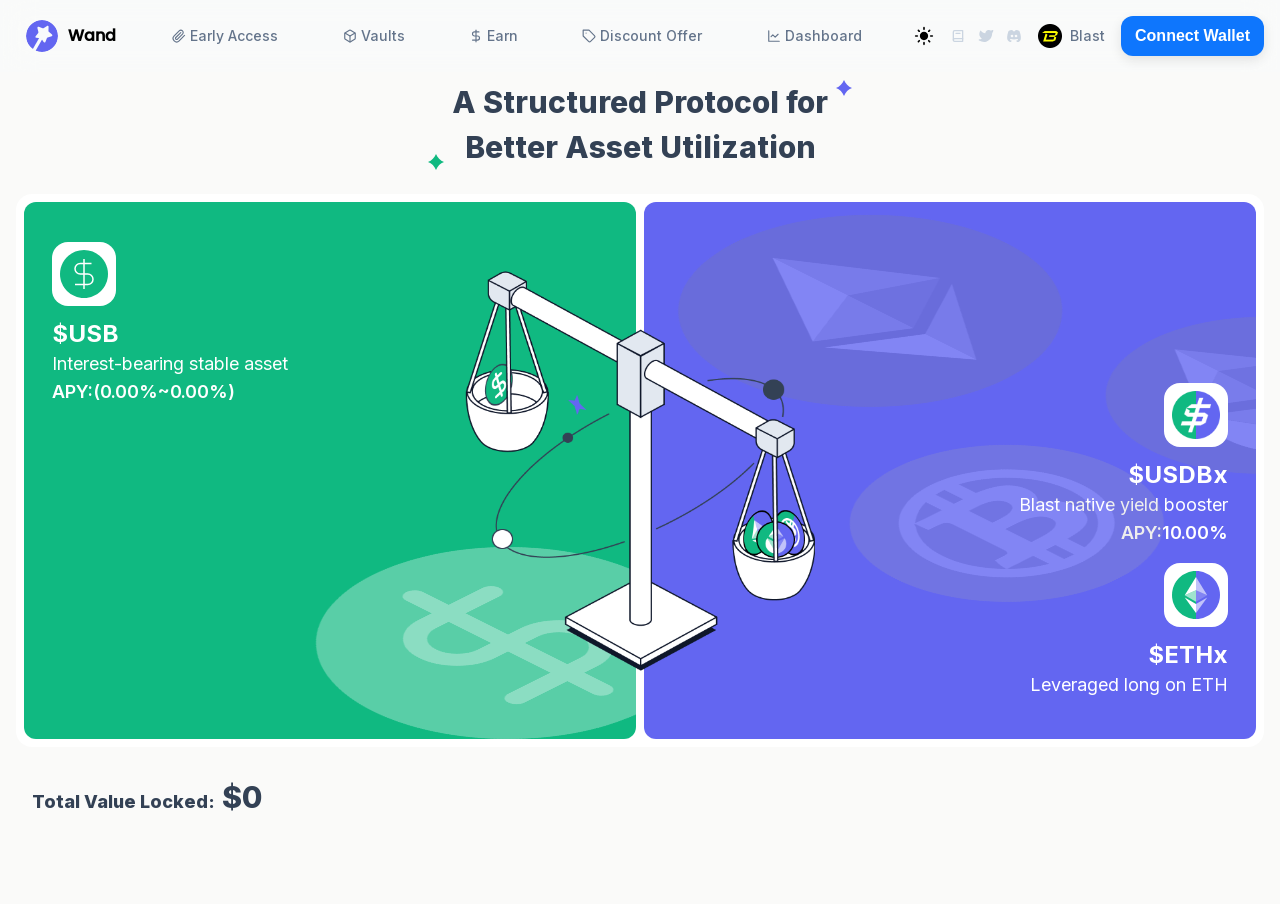
<file: index.html>
<!DOCTYPE html><html lang="en" class=""><head><meta charSet="utf-8"/><meta name="viewport" content="width=device-width, initial-scale=1"/><link rel="preload" href="/_next/static/media/a34f9d1faa5f3315-s.p.woff2" as="font" crossorigin="" type="font/woff2"/><link rel="stylesheet" href="/_next/static/css/dcca206657de4145.css" crossorigin="" data-precedence="next"/><link rel="stylesheet" href="/_next/static/css/d9ebfb099fe50fed.css" crossorigin="" data-precedence="next"/><link rel="preload" as="script" fetchPriority="low" href="/_next/static/chunks/webpack-a6c4b67c2eee96c6.js" crossorigin=""/><script src="/_next/static/chunks/fd9d1056-bbbce4fc274b6f67.js" async="" crossorigin=""></script><script src="/_next/static/chunks/2472-f74fed56b708222f.js" async="" crossorigin=""></script><script src="/_next/static/chunks/main-app-3ff343a12f30b49c.js" async="" crossorigin=""></script><script src="/_next/static/chunks/e37a0b60-b436cec589ebdecd.js" async=""></script><script src="/_next/static/chunks/bc9c3264-adae20e22cc8a1fc.js" async=""></script><script src="/_next/static/chunks/12038df7-e0c75b9aa3630596.js" async=""></script><script src="/_next/static/chunks/4e88bc13-a644ba649ee0bb9a.js" async=""></script><script src="/_next/static/chunks/737dfa3e-17c03d528fd3e270.js" async=""></script><script src="/_next/static/chunks/48507feb-85d7291970c8357b.js" async=""></script><script src="/_next/static/chunks/498-64f31aa6fe310ced.js" async=""></script><script src="/_next/static/chunks/5258-2475d0302246f610.js" async=""></script><script src="/_next/static/chunks/911-0ef1a135912de6cf.js" async=""></script><script src="/_next/static/chunks/6691-496fcdb234e4f0d2.js" async=""></script><script src="/_next/static/chunks/9622-60ee8d2e8cc532de.js" async=""></script><script src="/_next/static/chunks/8712-6329c91a806dbb31.js" async=""></script><script src="/_next/static/chunks/4974-788b99e733d0dab1.js" async=""></script><script src="/_next/static/chunks/5077-1c1987e5837afc63.js" async=""></script><script src="/_next/static/chunks/8977-b1a2a09d73c7342c.js" async=""></script><script src="/_next/static/chunks/app/layout-d15f4f49b3d57a41.js" async=""></script><script src="/_next/static/chunks/8920-a85db59dfde88d8c.js" async=""></script><script src="/_next/static/chunks/app/page-42942d53c44d5bea.js" async=""></script><title>Wand Finance</title><meta name="description" content="Generated by create next app"/><link rel="icon" href="/icon.png?e059c53c24c855a8" type="image/png" sizes="32x32"/><meta name="next-size-adjust"/><script src="/_next/static/chunks/polyfills-c67a75d1b6f99dc8.js" crossorigin="" noModule=""></script></head><body class="__className_36bd41 bg-stone-50 dark:bg-slate-950 dark:text-slate-50"><div id="tooltip-root" class="fixed left-0 top-0 z-[60]"></div><script src="/_next/static/chunks/webpack-a6c4b67c2eee96c6.js" crossorigin="" async=""></script><script>(self.__next_f=self.__next_f||[]).push([0]);self.__next_f.push([2,null])</script><script>self.__next_f.push([1,"1:HL[\"/_next/static/media/a34f9d1faa5f3315-s.p.woff2\",\"font\",{\"crossOrigin\":\"\",\"type\":\"font/woff2\"}]\n2:HL[\"/_next/static/css/dcca206657de4145.css\",\"style\",{\"crossOrigin\":\"\"}]\n3:HL[\"/_next/static/css/d9ebfb099fe50fed.css\",\"style\",{\"crossOrigin\":\"\"}]\n0:\"$L4\"\n"])</script><script>self.__next_f.push([1,"5:I[33728,[],\"\"]\n7:I[29928,[],\"\"]\n"])</script><script>self.__next_f.push([1,"8:I[24635,[\"1866\",\"static/chunks/e37a0b60-b436cec589ebdecd.js\",\"1582\",\"static/chunks/bc9c3264-adae20e22cc8a1fc.js\",\"2400\",\"static/chunks/12038df7-e0c75b9aa3630596.js\",\"9472\",\"static/chunks/4e88bc13-a644ba649ee0bb9a.js\",\"3033\",\"static/chunks/737dfa3e-17c03d528fd3e270.js\",\"1465\",\"static/chunks/48507feb-85d7291970c8357b.js\",\"498\",\"static/chunks/498-64f31aa6fe310ced.js\",\"5258\",\"static/chunks/5258-2475d0302246f610.js\",\"911\",\"static/chunks/911-0ef1a135912de6cf.js\",\"6691\",\"static/chunks/6691-496fcdb234e4f0d2.js\",\"9622\",\"static/chunks/9622-60ee8d2e8cc532de.js\",\"8712\",\"static/chunks/8712-6329c91a806dbb31.js\",\"4974\",\"static/chunks/4974-788b99e733d0dab1.js\",\"5077\",\"static/chunks/5077-1c1987e5837afc63.js\",\"8977\",\"static/chunks/8977-b1a2a09d73c7342c.js\",\"3185\",\"static/chunks/app/layout-d15f4f49b3d57a41.js\"],\"\"]\n"])</script><script>self.__next_f.push([1,"9:I[56954,[],\"\"]\na:I[7264,[],\"\"]\nc:I[48297,[],\"\"]\nd:I[63356,[\"1866\",\"static/chunks/e37a0b60-b436cec589ebdecd.js\",\"498\",\"static/chunks/498-64f31aa6fe310ced.js\",\"5258\",\"static/chunks/5258-2475d0302246f610.js\",\"6691\",\"static/chunks/6691-496fcdb234e4f0d2.js\",\"8920\",\"static/chunks/8920-a85db59dfde88d8c.js\",\"5077\",\"static/chunks/5077-1c1987e5837afc63.js\",\"8977\",\"static/chunks/8977-b1a2a09d73c7342c.js\",\"1931\",\"static/chunks/app/page-42942d53c44d5bea.js\"],\"\"]\n"])</script><script>self.__next_f.push([1,"4:[[[\"$\",\"link\",\"0\",{\"rel\":\"stylesheet\",\"href\":\"/_next/static/css/dcca206657de4145.css\",\"precedence\":\"next\",\"crossOrigin\":\"\"}],[\"$\",\"link\",\"1\",{\"rel\":\"stylesheet\",\"href\":\"/_next/static/css/d9ebfb099fe50fed.css\",\"precedence\":\"next\",\"crossOrigin\":\"\"}]],[\"$\",\"$L5\",null,{\"buildId\":\"Wjw94h9n9KGLP-BhVQCjk\",\"assetPrefix\":\"\",\"initialCanonicalUrl\":\"/\",\"initialTree\":[\"\",{\"children\":[\"__PAGE__\",{}]},\"$undefined\",\"$undefined\",true],\"initialHead\":[false,\"$L6\"],\"globalErrorComponent\":\"$7\",\"children\":[null,[\"$\",\"html\",null,{\"lang\":\"en\",\"className\":\"\",\"suppressHydrationWarning\":true,\"children\":[\"$\",\"body\",null,{\"className\":\"__className_36bd41 bg-stone-50 dark:bg-slate-950 dark:text-slate-50\",\"children\":[[\"$\",\"$L8\",null,{\"children\":[\"$\",\"$L9\",null,{\"parallelRouterKey\":\"children\",\"segmentPath\":[\"children\"],\"loading\":\"$undefined\",\"loadingStyles\":\"$undefined\",\"hasLoading\":false,\"error\":\"$undefined\",\"errorStyles\":\"$undefined\",\"template\":[\"$\",\"$La\",null,{}],\"templateStyles\":\"$undefined\",\"notFound\":[[\"$\",\"title\",null,{\"children\":\"404: This page could not be found.\"}],[\"$\",\"div\",null,{\"style\":{\"fontFamily\":\"system-ui,\\\"Segoe UI\\\",Roboto,Helvetica,Arial,sans-serif,\\\"Apple Color Emoji\\\",\\\"Segoe UI Emoji\\\"\",\"height\":\"100vh\",\"textAlign\":\"center\",\"display\":\"flex\",\"flexDirection\":\"column\",\"alignItems\":\"center\",\"justifyContent\":\"center\"},\"children\":[\"$\",\"div\",null,{\"children\":[[\"$\",\"style\",null,{\"dangerouslySetInnerHTML\":{\"__html\":\"body{color:#000;background:#fff;margin:0}.next-error-h1{border-right:1px solid rgba(0,0,0,.3)}@media (prefers-color-scheme:dark){body{color:#fff;background:#000}.next-error-h1{border-right:1px solid rgba(255,255,255,.3)}}\"}}],[\"$\",\"h1\",null,{\"className\":\"next-error-h1\",\"style\":{\"display\":\"inline-block\",\"margin\":\"0 20px 0 0\",\"padding\":\"0 23px 0 0\",\"fontSize\":24,\"fontWeight\":500,\"verticalAlign\":\"top\",\"lineHeight\":\"49px\"},\"children\":\"404\"}],[\"$\",\"div\",null,{\"style\":{\"display\":\"inline-block\"},\"children\":[\"$\",\"h2\",null,{\"style\":{\"fontSize\":14,\"fontWeight\":400,\"lineHeight\":\"49px\",\"margin\":0},\"children\":\"This page could not be found.\"}]}]]}]}]],\"notFoundStyles\":[],\"childProp\":{\"current\":[\"$Lb\",[\"$\",\"$Lc\",null,{\"propsForComponent\":{\"params\":{}},\"Component\":\"$d\",\"isStaticGeneration\":true}],null],\"segment\":\"__PAGE__\"},\"styles\":[]}]}],[\"$\",\"div\",null,{\"id\":\"tooltip-root\",\"className\":\"fixed left-0 top-0 z-[60]\"}]]}]}],null]}]]\n"])</script><script>self.__next_f.push([1,"6:[[\"$\",\"meta\",\"0\",{\"charSet\":\"utf-8\"}],[\"$\",\"title\",\"1\",{\"children\":\"Wand Finance\"}],[\"$\",\"meta\",\"2\",{\"name\":\"description\",\"content\":\"Generated by create next app\"}],[\"$\",\"meta\",\"3\",{\"name\":\"viewport\",\"content\":\"width=device-width, initial-scale=1\"}],[\"$\",\"link\",\"4\",{\"rel\":\"icon\",\"href\":\"/icon.png?e059c53c24c855a8\",\"type\":\"image/png\",\"sizes\":\"32x32\"}],[\"$\",\"meta\",\"5\",{\"name\":\"next-size-adjust\"}]]\nb:null\n"])</script></body></html>
</file>
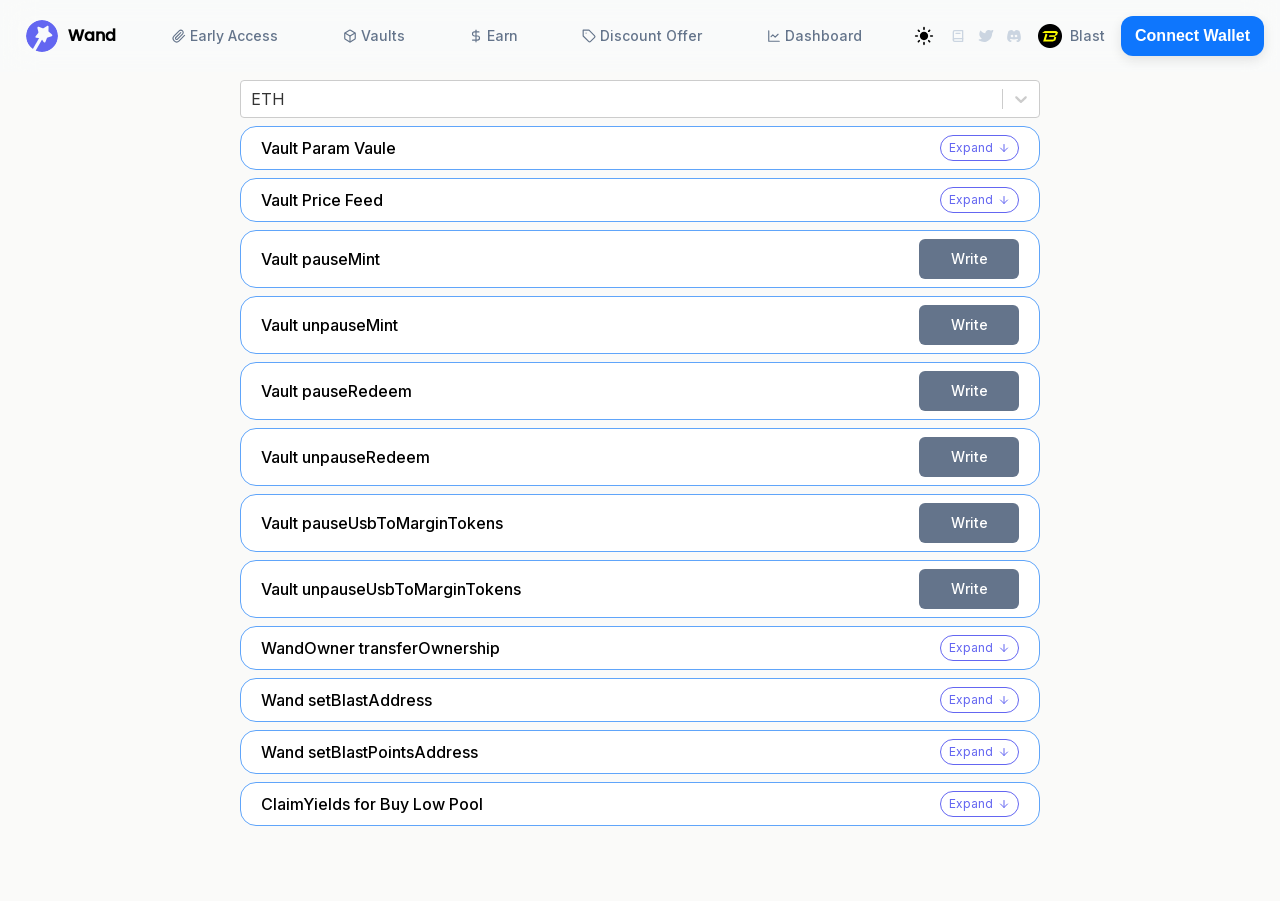
<file: admin.html>
<!DOCTYPE html><html lang="en" class=""><head><meta charSet="utf-8"/><meta name="viewport" content="width=device-width, initial-scale=1"/><link rel="preload" href="/_next/static/media/a34f9d1faa5f3315-s.p.woff2" as="font" crossorigin="" type="font/woff2"/><link rel="stylesheet" href="/_next/static/css/dcca206657de4145.css" crossorigin="" data-precedence="next"/><link rel="stylesheet" href="/_next/static/css/d9ebfb099fe50fed.css" crossorigin="" data-precedence="next"/><link rel="preload" as="script" fetchPriority="low" href="/_next/static/chunks/webpack-a6c4b67c2eee96c6.js" crossorigin=""/><script src="/_next/static/chunks/fd9d1056-bbbce4fc274b6f67.js" async="" crossorigin=""></script><script src="/_next/static/chunks/2472-f74fed56b708222f.js" async="" crossorigin=""></script><script src="/_next/static/chunks/main-app-3ff343a12f30b49c.js" async="" crossorigin=""></script><script src="/_next/static/chunks/e37a0b60-b436cec589ebdecd.js" async=""></script><script src="/_next/static/chunks/bc9c3264-adae20e22cc8a1fc.js" async=""></script><script src="/_next/static/chunks/12038df7-e0c75b9aa3630596.js" async=""></script><script src="/_next/static/chunks/4e88bc13-a644ba649ee0bb9a.js" async=""></script><script src="/_next/static/chunks/737dfa3e-17c03d528fd3e270.js" async=""></script><script src="/_next/static/chunks/48507feb-85d7291970c8357b.js" async=""></script><script src="/_next/static/chunks/498-64f31aa6fe310ced.js" async=""></script><script src="/_next/static/chunks/5258-2475d0302246f610.js" async=""></script><script src="/_next/static/chunks/911-0ef1a135912de6cf.js" async=""></script><script src="/_next/static/chunks/6691-496fcdb234e4f0d2.js" async=""></script><script src="/_next/static/chunks/9622-60ee8d2e8cc532de.js" async=""></script><script src="/_next/static/chunks/8712-6329c91a806dbb31.js" async=""></script><script src="/_next/static/chunks/4974-788b99e733d0dab1.js" async=""></script><script src="/_next/static/chunks/5077-1c1987e5837afc63.js" async=""></script><script src="/_next/static/chunks/8977-b1a2a09d73c7342c.js" async=""></script><script src="/_next/static/chunks/app/layout-d15f4f49b3d57a41.js" async=""></script><script src="/_next/static/chunks/5668-3fda05c5c941dcb9.js" async=""></script><script src="/_next/static/chunks/8920-a85db59dfde88d8c.js" async=""></script><script src="/_next/static/chunks/7418-bf582ebabfe457e3.js" async=""></script><script src="/_next/static/chunks/app/admin/page-285d85fb43964d12.js" async=""></script><title>Wand Finance</title><meta name="description" content="Generated by create next app"/><link rel="icon" href="/icon.png?e059c53c24c855a8" type="image/png" sizes="32x32"/><meta name="next-size-adjust"/><script src="/_next/static/chunks/polyfills-c67a75d1b6f99dc8.js" crossorigin="" noModule=""></script></head><body class="__className_36bd41 bg-stone-50 dark:bg-slate-950 dark:text-slate-50"><div id="tooltip-root" class="fixed left-0 top-0 z-[60]"></div><script src="/_next/static/chunks/webpack-a6c4b67c2eee96c6.js" crossorigin="" async=""></script><script>(self.__next_f=self.__next_f||[]).push([0]);self.__next_f.push([2,null])</script><script>self.__next_f.push([1,"1:HL[\"/_next/static/media/a34f9d1faa5f3315-s.p.woff2\",\"font\",{\"crossOrigin\":\"\",\"type\":\"font/woff2\"}]\n2:HL[\"/_next/static/css/dcca206657de4145.css\",\"style\",{\"crossOrigin\":\"\"}]\n3:HL[\"/_next/static/css/d9ebfb099fe50fed.css\",\"style\",{\"crossOrigin\":\"\"}]\n0:\"$L4\"\n"])</script><script>self.__next_f.push([1,"5:I[33728,[],\"\"]\n7:I[29928,[],\"\"]\n"])</script><script>self.__next_f.push([1,"8:I[24635,[\"1866\",\"static/chunks/e37a0b60-b436cec589ebdecd.js\",\"1582\",\"static/chunks/bc9c3264-adae20e22cc8a1fc.js\",\"2400\",\"static/chunks/12038df7-e0c75b9aa3630596.js\",\"9472\",\"static/chunks/4e88bc13-a644ba649ee0bb9a.js\",\"3033\",\"static/chunks/737dfa3e-17c03d528fd3e270.js\",\"1465\",\"static/chunks/48507feb-85d7291970c8357b.js\",\"498\",\"static/chunks/498-64f31aa6fe310ced.js\",\"5258\",\"static/chunks/5258-2475d0302246f610.js\",\"911\",\"static/chunks/911-0ef1a135912de6cf.js\",\"6691\",\"static/chunks/6691-496fcdb234e4f0d2.js\",\"9622\",\"static/chunks/9622-60ee8d2e8cc532de.js\",\"8712\",\"static/chunks/8712-6329c91a806dbb31.js\",\"4974\",\"static/chunks/4974-788b99e733d0dab1.js\",\"5077\",\"static/chunks/5077-1c1987e5837afc63.js\",\"8977\",\"static/chunks/8977-b1a2a09d73c7342c.js\",\"3185\",\"static/chunks/app/layout-d15f4f49b3d57a41.js\"],\"\"]\n"])</script><script>self.__next_f.push([1,"9:I[56954,[],\"\"]\na:I[7264,[],\"\"]\nc:I[48297,[],\"\"]\nd:I[5970,[\"1866\",\"static/chunks/e37a0b60-b436cec589ebdecd.js\",\"498\",\"static/chunks/498-64f31aa6fe310ced.js\",\"5668\",\"static/chunks/5668-3fda05c5c941dcb9.js\",\"8920\",\"static/chunks/8920-a85db59dfde88d8c.js\",\"7418\",\"static/chunks/7418-bf582ebabfe457e3.js\",\"5077\",\"static/chunks/5077-1c1987e5837afc63.js\",\"3\",\"static/chunks/app/admin/page-285d85fb43964d12.js\"],\"\"]\n"])</script><script>self.__next_f.push([1,"4:[[[\"$\",\"link\",\"0\",{\"rel\":\"stylesheet\",\"href\":\"/_next/static/css/dcca206657de4145.css\",\"precedence\":\"next\",\"crossOrigin\":\"\"}],[\"$\",\"link\",\"1\",{\"rel\":\"stylesheet\",\"href\":\"/_next/static/css/d9ebfb099fe50fed.css\",\"precedence\":\"next\",\"crossOrigin\":\"\"}]],[\"$\",\"$L5\",null,{\"buildId\":\"Wjw94h9n9KGLP-BhVQCjk\",\"assetPrefix\":\"\",\"initialCanonicalUrl\":\"/admin\",\"initialTree\":[\"\",{\"children\":[\"admin\",{\"children\":[\"__PAGE__\",{}]}]},\"$undefined\",\"$undefined\",true],\"initialHead\":[false,\"$L6\"],\"globalErrorComponent\":\"$7\",\"children\":[null,[\"$\",\"html\",null,{\"lang\":\"en\",\"className\":\"\",\"suppressHydrationWarning\":true,\"children\":[\"$\",\"body\",null,{\"className\":\"__className_36bd41 bg-stone-50 dark:bg-slate-950 dark:text-slate-50\",\"children\":[[\"$\",\"$L8\",null,{\"children\":[\"$\",\"$L9\",null,{\"parallelRouterKey\":\"children\",\"segmentPath\":[\"children\"],\"loading\":\"$undefined\",\"loadingStyles\":\"$undefined\",\"hasLoading\":false,\"error\":\"$undefined\",\"errorStyles\":\"$undefined\",\"template\":[\"$\",\"$La\",null,{}],\"templateStyles\":\"$undefined\",\"notFound\":[[\"$\",\"title\",null,{\"children\":\"404: This page could not be found.\"}],[\"$\",\"div\",null,{\"style\":{\"fontFamily\":\"system-ui,\\\"Segoe UI\\\",Roboto,Helvetica,Arial,sans-serif,\\\"Apple Color Emoji\\\",\\\"Segoe UI Emoji\\\"\",\"height\":\"100vh\",\"textAlign\":\"center\",\"display\":\"flex\",\"flexDirection\":\"column\",\"alignItems\":\"center\",\"justifyContent\":\"center\"},\"children\":[\"$\",\"div\",null,{\"children\":[[\"$\",\"style\",null,{\"dangerouslySetInnerHTML\":{\"__html\":\"body{color:#000;background:#fff;margin:0}.next-error-h1{border-right:1px solid rgba(0,0,0,.3)}@media (prefers-color-scheme:dark){body{color:#fff;background:#000}.next-error-h1{border-right:1px solid rgba(255,255,255,.3)}}\"}}],[\"$\",\"h1\",null,{\"className\":\"next-error-h1\",\"style\":{\"display\":\"inline-block\",\"margin\":\"0 20px 0 0\",\"padding\":\"0 23px 0 0\",\"fontSize\":24,\"fontWeight\":500,\"verticalAlign\":\"top\",\"lineHeight\":\"49px\"},\"children\":\"404\"}],[\"$\",\"div\",null,{\"style\":{\"display\":\"inline-block\"},\"children\":[\"$\",\"h2\",null,{\"style\":{\"fontSize\":14,\"fontWeight\":400,\"lineHeight\":\"49px\",\"margin\":0},\"children\":\"This page could not be found.\"}]}]]}]}]],\"notFoundStyles\":[],\"childProp\":{\"current\":[\"$\",\"$L9\",null,{\"parallelRouterKey\":\"children\",\"segmentPath\":[\"children\",\"admin\",\"children\"],\"loading\":\"$undefined\",\"loadingStyles\":\"$undefined\",\"hasLoading\":false,\"error\":\"$undefined\",\"errorStyles\":\"$undefined\",\"template\":[\"$\",\"$La\",null,{}],\"templateStyles\":\"$undefined\",\"notFound\":\"$undefined\",\"notFoundStyles\":\"$undefined\",\"childProp\":{\"current\":[\"$Lb\",[\"$\",\"$Lc\",null,{\"propsForComponent\":{\"params\":{}},\"Component\":\"$d\",\"isStaticGeneration\":true}],null],\"segment\":\"__PAGE__\"},\"styles\":[]}],\"segment\":\"admin\"},\"styles\":[]}]}],[\"$\",\"div\",null,{\"id\":\"tooltip-root\",\"className\":\"fixed left-0 top-0 z-[60]\"}]]}]}],null]}]]\n"])</script><script>self.__next_f.push([1,"6:[[\"$\",\"meta\",\"0\",{\"charSet\":\"utf-8\"}],[\"$\",\"title\",\"1\",{\"children\":\"Wand Finance\"}],[\"$\",\"meta\",\"2\",{\"name\":\"description\",\"content\":\"Generated by create next app\"}],[\"$\",\"meta\",\"3\",{\"name\":\"viewport\",\"content\":\"width=device-width, initial-scale=1\"}],[\"$\",\"link\",\"4\",{\"rel\":\"icon\",\"href\":\"/icon.png?e059c53c24c855a8\",\"type\":\"image/png\",\"sizes\":\"32x32\"}],[\"$\",\"meta\",\"5\",{\"name\":\"next-size-adjust\"}]]\nb:null\n"])</script></body></html>
</file>
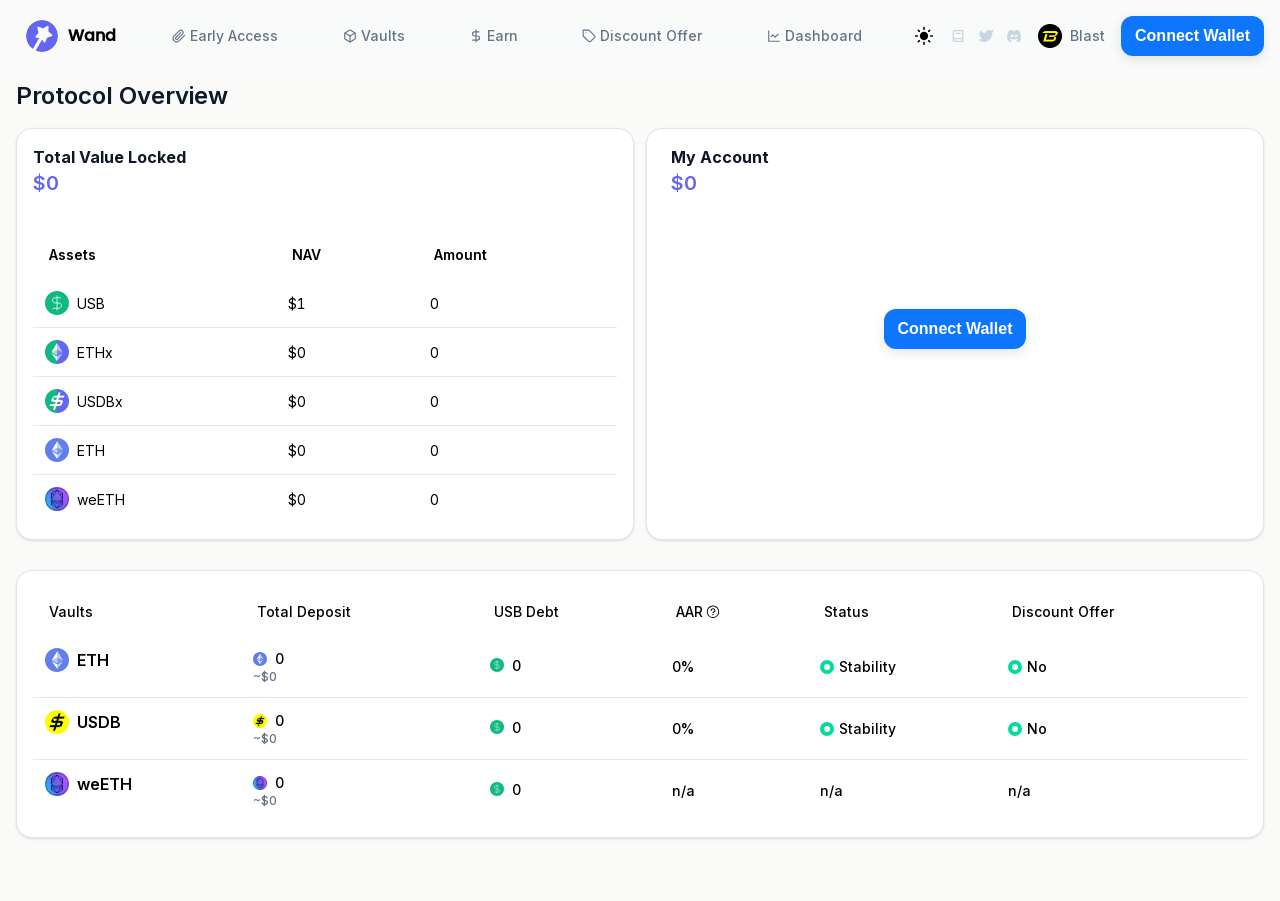
<file: dashboard.html>
<!DOCTYPE html><html lang="en" class=""><head><meta charSet="utf-8"/><meta name="viewport" content="width=device-width, initial-scale=1"/><link rel="preload" href="/_next/static/media/a34f9d1faa5f3315-s.p.woff2" as="font" crossorigin="" type="font/woff2"/><link rel="stylesheet" href="/_next/static/css/dcca206657de4145.css" crossorigin="" data-precedence="next"/><link rel="stylesheet" href="/_next/static/css/d9ebfb099fe50fed.css" crossorigin="" data-precedence="next"/><link rel="preload" as="script" fetchPriority="low" href="/_next/static/chunks/webpack-a6c4b67c2eee96c6.js" crossorigin=""/><script src="/_next/static/chunks/fd9d1056-bbbce4fc274b6f67.js" async="" crossorigin=""></script><script src="/_next/static/chunks/2472-f74fed56b708222f.js" async="" crossorigin=""></script><script src="/_next/static/chunks/main-app-3ff343a12f30b49c.js" async="" crossorigin=""></script><script src="/_next/static/chunks/e37a0b60-b436cec589ebdecd.js" async=""></script><script src="/_next/static/chunks/bc9c3264-adae20e22cc8a1fc.js" async=""></script><script src="/_next/static/chunks/12038df7-e0c75b9aa3630596.js" async=""></script><script src="/_next/static/chunks/4e88bc13-a644ba649ee0bb9a.js" async=""></script><script src="/_next/static/chunks/737dfa3e-17c03d528fd3e270.js" async=""></script><script src="/_next/static/chunks/48507feb-85d7291970c8357b.js" async=""></script><script src="/_next/static/chunks/498-64f31aa6fe310ced.js" async=""></script><script src="/_next/static/chunks/5258-2475d0302246f610.js" async=""></script><script src="/_next/static/chunks/911-0ef1a135912de6cf.js" async=""></script><script src="/_next/static/chunks/6691-496fcdb234e4f0d2.js" async=""></script><script src="/_next/static/chunks/9622-60ee8d2e8cc532de.js" async=""></script><script src="/_next/static/chunks/8712-6329c91a806dbb31.js" async=""></script><script src="/_next/static/chunks/4974-788b99e733d0dab1.js" async=""></script><script src="/_next/static/chunks/5077-1c1987e5837afc63.js" async=""></script><script src="/_next/static/chunks/8977-b1a2a09d73c7342c.js" async=""></script><script src="/_next/static/chunks/app/layout-d15f4f49b3d57a41.js" async=""></script><script src="/_next/static/chunks/b5c10047-d713777c5a6650f1.js" async=""></script><script src="/_next/static/chunks/5224-ad5fadd720f29949.js" async=""></script><script src="/_next/static/chunks/app/dashboard/page-85a283adcae192d8.js" async=""></script><title>Wand Finance</title><meta name="description" content="Generated by create next app"/><link rel="icon" href="/icon.png?e059c53c24c855a8" type="image/png" sizes="32x32"/><meta name="next-size-adjust"/><script src="/_next/static/chunks/polyfills-c67a75d1b6f99dc8.js" crossorigin="" noModule=""></script></head><body class="__className_36bd41 bg-stone-50 dark:bg-slate-950 dark:text-slate-50"><div id="tooltip-root" class="fixed left-0 top-0 z-[60]"></div><script src="/_next/static/chunks/webpack-a6c4b67c2eee96c6.js" crossorigin="" async=""></script><script>(self.__next_f=self.__next_f||[]).push([0]);self.__next_f.push([2,null])</script><script>self.__next_f.push([1,"1:HL[\"/_next/static/media/a34f9d1faa5f3315-s.p.woff2\",\"font\",{\"crossOrigin\":\"\",\"type\":\"font/woff2\"}]\n2:HL[\"/_next/static/css/dcca206657de4145.css\",\"style\",{\"crossOrigin\":\"\"}]\n3:HL[\"/_next/static/css/d9ebfb099fe50fed.css\",\"style\",{\"crossOrigin\":\"\"}]\n0:\"$L4\"\n"])</script><script>self.__next_f.push([1,"5:I[33728,[],\"\"]\n7:I[29928,[],\"\"]\n"])</script><script>self.__next_f.push([1,"8:I[24635,[\"1866\",\"static/chunks/e37a0b60-b436cec589ebdecd.js\",\"1582\",\"static/chunks/bc9c3264-adae20e22cc8a1fc.js\",\"2400\",\"static/chunks/12038df7-e0c75b9aa3630596.js\",\"9472\",\"static/chunks/4e88bc13-a644ba649ee0bb9a.js\",\"3033\",\"static/chunks/737dfa3e-17c03d528fd3e270.js\",\"1465\",\"static/chunks/48507feb-85d7291970c8357b.js\",\"498\",\"static/chunks/498-64f31aa6fe310ced.js\",\"5258\",\"static/chunks/5258-2475d0302246f610.js\",\"911\",\"static/chunks/911-0ef1a135912de6cf.js\",\"6691\",\"static/chunks/6691-496fcdb234e4f0d2.js\",\"9622\",\"static/chunks/9622-60ee8d2e8cc532de.js\",\"8712\",\"static/chunks/8712-6329c91a806dbb31.js\",\"4974\",\"static/chunks/4974-788b99e733d0dab1.js\",\"5077\",\"static/chunks/5077-1c1987e5837afc63.js\",\"8977\",\"static/chunks/8977-b1a2a09d73c7342c.js\",\"3185\",\"static/chunks/app/layout-d15f4f49b3d57a41.js\"],\"\"]\n"])</script><script>self.__next_f.push([1,"9:I[56954,[],\"\"]\na:I[7264,[],\"\"]\nc:I[48297,[],\"\"]\n"])</script><script>self.__next_f.push([1,"d:I[52616,[\"1866\",\"static/chunks/e37a0b60-b436cec589ebdecd.js\",\"9472\",\"static/chunks/4e88bc13-a644ba649ee0bb9a.js\",\"1787\",\"static/chunks/b5c10047-d713777c5a6650f1.js\",\"498\",\"static/chunks/498-64f31aa6fe310ced.js\",\"5258\",\"static/chunks/5258-2475d0302246f610.js\",\"911\",\"static/chunks/911-0ef1a135912de6cf.js\",\"6691\",\"static/chunks/6691-496fcdb234e4f0d2.js\",\"9622\",\"static/chunks/9622-60ee8d2e8cc532de.js\",\"5224\",\"static/chunks/5224-ad5fadd720f29949.js\",\"5077\",\"static/chunks/5077-1c1987e5837afc63.js\",\"8977\",\"static/chunks/8977-b1a2a09d73c7342c.js\",\"7702\",\"static/chunks/app/dashboard/page-85a283adcae192d8.js\"],\"\"]\n"])</script><script>self.__next_f.push([1,"4:[[[\"$\",\"link\",\"0\",{\"rel\":\"stylesheet\",\"href\":\"/_next/static/css/dcca206657de4145.css\",\"precedence\":\"next\",\"crossOrigin\":\"\"}],[\"$\",\"link\",\"1\",{\"rel\":\"stylesheet\",\"href\":\"/_next/static/css/d9ebfb099fe50fed.css\",\"precedence\":\"next\",\"crossOrigin\":\"\"}]],[\"$\",\"$L5\",null,{\"buildId\":\"Wjw94h9n9KGLP-BhVQCjk\",\"assetPrefix\":\"\",\"initialCanonicalUrl\":\"/dashboard\",\"initialTree\":[\"\",{\"children\":[\"dashboard\",{\"children\":[\"__PAGE__\",{}]}]},\"$undefined\",\"$undefined\",true],\"initialHead\":[false,\"$L6\"],\"globalErrorComponent\":\"$7\",\"children\":[null,[\"$\",\"html\",null,{\"lang\":\"en\",\"className\":\"\",\"suppressHydrationWarning\":true,\"children\":[\"$\",\"body\",null,{\"className\":\"__className_36bd41 bg-stone-50 dark:bg-slate-950 dark:text-slate-50\",\"children\":[[\"$\",\"$L8\",null,{\"children\":[\"$\",\"$L9\",null,{\"parallelRouterKey\":\"children\",\"segmentPath\":[\"children\"],\"loading\":\"$undefined\",\"loadingStyles\":\"$undefined\",\"hasLoading\":false,\"error\":\"$undefined\",\"errorStyles\":\"$undefined\",\"template\":[\"$\",\"$La\",null,{}],\"templateStyles\":\"$undefined\",\"notFound\":[[\"$\",\"title\",null,{\"children\":\"404: This page could not be found.\"}],[\"$\",\"div\",null,{\"style\":{\"fontFamily\":\"system-ui,\\\"Segoe UI\\\",Roboto,Helvetica,Arial,sans-serif,\\\"Apple Color Emoji\\\",\\\"Segoe UI Emoji\\\"\",\"height\":\"100vh\",\"textAlign\":\"center\",\"display\":\"flex\",\"flexDirection\":\"column\",\"alignItems\":\"center\",\"justifyContent\":\"center\"},\"children\":[\"$\",\"div\",null,{\"children\":[[\"$\",\"style\",null,{\"dangerouslySetInnerHTML\":{\"__html\":\"body{color:#000;background:#fff;margin:0}.next-error-h1{border-right:1px solid rgba(0,0,0,.3)}@media (prefers-color-scheme:dark){body{color:#fff;background:#000}.next-error-h1{border-right:1px solid rgba(255,255,255,.3)}}\"}}],[\"$\",\"h1\",null,{\"className\":\"next-error-h1\",\"style\":{\"display\":\"inline-block\",\"margin\":\"0 20px 0 0\",\"padding\":\"0 23px 0 0\",\"fontSize\":24,\"fontWeight\":500,\"verticalAlign\":\"top\",\"lineHeight\":\"49px\"},\"children\":\"404\"}],[\"$\",\"div\",null,{\"style\":{\"display\":\"inline-block\"},\"children\":[\"$\",\"h2\",null,{\"style\":{\"fontSize\":14,\"fontWeight\":400,\"lineHeight\":\"49px\",\"margin\":0},\"children\":\"This page could not be found.\"}]}]]}]}]],\"notFoundStyles\":[],\"childProp\":{\"current\":[\"$\",\"$L9\",null,{\"parallelRouterKey\":\"children\",\"segmentPath\":[\"children\",\"dashboard\",\"children\"],\"loading\":\"$undefined\",\"loadingStyles\":\"$undefined\",\"hasLoading\":false,\"error\":\"$undefined\",\"errorStyles\":\"$undefined\",\"template\":[\"$\",\"$La\",null,{}],\"templateStyles\":\"$undefined\",\"notFound\":\"$undefined\",\"notFoundStyles\":\"$undefined\",\"childProp\":{\"current\":[\"$Lb\",[\"$\",\"$Lc\",null,{\"propsForComponent\":{\"params\":{}},\"Component\":\"$d\",\"isStaticGeneration\":true}],null],\"segment\":\"__PAGE__\"},\"styles\":[]}],\"segment\":\"dashboard\"},\"styles\":[]}]}],[\"$\",\"div\",null,{\"id\":\"tooltip-root\",\"className\":\"fixed left-0 top-0 z-[60]\"}]]}]}],null]}]]\n"])</script><script>self.__next_f.push([1,"6:[[\"$\",\"meta\",\"0\",{\"charSet\":\"utf-8\"}],[\"$\",\"title\",\"1\",{\"children\":\"Wand Finance\"}],[\"$\",\"meta\",\"2\",{\"name\":\"description\",\"content\":\"Generated by create next app\"}],[\"$\",\"meta\",\"3\",{\"name\":\"viewport\",\"content\":\"width=device-width, initial-scale=1\"}],[\"$\",\"link\",\"4\",{\"rel\":\"icon\",\"href\":\"/icon.png?e059c53c24c855a8\",\"type\":\"image/png\",\"sizes\":\"32x32\"}],[\"$\",\"meta\",\"5\",{\"name\":\"next-size-adjust\"}]]\nb:null\n"])</script></body></html>
</file>
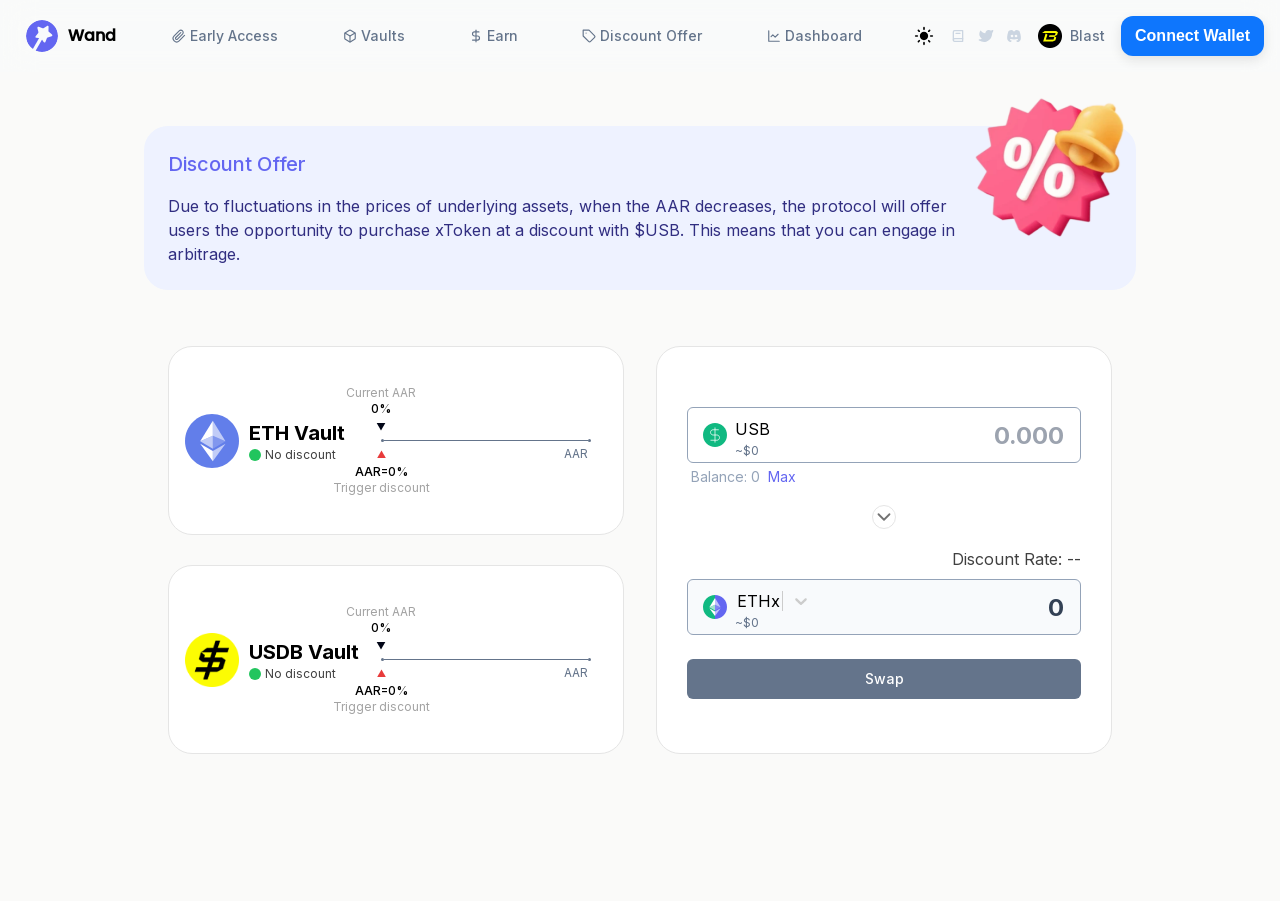
<file: discount.html>
<!DOCTYPE html><html lang="en" class=""><head><meta charSet="utf-8"/><meta name="viewport" content="width=device-width, initial-scale=1"/><link rel="preload" href="/_next/static/media/a34f9d1faa5f3315-s.p.woff2" as="font" crossorigin="" type="font/woff2"/><link rel="stylesheet" href="/_next/static/css/dcca206657de4145.css" crossorigin="" data-precedence="next"/><link rel="stylesheet" href="/_next/static/css/d9ebfb099fe50fed.css" crossorigin="" data-precedence="next"/><link rel="preload" as="script" fetchPriority="low" href="/_next/static/chunks/webpack-a6c4b67c2eee96c6.js" crossorigin=""/><script src="/_next/static/chunks/fd9d1056-bbbce4fc274b6f67.js" async="" crossorigin=""></script><script src="/_next/static/chunks/2472-f74fed56b708222f.js" async="" crossorigin=""></script><script src="/_next/static/chunks/main-app-3ff343a12f30b49c.js" async="" crossorigin=""></script><script src="/_next/static/chunks/e37a0b60-b436cec589ebdecd.js" async=""></script><script src="/_next/static/chunks/bc9c3264-adae20e22cc8a1fc.js" async=""></script><script src="/_next/static/chunks/12038df7-e0c75b9aa3630596.js" async=""></script><script src="/_next/static/chunks/4e88bc13-a644ba649ee0bb9a.js" async=""></script><script src="/_next/static/chunks/737dfa3e-17c03d528fd3e270.js" async=""></script><script src="/_next/static/chunks/48507feb-85d7291970c8357b.js" async=""></script><script src="/_next/static/chunks/498-64f31aa6fe310ced.js" async=""></script><script src="/_next/static/chunks/5258-2475d0302246f610.js" async=""></script><script src="/_next/static/chunks/911-0ef1a135912de6cf.js" async=""></script><script src="/_next/static/chunks/6691-496fcdb234e4f0d2.js" async=""></script><script src="/_next/static/chunks/9622-60ee8d2e8cc532de.js" async=""></script><script src="/_next/static/chunks/8712-6329c91a806dbb31.js" async=""></script><script src="/_next/static/chunks/4974-788b99e733d0dab1.js" async=""></script><script src="/_next/static/chunks/5077-1c1987e5837afc63.js" async=""></script><script src="/_next/static/chunks/8977-b1a2a09d73c7342c.js" async=""></script><script src="/_next/static/chunks/app/layout-d15f4f49b3d57a41.js" async=""></script><script src="/_next/static/chunks/5668-3fda05c5c941dcb9.js" async=""></script><script src="/_next/static/chunks/app/discount/page-3f4512191c94b0be.js" async=""></script><title>Wand Finance</title><meta name="description" content="Generated by create next app"/><link rel="icon" href="/icon.png?e059c53c24c855a8" type="image/png" sizes="32x32"/><meta name="next-size-adjust"/><script src="/_next/static/chunks/polyfills-c67a75d1b6f99dc8.js" crossorigin="" noModule=""></script></head><body class="__className_36bd41 bg-stone-50 dark:bg-slate-950 dark:text-slate-50"><div id="tooltip-root" class="fixed left-0 top-0 z-[60]"></div><script src="/_next/static/chunks/webpack-a6c4b67c2eee96c6.js" crossorigin="" async=""></script><script>(self.__next_f=self.__next_f||[]).push([0]);self.__next_f.push([2,null])</script><script>self.__next_f.push([1,"1:HL[\"/_next/static/media/a34f9d1faa5f3315-s.p.woff2\",\"font\",{\"crossOrigin\":\"\",\"type\":\"font/woff2\"}]\n2:HL[\"/_next/static/css/dcca206657de4145.css\",\"style\",{\"crossOrigin\":\"\"}]\n3:HL[\"/_next/static/css/d9ebfb099fe50fed.css\",\"style\",{\"crossOrigin\":\"\"}]\n0:\"$L4\"\n"])</script><script>self.__next_f.push([1,"5:I[33728,[],\"\"]\n7:I[29928,[],\"\"]\n"])</script><script>self.__next_f.push([1,"8:I[24635,[\"1866\",\"static/chunks/e37a0b60-b436cec589ebdecd.js\",\"1582\",\"static/chunks/bc9c3264-adae20e22cc8a1fc.js\",\"2400\",\"static/chunks/12038df7-e0c75b9aa3630596.js\",\"9472\",\"static/chunks/4e88bc13-a644ba649ee0bb9a.js\",\"3033\",\"static/chunks/737dfa3e-17c03d528fd3e270.js\",\"1465\",\"static/chunks/48507feb-85d7291970c8357b.js\",\"498\",\"static/chunks/498-64f31aa6fe310ced.js\",\"5258\",\"static/chunks/5258-2475d0302246f610.js\",\"911\",\"static/chunks/911-0ef1a135912de6cf.js\",\"6691\",\"static/chunks/6691-496fcdb234e4f0d2.js\",\"9622\",\"static/chunks/9622-60ee8d2e8cc532de.js\",\"8712\",\"static/chunks/8712-6329c91a806dbb31.js\",\"4974\",\"static/chunks/4974-788b99e733d0dab1.js\",\"5077\",\"static/chunks/5077-1c1987e5837afc63.js\",\"8977\",\"static/chunks/8977-b1a2a09d73c7342c.js\",\"3185\",\"static/chunks/app/layout-d15f4f49b3d57a41.js\"],\"\"]\n"])</script><script>self.__next_f.push([1,"9:I[56954,[],\"\"]\na:I[7264,[],\"\"]\nc:I[48297,[],\"\"]\n"])</script><script>self.__next_f.push([1,"d:I[23159,[\"1866\",\"static/chunks/e37a0b60-b436cec589ebdecd.js\",\"1582\",\"static/chunks/bc9c3264-adae20e22cc8a1fc.js\",\"2400\",\"static/chunks/12038df7-e0c75b9aa3630596.js\",\"3033\",\"static/chunks/737dfa3e-17c03d528fd3e270.js\",\"498\",\"static/chunks/498-64f31aa6fe310ced.js\",\"5258\",\"static/chunks/5258-2475d0302246f610.js\",\"911\",\"static/chunks/911-0ef1a135912de6cf.js\",\"6691\",\"static/chunks/6691-496fcdb234e4f0d2.js\",\"5668\",\"static/chunks/5668-3fda05c5c941dcb9.js\",\"8712\",\"static/chunks/8712-6329c91a806dbb31.js\",\"5077\",\"static/chunks/5077-1c1987e5837afc63.js\",\"8977\",\"static/chunks/8977-b1a2a09d73c7342c.js\",\"2143\",\"static/chunks/app/discount/page-3f4512191c94b0be.js\"],\"\"]\n"])</script><script>self.__next_f.push([1,"4:[[[\"$\",\"link\",\"0\",{\"rel\":\"stylesheet\",\"href\":\"/_next/static/css/dcca206657de4145.css\",\"precedence\":\"next\",\"crossOrigin\":\"\"}],[\"$\",\"link\",\"1\",{\"rel\":\"stylesheet\",\"href\":\"/_next/static/css/d9ebfb099fe50fed.css\",\"precedence\":\"next\",\"crossOrigin\":\"\"}]],[\"$\",\"$L5\",null,{\"buildId\":\"Wjw94h9n9KGLP-BhVQCjk\",\"assetPrefix\":\"\",\"initialCanonicalUrl\":\"/discount\",\"initialTree\":[\"\",{\"children\":[\"discount\",{\"children\":[\"__PAGE__\",{}]}]},\"$undefined\",\"$undefined\",true],\"initialHead\":[false,\"$L6\"],\"globalErrorComponent\":\"$7\",\"children\":[null,[\"$\",\"html\",null,{\"lang\":\"en\",\"className\":\"\",\"suppressHydrationWarning\":true,\"children\":[\"$\",\"body\",null,{\"className\":\"__className_36bd41 bg-stone-50 dark:bg-slate-950 dark:text-slate-50\",\"children\":[[\"$\",\"$L8\",null,{\"children\":[\"$\",\"$L9\",null,{\"parallelRouterKey\":\"children\",\"segmentPath\":[\"children\"],\"loading\":\"$undefined\",\"loadingStyles\":\"$undefined\",\"hasLoading\":false,\"error\":\"$undefined\",\"errorStyles\":\"$undefined\",\"template\":[\"$\",\"$La\",null,{}],\"templateStyles\":\"$undefined\",\"notFound\":[[\"$\",\"title\",null,{\"children\":\"404: This page could not be found.\"}],[\"$\",\"div\",null,{\"style\":{\"fontFamily\":\"system-ui,\\\"Segoe UI\\\",Roboto,Helvetica,Arial,sans-serif,\\\"Apple Color Emoji\\\",\\\"Segoe UI Emoji\\\"\",\"height\":\"100vh\",\"textAlign\":\"center\",\"display\":\"flex\",\"flexDirection\":\"column\",\"alignItems\":\"center\",\"justifyContent\":\"center\"},\"children\":[\"$\",\"div\",null,{\"children\":[[\"$\",\"style\",null,{\"dangerouslySetInnerHTML\":{\"__html\":\"body{color:#000;background:#fff;margin:0}.next-error-h1{border-right:1px solid rgba(0,0,0,.3)}@media (prefers-color-scheme:dark){body{color:#fff;background:#000}.next-error-h1{border-right:1px solid rgba(255,255,255,.3)}}\"}}],[\"$\",\"h1\",null,{\"className\":\"next-error-h1\",\"style\":{\"display\":\"inline-block\",\"margin\":\"0 20px 0 0\",\"padding\":\"0 23px 0 0\",\"fontSize\":24,\"fontWeight\":500,\"verticalAlign\":\"top\",\"lineHeight\":\"49px\"},\"children\":\"404\"}],[\"$\",\"div\",null,{\"style\":{\"display\":\"inline-block\"},\"children\":[\"$\",\"h2\",null,{\"style\":{\"fontSize\":14,\"fontWeight\":400,\"lineHeight\":\"49px\",\"margin\":0},\"children\":\"This page could not be found.\"}]}]]}]}]],\"notFoundStyles\":[],\"childProp\":{\"current\":[\"$\",\"$L9\",null,{\"parallelRouterKey\":\"children\",\"segmentPath\":[\"children\",\"discount\",\"children\"],\"loading\":\"$undefined\",\"loadingStyles\":\"$undefined\",\"hasLoading\":false,\"error\":\"$undefined\",\"errorStyles\":\"$undefined\",\"template\":[\"$\",\"$La\",null,{}],\"templateStyles\":\"$undefined\",\"notFound\":\"$undefined\",\"notFoundStyles\":\"$undefined\",\"childProp\":{\"current\":[\"$Lb\",[\"$\",\"$Lc\",null,{\"propsForComponent\":{\"params\":{}},\"Component\":\"$d\",\"isStaticGeneration\":true}],null],\"segment\":\"__PAGE__\"},\"styles\":[]}],\"segment\":\"discount\"},\"styles\":[]}]}],[\"$\",\"div\",null,{\"id\":\"tooltip-root\",\"className\":\"fixed left-0 top-0 z-[60]\"}]]}]}],null]}]]\n"])</script><script>self.__next_f.push([1,"6:[[\"$\",\"meta\",\"0\",{\"charSet\":\"utf-8\"}],[\"$\",\"title\",\"1\",{\"children\":\"Wand Finance\"}],[\"$\",\"meta\",\"2\",{\"name\":\"description\",\"content\":\"Generated by create next app\"}],[\"$\",\"meta\",\"3\",{\"name\":\"viewport\",\"content\":\"width=device-width, initial-scale=1\"}],[\"$\",\"link\",\"4\",{\"rel\":\"icon\",\"href\":\"/icon.png?e059c53c24c855a8\",\"type\":\"image/png\",\"sizes\":\"32x32\"}],[\"$\",\"meta\",\"5\",{\"name\":\"next-size-adjust\"}]]\nb:null\n"])</script></body></html>
</file>
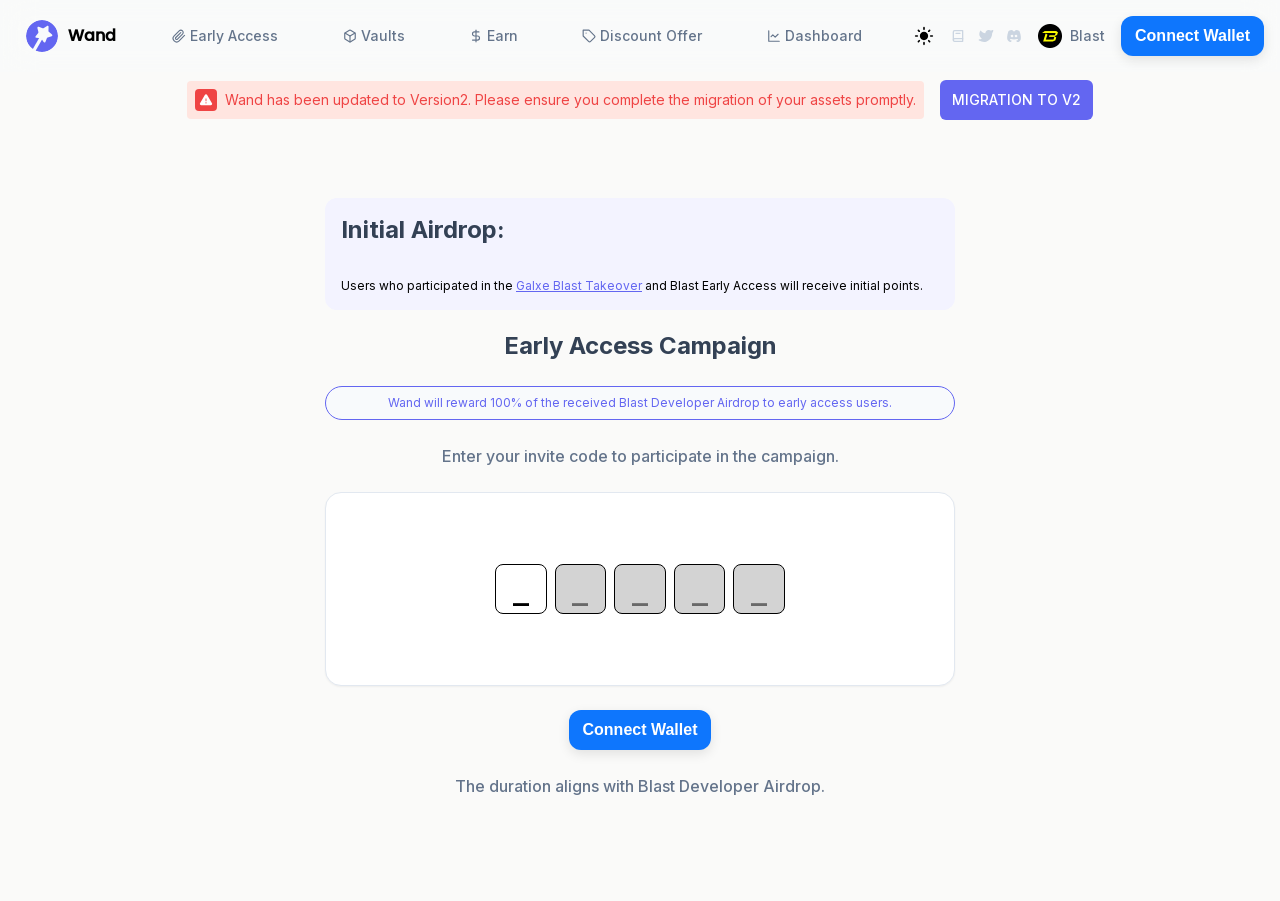
<file: early.html>
<!DOCTYPE html><html lang="en" class=""><head><meta charSet="utf-8"/><meta name="viewport" content="width=device-width, initial-scale=1"/><link rel="preload" href="/_next/static/media/a34f9d1faa5f3315-s.p.woff2" as="font" crossorigin="" type="font/woff2"/><link rel="stylesheet" href="/_next/static/css/dcca206657de4145.css" crossorigin="" data-precedence="next"/><link rel="stylesheet" href="/_next/static/css/d9ebfb099fe50fed.css" crossorigin="" data-precedence="next"/><link rel="preload" as="script" fetchPriority="low" href="/_next/static/chunks/webpack-a6c4b67c2eee96c6.js" crossorigin=""/><script src="/_next/static/chunks/fd9d1056-bbbce4fc274b6f67.js" async="" crossorigin=""></script><script src="/_next/static/chunks/2472-f74fed56b708222f.js" async="" crossorigin=""></script><script src="/_next/static/chunks/main-app-3ff343a12f30b49c.js" async="" crossorigin=""></script><script src="/_next/static/chunks/e37a0b60-b436cec589ebdecd.js" async=""></script><script src="/_next/static/chunks/bc9c3264-adae20e22cc8a1fc.js" async=""></script><script src="/_next/static/chunks/12038df7-e0c75b9aa3630596.js" async=""></script><script src="/_next/static/chunks/4e88bc13-a644ba649ee0bb9a.js" async=""></script><script src="/_next/static/chunks/737dfa3e-17c03d528fd3e270.js" async=""></script><script src="/_next/static/chunks/48507feb-85d7291970c8357b.js" async=""></script><script src="/_next/static/chunks/498-64f31aa6fe310ced.js" async=""></script><script src="/_next/static/chunks/5258-2475d0302246f610.js" async=""></script><script src="/_next/static/chunks/911-0ef1a135912de6cf.js" async=""></script><script src="/_next/static/chunks/6691-496fcdb234e4f0d2.js" async=""></script><script src="/_next/static/chunks/9622-60ee8d2e8cc532de.js" async=""></script><script src="/_next/static/chunks/8712-6329c91a806dbb31.js" async=""></script><script src="/_next/static/chunks/4974-788b99e733d0dab1.js" async=""></script><script src="/_next/static/chunks/5077-1c1987e5837afc63.js" async=""></script><script src="/_next/static/chunks/8977-b1a2a09d73c7342c.js" async=""></script><script src="/_next/static/chunks/app/layout-d15f4f49b3d57a41.js" async=""></script><script src="/_next/static/chunks/b5c10047-d713777c5a6650f1.js" async=""></script><script src="/_next/static/chunks/d622d42c-ccbab6c27dff5ee7.js" async=""></script><script src="/_next/static/chunks/5224-ad5fadd720f29949.js" async=""></script><script src="/_next/static/chunks/2321-2d4316a8fcd8aa84.js" async=""></script><script src="/_next/static/chunks/5548-42286310e873ad14.js" async=""></script><script src="/_next/static/chunks/app/early/page-5e3324a58e1f02ce.js" async=""></script><title>Wand Finance</title><meta name="description" content="Generated by create next app"/><link rel="icon" href="/icon.png?e059c53c24c855a8" type="image/png" sizes="32x32"/><meta name="next-size-adjust"/><script src="/_next/static/chunks/polyfills-c67a75d1b6f99dc8.js" crossorigin="" noModule=""></script></head><body class="__className_36bd41 bg-stone-50 dark:bg-slate-950 dark:text-slate-50"><div id="tooltip-root" class="fixed left-0 top-0 z-[60]"></div><script src="/_next/static/chunks/webpack-a6c4b67c2eee96c6.js" crossorigin="" async=""></script><script>(self.__next_f=self.__next_f||[]).push([0]);self.__next_f.push([2,null])</script><script>self.__next_f.push([1,"1:HL[\"/_next/static/media/a34f9d1faa5f3315-s.p.woff2\",\"font\",{\"crossOrigin\":\"\",\"type\":\"font/woff2\"}]\n2:HL[\"/_next/static/css/dcca206657de4145.css\",\"style\",{\"crossOrigin\":\"\"}]\n3:HL[\"/_next/static/css/d9ebfb099fe50fed.css\",\"style\",{\"crossOrigin\":\"\"}]\n0:\"$L4\"\n"])</script><script>self.__next_f.push([1,"5:I[33728,[],\"\"]\n7:I[29928,[],\"\"]\n"])</script><script>self.__next_f.push([1,"8:I[24635,[\"1866\",\"static/chunks/e37a0b60-b436cec589ebdecd.js\",\"1582\",\"static/chunks/bc9c3264-adae20e22cc8a1fc.js\",\"2400\",\"static/chunks/12038df7-e0c75b9aa3630596.js\",\"9472\",\"static/chunks/4e88bc13-a644ba649ee0bb9a.js\",\"3033\",\"static/chunks/737dfa3e-17c03d528fd3e270.js\",\"1465\",\"static/chunks/48507feb-85d7291970c8357b.js\",\"498\",\"static/chunks/498-64f31aa6fe310ced.js\",\"5258\",\"static/chunks/5258-2475d0302246f610.js\",\"911\",\"static/chunks/911-0ef1a135912de6cf.js\",\"6691\",\"static/chunks/6691-496fcdb234e4f0d2.js\",\"9622\",\"static/chunks/9622-60ee8d2e8cc532de.js\",\"8712\",\"static/chunks/8712-6329c91a806dbb31.js\",\"4974\",\"static/chunks/4974-788b99e733d0dab1.js\",\"5077\",\"static/chunks/5077-1c1987e5837afc63.js\",\"8977\",\"static/chunks/8977-b1a2a09d73c7342c.js\",\"3185\",\"static/chunks/app/layout-d15f4f49b3d57a41.js\"],\"\"]\n"])</script><script>self.__next_f.push([1,"9:I[56954,[],\"\"]\na:I[7264,[],\"\"]\nc:I[48297,[],\"\"]\n"])</script><script>self.__next_f.push([1,"d:I[31864,[\"1866\",\"static/chunks/e37a0b60-b436cec589ebdecd.js\",\"1582\",\"static/chunks/bc9c3264-adae20e22cc8a1fc.js\",\"2400\",\"static/chunks/12038df7-e0c75b9aa3630596.js\",\"9472\",\"static/chunks/4e88bc13-a644ba649ee0bb9a.js\",\"1787\",\"static/chunks/b5c10047-d713777c5a6650f1.js\",\"6169\",\"static/chunks/d622d42c-ccbab6c27dff5ee7.js\",\"498\",\"static/chunks/498-64f31aa6fe310ced.js\",\"5258\",\"static/chunks/5258-2475d0302246f610.js\",\"911\",\"static/chunks/911-0ef1a135912de6cf.js\",\"6691\",\"static/chunks/6691-496fcdb234e4f0d2.js\",\"9622\",\"static/chunks/9622-60ee8d2e8cc532de.js\",\"8712\",\"static/chunks/8712-6329c91a806dbb31.js\",\"5224\",\"static/chunks/5224-ad5fadd720f29949.js\",\"2321\",\"static/chunks/2321-2d4316a8fcd8aa84.js\",\"5077\",\"static/chunks/5077-1c1987e5837afc63.js\",\"8977\",\"static/chunks/8977-b1a2a09d73c7342c.js\",\"5548\",\"static/chunks/5548-42286310e873ad14.js\",\"77\",\"static/chunks/app/early/page-5e3324a58e1f02ce.js\"],\"\"]\n"])</script><script>self.__next_f.push([1,"4:[[[\"$\",\"link\",\"0\",{\"rel\":\"stylesheet\",\"href\":\"/_next/static/css/dcca206657de4145.css\",\"precedence\":\"next\",\"crossOrigin\":\"\"}],[\"$\",\"link\",\"1\",{\"rel\":\"stylesheet\",\"href\":\"/_next/static/css/d9ebfb099fe50fed.css\",\"precedence\":\"next\",\"crossOrigin\":\"\"}]],[\"$\",\"$L5\",null,{\"buildId\":\"Wjw94h9n9KGLP-BhVQCjk\",\"assetPrefix\":\"\",\"initialCanonicalUrl\":\"/early\",\"initialTree\":[\"\",{\"children\":[\"early\",{\"children\":[\"__PAGE__\",{}]}]},\"$undefined\",\"$undefined\",true],\"initialHead\":[false,\"$L6\"],\"globalErrorComponent\":\"$7\",\"children\":[null,[\"$\",\"html\",null,{\"lang\":\"en\",\"className\":\"\",\"suppressHydrationWarning\":true,\"children\":[\"$\",\"body\",null,{\"className\":\"__className_36bd41 bg-stone-50 dark:bg-slate-950 dark:text-slate-50\",\"children\":[[\"$\",\"$L8\",null,{\"children\":[\"$\",\"$L9\",null,{\"parallelRouterKey\":\"children\",\"segmentPath\":[\"children\"],\"loading\":\"$undefined\",\"loadingStyles\":\"$undefined\",\"hasLoading\":false,\"error\":\"$undefined\",\"errorStyles\":\"$undefined\",\"template\":[\"$\",\"$La\",null,{}],\"templateStyles\":\"$undefined\",\"notFound\":[[\"$\",\"title\",null,{\"children\":\"404: This page could not be found.\"}],[\"$\",\"div\",null,{\"style\":{\"fontFamily\":\"system-ui,\\\"Segoe UI\\\",Roboto,Helvetica,Arial,sans-serif,\\\"Apple Color Emoji\\\",\\\"Segoe UI Emoji\\\"\",\"height\":\"100vh\",\"textAlign\":\"center\",\"display\":\"flex\",\"flexDirection\":\"column\",\"alignItems\":\"center\",\"justifyContent\":\"center\"},\"children\":[\"$\",\"div\",null,{\"children\":[[\"$\",\"style\",null,{\"dangerouslySetInnerHTML\":{\"__html\":\"body{color:#000;background:#fff;margin:0}.next-error-h1{border-right:1px solid rgba(0,0,0,.3)}@media (prefers-color-scheme:dark){body{color:#fff;background:#000}.next-error-h1{border-right:1px solid rgba(255,255,255,.3)}}\"}}],[\"$\",\"h1\",null,{\"className\":\"next-error-h1\",\"style\":{\"display\":\"inline-block\",\"margin\":\"0 20px 0 0\",\"padding\":\"0 23px 0 0\",\"fontSize\":24,\"fontWeight\":500,\"verticalAlign\":\"top\",\"lineHeight\":\"49px\"},\"children\":\"404\"}],[\"$\",\"div\",null,{\"style\":{\"display\":\"inline-block\"},\"children\":[\"$\",\"h2\",null,{\"style\":{\"fontSize\":14,\"fontWeight\":400,\"lineHeight\":\"49px\",\"margin\":0},\"children\":\"This page could not be found.\"}]}]]}]}]],\"notFoundStyles\":[],\"childProp\":{\"current\":[\"$\",\"$L9\",null,{\"parallelRouterKey\":\"children\",\"segmentPath\":[\"children\",\"early\",\"children\"],\"loading\":\"$undefined\",\"loadingStyles\":\"$undefined\",\"hasLoading\":false,\"error\":\"$undefined\",\"errorStyles\":\"$undefined\",\"template\":[\"$\",\"$La\",null,{}],\"templateStyles\":\"$undefined\",\"notFound\":\"$undefined\",\"notFoundStyles\":\"$undefined\",\"childProp\":{\"current\":[\"$Lb\",[\"$\",\"$Lc\",null,{\"propsForComponent\":{\"params\":{}},\"Component\":\"$d\",\"isStaticGeneration\":true}],null],\"segment\":\"__PAGE__\"},\"styles\":[]}],\"segment\":\"early\"},\"styles\":[]}]}],[\"$\",\"div\",null,{\"id\":\"tooltip-root\",\"className\":\"fixed left-0 top-0 z-[60]\"}]]}]}],null]}]]\n"])</script><script>self.__next_f.push([1,"6:[[\"$\",\"meta\",\"0\",{\"charSet\":\"utf-8\"}],[\"$\",\"title\",\"1\",{\"children\":\"Wand Finance\"}],[\"$\",\"meta\",\"2\",{\"name\":\"description\",\"content\":\"Generated by create next app\"}],[\"$\",\"meta\",\"3\",{\"name\":\"viewport\",\"content\":\"width=device-width, initial-scale=1\"}],[\"$\",\"link\",\"4\",{\"rel\":\"icon\",\"href\":\"/icon.png?e059c53c24c855a8\",\"type\":\"image/png\",\"sizes\":\"32x32\"}],[\"$\",\"meta\",\"5\",{\"name\":\"next-size-adjust\"}]]\nb:null\n"])</script></body></html>
</file>
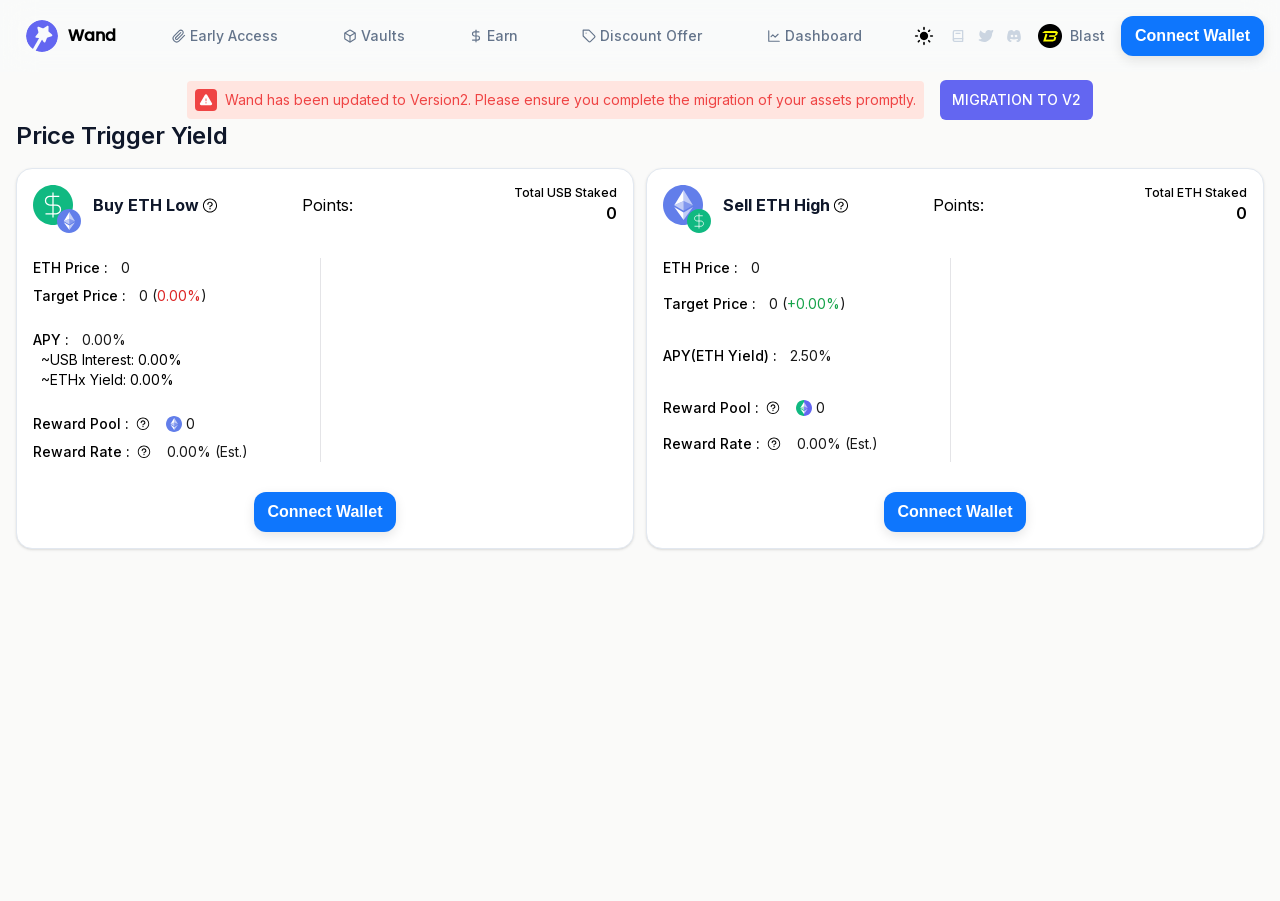
<file: earn.html>
<!DOCTYPE html><html lang="en" class=""><head><meta charSet="utf-8"/><meta name="viewport" content="width=device-width, initial-scale=1"/><link rel="preload" href="/_next/static/media/a34f9d1faa5f3315-s.p.woff2" as="font" crossorigin="" type="font/woff2"/><link rel="stylesheet" href="/_next/static/css/dcca206657de4145.css" crossorigin="" data-precedence="next"/><link rel="stylesheet" href="/_next/static/css/d9ebfb099fe50fed.css" crossorigin="" data-precedence="next"/><link rel="preload" as="script" fetchPriority="low" href="/_next/static/chunks/webpack-a6c4b67c2eee96c6.js" crossorigin=""/><script src="/_next/static/chunks/fd9d1056-bbbce4fc274b6f67.js" async="" crossorigin=""></script><script src="/_next/static/chunks/2472-f74fed56b708222f.js" async="" crossorigin=""></script><script src="/_next/static/chunks/main-app-3ff343a12f30b49c.js" async="" crossorigin=""></script><script src="/_next/static/chunks/e37a0b60-b436cec589ebdecd.js" async=""></script><script src="/_next/static/chunks/bc9c3264-adae20e22cc8a1fc.js" async=""></script><script src="/_next/static/chunks/12038df7-e0c75b9aa3630596.js" async=""></script><script src="/_next/static/chunks/4e88bc13-a644ba649ee0bb9a.js" async=""></script><script src="/_next/static/chunks/737dfa3e-17c03d528fd3e270.js" async=""></script><script src="/_next/static/chunks/48507feb-85d7291970c8357b.js" async=""></script><script src="/_next/static/chunks/498-64f31aa6fe310ced.js" async=""></script><script src="/_next/static/chunks/5258-2475d0302246f610.js" async=""></script><script src="/_next/static/chunks/911-0ef1a135912de6cf.js" async=""></script><script src="/_next/static/chunks/6691-496fcdb234e4f0d2.js" async=""></script><script src="/_next/static/chunks/9622-60ee8d2e8cc532de.js" async=""></script><script src="/_next/static/chunks/8712-6329c91a806dbb31.js" async=""></script><script src="/_next/static/chunks/4974-788b99e733d0dab1.js" async=""></script><script src="/_next/static/chunks/5077-1c1987e5837afc63.js" async=""></script><script src="/_next/static/chunks/8977-b1a2a09d73c7342c.js" async=""></script><script src="/_next/static/chunks/app/layout-d15f4f49b3d57a41.js" async=""></script><script src="/_next/static/chunks/b5c10047-d713777c5a6650f1.js" async=""></script><script src="/_next/static/chunks/d622d42c-ccbab6c27dff5ee7.js" async=""></script><script src="/_next/static/chunks/07115393-ce9afe79ff8b8e79.js" async=""></script><script src="/_next/static/chunks/5668-3fda05c5c941dcb9.js" async=""></script><script src="/_next/static/chunks/5224-ad5fadd720f29949.js" async=""></script><script src="/_next/static/chunks/9234-4c50d0eb8ef74398.js" async=""></script><script src="/_next/static/chunks/5548-42286310e873ad14.js" async=""></script><script src="/_next/static/chunks/7049-06a8725df0ac43fd.js" async=""></script><script src="/_next/static/chunks/app/earn/page-a4b076ee69467245.js" async=""></script><title>Wand Finance</title><meta name="description" content="Generated by create next app"/><link rel="icon" href="/icon.png?e059c53c24c855a8" type="image/png" sizes="32x32"/><meta name="next-size-adjust"/><script src="/_next/static/chunks/polyfills-c67a75d1b6f99dc8.js" crossorigin="" noModule=""></script></head><body class="__className_36bd41 bg-stone-50 dark:bg-slate-950 dark:text-slate-50"><div id="tooltip-root" class="fixed left-0 top-0 z-[60]"></div><script src="/_next/static/chunks/webpack-a6c4b67c2eee96c6.js" crossorigin="" async=""></script><script>(self.__next_f=self.__next_f||[]).push([0]);self.__next_f.push([2,null])</script><script>self.__next_f.push([1,"1:HL[\"/_next/static/media/a34f9d1faa5f3315-s.p.woff2\",\"font\",{\"crossOrigin\":\"\",\"type\":\"font/woff2\"}]\n2:HL[\"/_next/static/css/dcca206657de4145.css\",\"style\",{\"crossOrigin\":\"\"}]\n3:HL[\"/_next/static/css/d9ebfb099fe50fed.css\",\"style\",{\"crossOrigin\":\"\"}]\n0:\"$L4\"\n"])</script><script>self.__next_f.push([1,"5:I[33728,[],\"\"]\n7:I[29928,[],\"\"]\n"])</script><script>self.__next_f.push([1,"8:I[24635,[\"1866\",\"static/chunks/e37a0b60-b436cec589ebdecd.js\",\"1582\",\"static/chunks/bc9c3264-adae20e22cc8a1fc.js\",\"2400\",\"static/chunks/12038df7-e0c75b9aa3630596.js\",\"9472\",\"static/chunks/4e88bc13-a644ba649ee0bb9a.js\",\"3033\",\"static/chunks/737dfa3e-17c03d528fd3e270.js\",\"1465\",\"static/chunks/48507feb-85d7291970c8357b.js\",\"498\",\"static/chunks/498-64f31aa6fe310ced.js\",\"5258\",\"static/chunks/5258-2475d0302246f610.js\",\"911\",\"static/chunks/911-0ef1a135912de6cf.js\",\"6691\",\"static/chunks/6691-496fcdb234e4f0d2.js\",\"9622\",\"static/chunks/9622-60ee8d2e8cc532de.js\",\"8712\",\"static/chunks/8712-6329c91a806dbb31.js\",\"4974\",\"static/chunks/4974-788b99e733d0dab1.js\",\"5077\",\"static/chunks/5077-1c1987e5837afc63.js\",\"8977\",\"static/chunks/8977-b1a2a09d73c7342c.js\",\"3185\",\"static/chunks/app/layout-d15f4f49b3d57a41.js\"],\"\"]\n"])</script><script>self.__next_f.push([1,"9:I[56954,[],\"\"]\na:I[7264,[],\"\"]\nc:I[48297,[],\"\"]\n"])</script><script>self.__next_f.push([1,"d:I[68523,[\"1866\",\"static/chunks/e37a0b60-b436cec589ebdecd.js\",\"1582\",\"static/chunks/bc9c3264-adae20e22cc8a1fc.js\",\"2400\",\"static/chunks/12038df7-e0c75b9aa3630596.js\",\"9472\",\"static/chunks/4e88bc13-a644ba649ee0bb9a.js\",\"1787\",\"static/chunks/b5c10047-d713777c5a6650f1.js\",\"6169\",\"static/chunks/d622d42c-ccbab6c27dff5ee7.js\",\"6682\",\"static/chunks/07115393-ce9afe79ff8b8e79.js\",\"498\",\"static/chunks/498-64f31aa6fe310ced.js\",\"5258\",\"static/chunks/5258-2475d0302246f610.js\",\"911\",\"static/chunks/911-0ef1a135912de6cf.js\",\"6691\",\"static/chunks/6691-496fcdb234e4f0d2.js\",\"9622\",\"static/chunks/9622-60ee8d2e8cc532de.js\",\"5668\",\"static/chunks/5668-3fda05c5c941dcb9.js\",\"8712\",\"static/chunks/8712-6329c91a806dbb31.js\",\"5224\",\"static/chunks/5224-ad5fadd720f29949.js\",\"9234\",\"static/chunks/9234-4c50d0eb8ef74398.js\",\"5077\",\"static/chunks/5077-1c1987e5837afc63.js\",\"8977\",\"static/chunks/8977-b1a2a09d73c7342c.js\",\"5548\",\"static/chunks/5548-42286310e873ad14.js\",\"7049\",\"static/chunks/7049-06a8725df0ac43fd.js\",\"50\",\"static/chunks/app/earn/page-a4b076ee69467245.js\"],\"\"]\n"])</script><script>self.__next_f.push([1,"4:[[[\"$\",\"link\",\"0\",{\"rel\":\"stylesheet\",\"href\":\"/_next/static/css/dcca206657de4145.css\",\"precedence\":\"next\",\"crossOrigin\":\"\"}],[\"$\",\"link\",\"1\",{\"rel\":\"stylesheet\",\"href\":\"/_next/static/css/d9ebfb099fe50fed.css\",\"precedence\":\"next\",\"crossOrigin\":\"\"}]],[\"$\",\"$L5\",null,{\"buildId\":\"Wjw94h9n9KGLP-BhVQCjk\",\"assetPrefix\":\"\",\"initialCanonicalUrl\":\"/earn\",\"initialTree\":[\"\",{\"children\":[\"earn\",{\"children\":[\"__PAGE__\",{}]}]},\"$undefined\",\"$undefined\",true],\"initialHead\":[false,\"$L6\"],\"globalErrorComponent\":\"$7\",\"children\":[null,[\"$\",\"html\",null,{\"lang\":\"en\",\"className\":\"\",\"suppressHydrationWarning\":true,\"children\":[\"$\",\"body\",null,{\"className\":\"__className_36bd41 bg-stone-50 dark:bg-slate-950 dark:text-slate-50\",\"children\":[[\"$\",\"$L8\",null,{\"children\":[\"$\",\"$L9\",null,{\"parallelRouterKey\":\"children\",\"segmentPath\":[\"children\"],\"loading\":\"$undefined\",\"loadingStyles\":\"$undefined\",\"hasLoading\":false,\"error\":\"$undefined\",\"errorStyles\":\"$undefined\",\"template\":[\"$\",\"$La\",null,{}],\"templateStyles\":\"$undefined\",\"notFound\":[[\"$\",\"title\",null,{\"children\":\"404: This page could not be found.\"}],[\"$\",\"div\",null,{\"style\":{\"fontFamily\":\"system-ui,\\\"Segoe UI\\\",Roboto,Helvetica,Arial,sans-serif,\\\"Apple Color Emoji\\\",\\\"Segoe UI Emoji\\\"\",\"height\":\"100vh\",\"textAlign\":\"center\",\"display\":\"flex\",\"flexDirection\":\"column\",\"alignItems\":\"center\",\"justifyContent\":\"center\"},\"children\":[\"$\",\"div\",null,{\"children\":[[\"$\",\"style\",null,{\"dangerouslySetInnerHTML\":{\"__html\":\"body{color:#000;background:#fff;margin:0}.next-error-h1{border-right:1px solid rgba(0,0,0,.3)}@media (prefers-color-scheme:dark){body{color:#fff;background:#000}.next-error-h1{border-right:1px solid rgba(255,255,255,.3)}}\"}}],[\"$\",\"h1\",null,{\"className\":\"next-error-h1\",\"style\":{\"display\":\"inline-block\",\"margin\":\"0 20px 0 0\",\"padding\":\"0 23px 0 0\",\"fontSize\":24,\"fontWeight\":500,\"verticalAlign\":\"top\",\"lineHeight\":\"49px\"},\"children\":\"404\"}],[\"$\",\"div\",null,{\"style\":{\"display\":\"inline-block\"},\"children\":[\"$\",\"h2\",null,{\"style\":{\"fontSize\":14,\"fontWeight\":400,\"lineHeight\":\"49px\",\"margin\":0},\"children\":\"This page could not be found.\"}]}]]}]}]],\"notFoundStyles\":[],\"childProp\":{\"current\":[\"$\",\"$L9\",null,{\"parallelRouterKey\":\"children\",\"segmentPath\":[\"children\",\"earn\",\"children\"],\"loading\":\"$undefined\",\"loadingStyles\":\"$undefined\",\"hasLoading\":false,\"error\":\"$undefined\",\"errorStyles\":\"$undefined\",\"template\":[\"$\",\"$La\",null,{}],\"templateStyles\":\"$undefined\",\"notFound\":\"$undefined\",\"notFoundStyles\":\"$undefined\",\"childProp\":{\"current\":[\"$Lb\",[\"$\",\"$Lc\",null,{\"propsForComponent\":{\"params\":{}},\"Component\":\"$d\",\"isStaticGeneration\":true}],null],\"segment\":\"__PAGE__\"},\"styles\":[]}],\"segment\":\"earn\"},\"styles\":[]}]}],[\"$\",\"div\",null,{\"id\":\"tooltip-root\",\"className\":\"fixed left-0 top-0 z-[60]\"}]]}]}],null]}]]\n"])</script><script>self.__next_f.push([1,"6:[[\"$\",\"meta\",\"0\",{\"charSet\":\"utf-8\"}],[\"$\",\"title\",\"1\",{\"children\":\"Wand Finance\"}],[\"$\",\"meta\",\"2\",{\"name\":\"description\",\"content\":\"Generated by create next app\"}],[\"$\",\"meta\",\"3\",{\"name\":\"viewport\",\"content\":\"width=device-width, initial-scale=1\"}],[\"$\",\"link\",\"4\",{\"rel\":\"icon\",\"href\":\"/icon.png?e059c53c24c855a8\",\"type\":\"image/png\",\"sizes\":\"32x32\"}],[\"$\",\"meta\",\"5\",{\"name\":\"next-size-adjust\"}]]\nb:null\n"])</script></body></html>
</file>
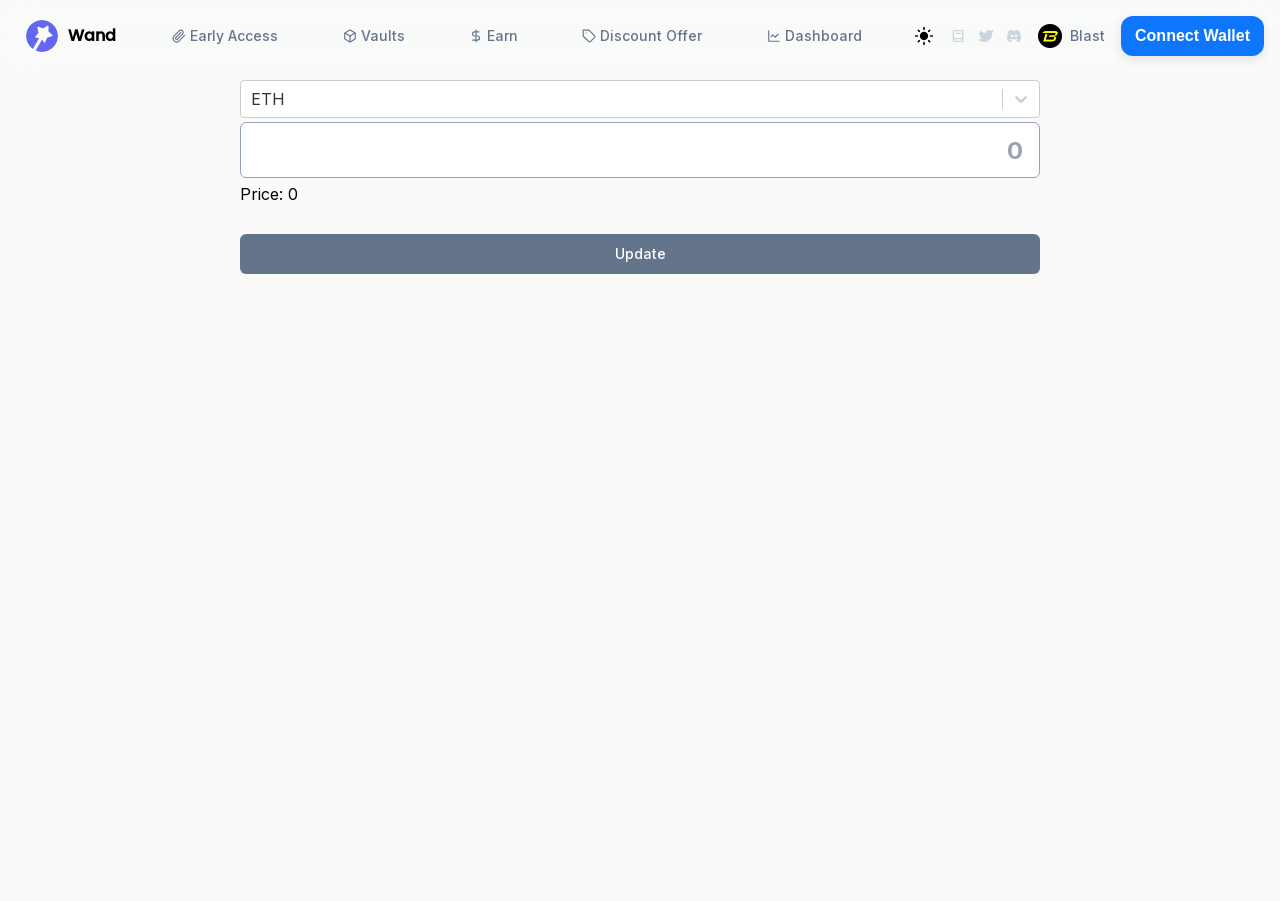
<file: tester.html>
<!DOCTYPE html><html lang="en" class=""><head><meta charSet="utf-8"/><meta name="viewport" content="width=device-width, initial-scale=1"/><link rel="preload" href="/_next/static/media/a34f9d1faa5f3315-s.p.woff2" as="font" crossorigin="" type="font/woff2"/><link rel="stylesheet" href="/_next/static/css/dcca206657de4145.css" crossorigin="" data-precedence="next"/><link rel="stylesheet" href="/_next/static/css/d9ebfb099fe50fed.css" crossorigin="" data-precedence="next"/><link rel="preload" as="script" fetchPriority="low" href="/_next/static/chunks/webpack-a6c4b67c2eee96c6.js" crossorigin=""/><script src="/_next/static/chunks/fd9d1056-bbbce4fc274b6f67.js" async="" crossorigin=""></script><script src="/_next/static/chunks/2472-f74fed56b708222f.js" async="" crossorigin=""></script><script src="/_next/static/chunks/main-app-3ff343a12f30b49c.js" async="" crossorigin=""></script><script src="/_next/static/chunks/e37a0b60-b436cec589ebdecd.js" async=""></script><script src="/_next/static/chunks/bc9c3264-adae20e22cc8a1fc.js" async=""></script><script src="/_next/static/chunks/12038df7-e0c75b9aa3630596.js" async=""></script><script src="/_next/static/chunks/4e88bc13-a644ba649ee0bb9a.js" async=""></script><script src="/_next/static/chunks/737dfa3e-17c03d528fd3e270.js" async=""></script><script src="/_next/static/chunks/48507feb-85d7291970c8357b.js" async=""></script><script src="/_next/static/chunks/498-64f31aa6fe310ced.js" async=""></script><script src="/_next/static/chunks/5258-2475d0302246f610.js" async=""></script><script src="/_next/static/chunks/911-0ef1a135912de6cf.js" async=""></script><script src="/_next/static/chunks/6691-496fcdb234e4f0d2.js" async=""></script><script src="/_next/static/chunks/9622-60ee8d2e8cc532de.js" async=""></script><script src="/_next/static/chunks/8712-6329c91a806dbb31.js" async=""></script><script src="/_next/static/chunks/4974-788b99e733d0dab1.js" async=""></script><script src="/_next/static/chunks/5077-1c1987e5837afc63.js" async=""></script><script src="/_next/static/chunks/8977-b1a2a09d73c7342c.js" async=""></script><script src="/_next/static/chunks/app/layout-d15f4f49b3d57a41.js" async=""></script><script src="/_next/static/chunks/5668-3fda05c5c941dcb9.js" async=""></script><script src="/_next/static/chunks/app/tester/page-6a6b12cde93dbd59.js" async=""></script><title>Wand Finance</title><meta name="description" content="Generated by create next app"/><link rel="icon" href="/icon.png?e059c53c24c855a8" type="image/png" sizes="32x32"/><meta name="next-size-adjust"/><script src="/_next/static/chunks/polyfills-c67a75d1b6f99dc8.js" crossorigin="" noModule=""></script></head><body class="__className_36bd41 bg-stone-50 dark:bg-slate-950 dark:text-slate-50"><div id="tooltip-root" class="fixed left-0 top-0 z-[60]"></div><script src="/_next/static/chunks/webpack-a6c4b67c2eee96c6.js" crossorigin="" async=""></script><script>(self.__next_f=self.__next_f||[]).push([0]);self.__next_f.push([2,null])</script><script>self.__next_f.push([1,"1:HL[\"/_next/static/media/a34f9d1faa5f3315-s.p.woff2\",\"font\",{\"crossOrigin\":\"\",\"type\":\"font/woff2\"}]\n2:HL[\"/_next/static/css/dcca206657de4145.css\",\"style\",{\"crossOrigin\":\"\"}]\n3:HL[\"/_next/static/css/d9ebfb099fe50fed.css\",\"style\",{\"crossOrigin\":\"\"}]\n0:\"$L4\"\n"])</script><script>self.__next_f.push([1,"5:I[33728,[],\"\"]\n7:I[29928,[],\"\"]\n"])</script><script>self.__next_f.push([1,"8:I[24635,[\"1866\",\"static/chunks/e37a0b60-b436cec589ebdecd.js\",\"1582\",\"static/chunks/bc9c3264-adae20e22cc8a1fc.js\",\"2400\",\"static/chunks/12038df7-e0c75b9aa3630596.js\",\"9472\",\"static/chunks/4e88bc13-a644ba649ee0bb9a.js\",\"3033\",\"static/chunks/737dfa3e-17c03d528fd3e270.js\",\"1465\",\"static/chunks/48507feb-85d7291970c8357b.js\",\"498\",\"static/chunks/498-64f31aa6fe310ced.js\",\"5258\",\"static/chunks/5258-2475d0302246f610.js\",\"911\",\"static/chunks/911-0ef1a135912de6cf.js\",\"6691\",\"static/chunks/6691-496fcdb234e4f0d2.js\",\"9622\",\"static/chunks/9622-60ee8d2e8cc532de.js\",\"8712\",\"static/chunks/8712-6329c91a806dbb31.js\",\"4974\",\"static/chunks/4974-788b99e733d0dab1.js\",\"5077\",\"static/chunks/5077-1c1987e5837afc63.js\",\"8977\",\"static/chunks/8977-b1a2a09d73c7342c.js\",\"3185\",\"static/chunks/app/layout-d15f4f49b3d57a41.js\"],\"\"]\n"])</script><script>self.__next_f.push([1,"9:I[56954,[],\"\"]\na:I[7264,[],\"\"]\nc:I[48297,[],\"\"]\nd:I[4494,[\"1866\",\"static/chunks/e37a0b60-b436cec589ebdecd.js\",\"498\",\"static/chunks/498-64f31aa6fe310ced.js\",\"5668\",\"static/chunks/5668-3fda05c5c941dcb9.js\",\"5077\",\"static/chunks/5077-1c1987e5837afc63.js\",\"6161\",\"static/chunks/app/tester/page-6a6b12cde93dbd59.js\"],\"\"]\n"])</script><script>self.__next_f.push([1,"4:[[[\"$\",\"link\",\"0\",{\"rel\":\"stylesheet\",\"href\":\"/_next/static/css/dcca206657de4145.css\",\"precedence\":\"next\",\"crossOrigin\":\"\"}],[\"$\",\"link\",\"1\",{\"rel\":\"stylesheet\",\"href\":\"/_next/static/css/d9ebfb099fe50fed.css\",\"precedence\":\"next\",\"crossOrigin\":\"\"}]],[\"$\",\"$L5\",null,{\"buildId\":\"Wjw94h9n9KGLP-BhVQCjk\",\"assetPrefix\":\"\",\"initialCanonicalUrl\":\"/tester\",\"initialTree\":[\"\",{\"children\":[\"tester\",{\"children\":[\"__PAGE__\",{}]}]},\"$undefined\",\"$undefined\",true],\"initialHead\":[false,\"$L6\"],\"globalErrorComponent\":\"$7\",\"children\":[null,[\"$\",\"html\",null,{\"lang\":\"en\",\"className\":\"\",\"suppressHydrationWarning\":true,\"children\":[\"$\",\"body\",null,{\"className\":\"__className_36bd41 bg-stone-50 dark:bg-slate-950 dark:text-slate-50\",\"children\":[[\"$\",\"$L8\",null,{\"children\":[\"$\",\"$L9\",null,{\"parallelRouterKey\":\"children\",\"segmentPath\":[\"children\"],\"loading\":\"$undefined\",\"loadingStyles\":\"$undefined\",\"hasLoading\":false,\"error\":\"$undefined\",\"errorStyles\":\"$undefined\",\"template\":[\"$\",\"$La\",null,{}],\"templateStyles\":\"$undefined\",\"notFound\":[[\"$\",\"title\",null,{\"children\":\"404: This page could not be found.\"}],[\"$\",\"div\",null,{\"style\":{\"fontFamily\":\"system-ui,\\\"Segoe UI\\\",Roboto,Helvetica,Arial,sans-serif,\\\"Apple Color Emoji\\\",\\\"Segoe UI Emoji\\\"\",\"height\":\"100vh\",\"textAlign\":\"center\",\"display\":\"flex\",\"flexDirection\":\"column\",\"alignItems\":\"center\",\"justifyContent\":\"center\"},\"children\":[\"$\",\"div\",null,{\"children\":[[\"$\",\"style\",null,{\"dangerouslySetInnerHTML\":{\"__html\":\"body{color:#000;background:#fff;margin:0}.next-error-h1{border-right:1px solid rgba(0,0,0,.3)}@media (prefers-color-scheme:dark){body{color:#fff;background:#000}.next-error-h1{border-right:1px solid rgba(255,255,255,.3)}}\"}}],[\"$\",\"h1\",null,{\"className\":\"next-error-h1\",\"style\":{\"display\":\"inline-block\",\"margin\":\"0 20px 0 0\",\"padding\":\"0 23px 0 0\",\"fontSize\":24,\"fontWeight\":500,\"verticalAlign\":\"top\",\"lineHeight\":\"49px\"},\"children\":\"404\"}],[\"$\",\"div\",null,{\"style\":{\"display\":\"inline-block\"},\"children\":[\"$\",\"h2\",null,{\"style\":{\"fontSize\":14,\"fontWeight\":400,\"lineHeight\":\"49px\",\"margin\":0},\"children\":\"This page could not be found.\"}]}]]}]}]],\"notFoundStyles\":[],\"childProp\":{\"current\":[\"$\",\"$L9\",null,{\"parallelRouterKey\":\"children\",\"segmentPath\":[\"children\",\"tester\",\"children\"],\"loading\":\"$undefined\",\"loadingStyles\":\"$undefined\",\"hasLoading\":false,\"error\":\"$undefined\",\"errorStyles\":\"$undefined\",\"template\":[\"$\",\"$La\",null,{}],\"templateStyles\":\"$undefined\",\"notFound\":\"$undefined\",\"notFoundStyles\":\"$undefined\",\"childProp\":{\"current\":[\"$Lb\",[\"$\",\"$Lc\",null,{\"propsForComponent\":{\"params\":{}},\"Component\":\"$d\",\"isStaticGeneration\":true}],null],\"segment\":\"__PAGE__\"},\"styles\":[]}],\"segment\":\"tester\"},\"styles\":[]}]}],[\"$\",\"div\",null,{\"id\":\"tooltip-root\",\"className\":\"fixed left-0 top-0 z-[60]\"}]]}]}],null]}]]\n"])</script><script>self.__next_f.push([1,"6:[[\"$\",\"meta\",\"0\",{\"charSet\":\"utf-8\"}],[\"$\",\"title\",\"1\",{\"children\":\"Wand Finance\"}],[\"$\",\"meta\",\"2\",{\"name\":\"description\",\"content\":\"Generated by create next app\"}],[\"$\",\"meta\",\"3\",{\"name\":\"viewport\",\"content\":\"width=device-width, initial-scale=1\"}],[\"$\",\"link\",\"4\",{\"rel\":\"icon\",\"href\":\"/icon.png?e059c53c24c855a8\",\"type\":\"image/png\",\"sizes\":\"32x32\"}],[\"$\",\"meta\",\"5\",{\"name\":\"next-size-adjust\"}]]\nb:null\n"])</script></body></html>
</file>
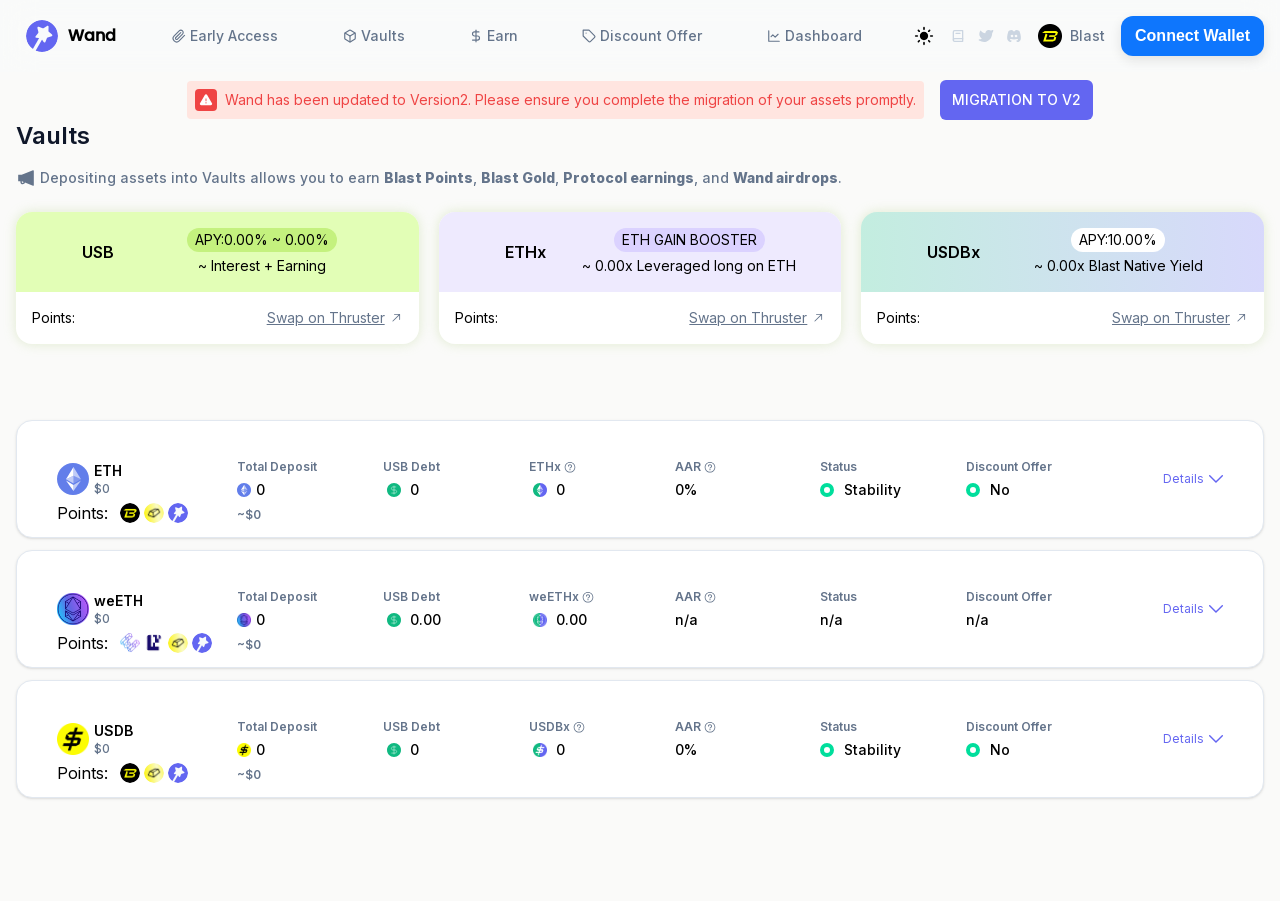
<file: vaults.html>
<!DOCTYPE html><html lang="en" class=""><head><meta charSet="utf-8"/><meta name="viewport" content="width=device-width, initial-scale=1"/><link rel="preload" href="/_next/static/media/a34f9d1faa5f3315-s.p.woff2" as="font" crossorigin="" type="font/woff2"/><link rel="stylesheet" href="/_next/static/css/dcca206657de4145.css" crossorigin="" data-precedence="next"/><link rel="stylesheet" href="/_next/static/css/d9ebfb099fe50fed.css" crossorigin="" data-precedence="next"/><link rel="preload" as="script" fetchPriority="low" href="/_next/static/chunks/webpack-a6c4b67c2eee96c6.js" crossorigin=""/><script src="/_next/static/chunks/fd9d1056-bbbce4fc274b6f67.js" async="" crossorigin=""></script><script src="/_next/static/chunks/2472-f74fed56b708222f.js" async="" crossorigin=""></script><script src="/_next/static/chunks/main-app-3ff343a12f30b49c.js" async="" crossorigin=""></script><script src="/_next/static/chunks/e37a0b60-b436cec589ebdecd.js" async=""></script><script src="/_next/static/chunks/bc9c3264-adae20e22cc8a1fc.js" async=""></script><script src="/_next/static/chunks/12038df7-e0c75b9aa3630596.js" async=""></script><script src="/_next/static/chunks/4e88bc13-a644ba649ee0bb9a.js" async=""></script><script src="/_next/static/chunks/737dfa3e-17c03d528fd3e270.js" async=""></script><script src="/_next/static/chunks/48507feb-85d7291970c8357b.js" async=""></script><script src="/_next/static/chunks/498-64f31aa6fe310ced.js" async=""></script><script src="/_next/static/chunks/5258-2475d0302246f610.js" async=""></script><script src="/_next/static/chunks/911-0ef1a135912de6cf.js" async=""></script><script src="/_next/static/chunks/6691-496fcdb234e4f0d2.js" async=""></script><script src="/_next/static/chunks/9622-60ee8d2e8cc532de.js" async=""></script><script src="/_next/static/chunks/8712-6329c91a806dbb31.js" async=""></script><script src="/_next/static/chunks/4974-788b99e733d0dab1.js" async=""></script><script src="/_next/static/chunks/5077-1c1987e5837afc63.js" async=""></script><script src="/_next/static/chunks/8977-b1a2a09d73c7342c.js" async=""></script><script src="/_next/static/chunks/app/layout-d15f4f49b3d57a41.js" async=""></script><script src="/_next/static/chunks/b5c10047-d713777c5a6650f1.js" async=""></script><script src="/_next/static/chunks/d622d42c-ccbab6c27dff5ee7.js" async=""></script><script src="/_next/static/chunks/07115393-ce9afe79ff8b8e79.js" async=""></script><script src="/_next/static/chunks/3627521c-b3ec8e0f7c4f15ac.js" async=""></script><script src="/_next/static/chunks/5668-3fda05c5c941dcb9.js" async=""></script><script src="/_next/static/chunks/5224-ad5fadd720f29949.js" async=""></script><script src="/_next/static/chunks/9234-4c50d0eb8ef74398.js" async=""></script><script src="/_next/static/chunks/2933-90d620c487287757.js" async=""></script><script src="/_next/static/chunks/5548-42286310e873ad14.js" async=""></script><script src="/_next/static/chunks/7049-06a8725df0ac43fd.js" async=""></script><script src="/_next/static/chunks/app/vaults/page-e8349bc10d75041e.js" async=""></script><title>Wand Finance</title><meta name="description" content="Generated by create next app"/><link rel="icon" href="/icon.png?e059c53c24c855a8" type="image/png" sizes="32x32"/><meta name="next-size-adjust"/><script src="/_next/static/chunks/polyfills-c67a75d1b6f99dc8.js" crossorigin="" noModule=""></script></head><body class="__className_36bd41 bg-stone-50 dark:bg-slate-950 dark:text-slate-50"><div id="tooltip-root" class="fixed left-0 top-0 z-[60]"></div><script src="/_next/static/chunks/webpack-a6c4b67c2eee96c6.js" crossorigin="" async=""></script><script>(self.__next_f=self.__next_f||[]).push([0]);self.__next_f.push([2,null])</script><script>self.__next_f.push([1,"1:HL[\"/_next/static/media/a34f9d1faa5f3315-s.p.woff2\",\"font\",{\"crossOrigin\":\"\",\"type\":\"font/woff2\"}]\n2:HL[\"/_next/static/css/dcca206657de4145.css\",\"style\",{\"crossOrigin\":\"\"}]\n3:HL[\"/_next/static/css/d9ebfb099fe50fed.css\",\"style\",{\"crossOrigin\":\"\"}]\n0:\"$L4\"\n"])</script><script>self.__next_f.push([1,"5:I[33728,[],\"\"]\n7:I[29928,[],\"\"]\n"])</script><script>self.__next_f.push([1,"8:I[24635,[\"1866\",\"static/chunks/e37a0b60-b436cec589ebdecd.js\",\"1582\",\"static/chunks/bc9c3264-adae20e22cc8a1fc.js\",\"2400\",\"static/chunks/12038df7-e0c75b9aa3630596.js\",\"9472\",\"static/chunks/4e88bc13-a644ba649ee0bb9a.js\",\"3033\",\"static/chunks/737dfa3e-17c03d528fd3e270.js\",\"1465\",\"static/chunks/48507feb-85d7291970c8357b.js\",\"498\",\"static/chunks/498-64f31aa6fe310ced.js\",\"5258\",\"static/chunks/5258-2475d0302246f610.js\",\"911\",\"static/chunks/911-0ef1a135912de6cf.js\",\"6691\",\"static/chunks/6691-496fcdb234e4f0d2.js\",\"9622\",\"static/chunks/9622-60ee8d2e8cc532de.js\",\"8712\",\"static/chunks/8712-6329c91a806dbb31.js\",\"4974\",\"static/chunks/4974-788b99e733d0dab1.js\",\"5077\",\"static/chunks/5077-1c1987e5837afc63.js\",\"8977\",\"static/chunks/8977-b1a2a09d73c7342c.js\",\"3185\",\"static/chunks/app/layout-d15f4f49b3d57a41.js\"],\"\"]\n"])</script><script>self.__next_f.push([1,"9:I[56954,[],\"\"]\na:I[7264,[],\"\"]\nc:I[48297,[],\"\"]\n"])</script><script>self.__next_f.push([1,"d:I[92864,[\"1866\",\"static/chunks/e37a0b60-b436cec589ebdecd.js\",\"1582\",\"static/chunks/bc9c3264-adae20e22cc8a1fc.js\",\"2400\",\"static/chunks/12038df7-e0c75b9aa3630596.js\",\"9472\",\"static/chunks/4e88bc13-a644ba649ee0bb9a.js\",\"1787\",\"static/chunks/b5c10047-d713777c5a6650f1.js\",\"6169\",\"static/chunks/d622d42c-ccbab6c27dff5ee7.js\",\"3033\",\"static/chunks/737dfa3e-17c03d528fd3e270.js\",\"6682\",\"static/chunks/07115393-ce9afe79ff8b8e79.js\",\"3712\",\"static/chunks/3627521c-b3ec8e0f7c4f15ac.js\",\"498\",\"static/chunks/498-64f31aa6fe310ced.js\",\"5258\",\"static/chunks/5258-2475d0302246f610.js\",\"911\",\"static/chunks/911-0ef1a135912de6cf.js\",\"9622\",\"static/chunks/9622-60ee8d2e8cc532de.js\",\"5668\",\"static/chunks/5668-3fda05c5c941dcb9.js\",\"8712\",\"static/chunks/8712-6329c91a806dbb31.js\",\"5224\",\"static/chunks/5224-ad5fadd720f29949.js\",\"9234\",\"static/chunks/9234-4c50d0eb8ef74398.js\",\"2933\",\"static/chunks/2933-90d620c487287757.js\",\"5077\",\"static/chunks/5077-1c1987e5837afc63.js\",\"8977\",\"static/chunks/8977-b1a2a09d73c7342c.js\",\"5548\",\"static/chunks/5548-42286310e873ad14.js\",\"7049\",\"static/chunks/7049-06a8725df0ac43fd.js\",\"1399\",\"static/chunks/app/vaults/page-e8349bc10d75041e.js\"],\"\"]\n"])</script><script>self.__next_f.push([1,"4:[[[\"$\",\"link\",\"0\",{\"rel\":\"stylesheet\",\"href\":\"/_next/static/css/dcca206657de4145.css\",\"precedence\":\"next\",\"crossOrigin\":\"\"}],[\"$\",\"link\",\"1\",{\"rel\":\"stylesheet\",\"href\":\"/_next/static/css/d9ebfb099fe50fed.css\",\"precedence\":\"next\",\"crossOrigin\":\"\"}]],[\"$\",\"$L5\",null,{\"buildId\":\"Wjw94h9n9KGLP-BhVQCjk\",\"assetPrefix\":\"\",\"initialCanonicalUrl\":\"/vaults\",\"initialTree\":[\"\",{\"children\":[\"vaults\",{\"children\":[\"__PAGE__\",{}]}]},\"$undefined\",\"$undefined\",true],\"initialHead\":[false,\"$L6\"],\"globalErrorComponent\":\"$7\",\"children\":[null,[\"$\",\"html\",null,{\"lang\":\"en\",\"className\":\"\",\"suppressHydrationWarning\":true,\"children\":[\"$\",\"body\",null,{\"className\":\"__className_36bd41 bg-stone-50 dark:bg-slate-950 dark:text-slate-50\",\"children\":[[\"$\",\"$L8\",null,{\"children\":[\"$\",\"$L9\",null,{\"parallelRouterKey\":\"children\",\"segmentPath\":[\"children\"],\"loading\":\"$undefined\",\"loadingStyles\":\"$undefined\",\"hasLoading\":false,\"error\":\"$undefined\",\"errorStyles\":\"$undefined\",\"template\":[\"$\",\"$La\",null,{}],\"templateStyles\":\"$undefined\",\"notFound\":[[\"$\",\"title\",null,{\"children\":\"404: This page could not be found.\"}],[\"$\",\"div\",null,{\"style\":{\"fontFamily\":\"system-ui,\\\"Segoe UI\\\",Roboto,Helvetica,Arial,sans-serif,\\\"Apple Color Emoji\\\",\\\"Segoe UI Emoji\\\"\",\"height\":\"100vh\",\"textAlign\":\"center\",\"display\":\"flex\",\"flexDirection\":\"column\",\"alignItems\":\"center\",\"justifyContent\":\"center\"},\"children\":[\"$\",\"div\",null,{\"children\":[[\"$\",\"style\",null,{\"dangerouslySetInnerHTML\":{\"__html\":\"body{color:#000;background:#fff;margin:0}.next-error-h1{border-right:1px solid rgba(0,0,0,.3)}@media (prefers-color-scheme:dark){body{color:#fff;background:#000}.next-error-h1{border-right:1px solid rgba(255,255,255,.3)}}\"}}],[\"$\",\"h1\",null,{\"className\":\"next-error-h1\",\"style\":{\"display\":\"inline-block\",\"margin\":\"0 20px 0 0\",\"padding\":\"0 23px 0 0\",\"fontSize\":24,\"fontWeight\":500,\"verticalAlign\":\"top\",\"lineHeight\":\"49px\"},\"children\":\"404\"}],[\"$\",\"div\",null,{\"style\":{\"display\":\"inline-block\"},\"children\":[\"$\",\"h2\",null,{\"style\":{\"fontSize\":14,\"fontWeight\":400,\"lineHeight\":\"49px\",\"margin\":0},\"children\":\"This page could not be found.\"}]}]]}]}]],\"notFoundStyles\":[],\"childProp\":{\"current\":[\"$\",\"$L9\",null,{\"parallelRouterKey\":\"children\",\"segmentPath\":[\"children\",\"vaults\",\"children\"],\"loading\":\"$undefined\",\"loadingStyles\":\"$undefined\",\"hasLoading\":false,\"error\":\"$undefined\",\"errorStyles\":\"$undefined\",\"template\":[\"$\",\"$La\",null,{}],\"templateStyles\":\"$undefined\",\"notFound\":\"$undefined\",\"notFoundStyles\":\"$undefined\",\"childProp\":{\"current\":[\"$Lb\",[\"$\",\"$Lc\",null,{\"propsForComponent\":{\"params\":{}},\"Component\":\"$d\",\"isStaticGeneration\":true}],null],\"segment\":\"__PAGE__\"},\"styles\":[]}],\"segment\":\"vaults\"},\"styles\":[]}]}],[\"$\",\"div\",null,{\"id\":\"tooltip-root\",\"className\":\"fixed left-0 top-0 z-[60]\"}]]}]}],null]}]]\n"])</script><script>self.__next_f.push([1,"6:[[\"$\",\"meta\",\"0\",{\"charSet\":\"utf-8\"}],[\"$\",\"title\",\"1\",{\"children\":\"Wand Finance\"}],[\"$\",\"meta\",\"2\",{\"name\":\"description\",\"content\":\"Generated by create next app\"}],[\"$\",\"meta\",\"3\",{\"name\":\"viewport\",\"content\":\"width=device-width, initial-scale=1\"}],[\"$\",\"link\",\"4\",{\"rel\":\"icon\",\"href\":\"/icon.png?e059c53c24c855a8\",\"type\":\"image/png\",\"sizes\":\"32x32\"}],[\"$\",\"meta\",\"5\",{\"name\":\"next-size-adjust\"}]]\nb:null\n"])</script></body></html>
</file>
<file: _next/static/css/dcca206657de4145.css>
@font-face{font-family:swiper-icons;src:url("data:application/font-woff;charset=utf-8;base64, [base64]//wADZ2x5ZgAAAywAAADMAAAD2MHtryVoZWFkAAABbAAAADAAAAA2E2+eoWhoZWEAAAGcAAAAHwAAACQC9gDzaG10eAAAAigAAAAZAAAArgJkABFsb2NhAAAC0AAAAFoAAABaFQAUGG1heHAAAAG8AAAAHwAAACAAcABAbmFtZQAAA/gAAAE5AAACXvFdBwlwb3N0AAAFNAAAAGIAAACE5s74hXjaY2BkYGAAYpf5Hu/j+W2+MnAzMYDAzaX6QjD6/4//Bxj5GA8AuRwMYGkAPywL13jaY2BkYGA88P8Agx4j+/8fQDYfA1AEBWgDAIB2BOoAeNpjYGRgYNBh4GdgYgABEMnIABJzYNADCQAACWgAsQB42mNgYfzCOIGBlYGB0YcxjYGBwR1Kf2WQZGhhYGBiYGVmgAFGBiQQkOaawtDAoMBQxXjg/wEGPcYDDA4wNUA2CCgwsAAAO4EL6gAAeNpj2M0gyAACqxgGNWBkZ2D4/wMA+xkDdgAAAHjaY2BgYGaAYBkGRgYQiAHyGMF8FgYHIM3DwMHABGQrMOgyWDLEM1T9/w8UBfEMgLzE////P/5//f/V/xv+r4eaAAeMbAxwIUYmIMHEgKYAYjUcsDAwsLKxc3BycfPw8jEQA/[base64]/uznmfPFBNODM2K7MTQ45YEAZqGP81AmGGcF3iPqOop0r1SPTaTbVkfUe4HXj97wYE+yNwWYxwWu4v1ugWHgo3S1XdZEVqWM7ET0cfnLGxWfkgR42o2PvWrDMBSFj/IHLaF0zKjRgdiVMwScNRAoWUoH78Y2icB/yIY09An6AH2Bdu/UB+yxopYshQiEvnvu0dURgDt8QeC8PDw7Fpji3fEA4z/PEJ6YOB5hKh4dj3EvXhxPqH/SKUY3rJ7srZ4FZnh1PMAtPhwP6fl2PMJMPDgeQ4rY8YT6Gzao0eAEA409DuggmTnFnOcSCiEiLMgxCiTI6Cq5DZUd3Qmp10vO0LaLTd2cjN4fOumlc7lUYbSQcZFkutRG7g6JKZKy0RmdLY680CDnEJ+UMkpFFe1RN7nxdVpXrC4aTtnaurOnYercZg2YVmLN/d/gczfEimrE/fs/bOuq29Zmn8tloORaXgZgGa78yO9/cnXm2BpaGvq25Dv9S4E9+5SIc9PqupJKhYFSSl47+Qcr1mYNAAAAeNptw0cKwkAAAMDZJA8Q7OUJvkLsPfZ6zFVERPy8qHh2YER+3i/BP83vIBLLySsoKimrqKqpa2hp6+jq6RsYGhmbmJqZSy0sraxtbO3sHRydnEMU4uR6yx7JJXveP7WrDycAAAAAAAH//wACeNpjYGRgYOABYhkgZgJCZgZNBkYGLQZtIJsFLMYAAAw3ALgAeNolizEKgDAQBCchRbC2sFER0YD6qVQiBCv/H9ezGI6Z5XBAw8CBK/m5iQQVauVbXLnOrMZv2oLdKFa8Pjuru2hJzGabmOSLzNMzvutpB3N42mNgZGBg4GKQYzBhYMxJLMlj4GBgAYow/P/PAJJhLM6sSoWKfWCAAwDAjgbRAAB42mNgYGBkAIIbCZo5IPrmUn0hGA0AO8EFTQAA");font-weight:400;font-style:normal}:root{--swiper-theme-color:#007aff}:host{position:relative;display:block;margin-left:auto;margin-right:auto;z-index:1}.swiper{margin-left:auto;margin-right:auto;position:relative;overflow:hidden;list-style:none;padding:0;z-index:1;display:block}.swiper-vertical>.swiper-wrapper{flex-direction:column}.swiper-wrapper{position:relative;width:100%;height:100%;z-index:1;display:flex;transition-property:transform;transition-timing-function:var(--swiper-wrapper-transition-timing-function,initial);box-sizing:content-box}.swiper-android .swiper-slide,.swiper-ios .swiper-slide,.swiper-wrapper{transform:translateZ(0)}.swiper-horizontal{touch-action:pan-y}.swiper-vertical{touch-action:pan-x}.swiper-slide{flex-shrink:0;width:100%;height:100%;position:relative;transition-property:transform;display:block}.swiper-slide-invisible-blank{visibility:hidden}.swiper-autoheight,.swiper-autoheight .swiper-slide{height:auto}.swiper-autoheight .swiper-wrapper{align-items:flex-start;transition-property:transform,height}.swiper-backface-hidden .swiper-slide{transform:translateZ(0);backface-visibility:hidden}.swiper-3d.swiper-css-mode .swiper-wrapper{perspective:1200px}.swiper-3d .swiper-wrapper{transform-style:preserve-3d}.swiper-3d{perspective:1200px}.swiper-3d .swiper-cube-shadow,.swiper-3d .swiper-slide{transform-style:preserve-3d}.swiper-css-mode>.swiper-wrapper{overflow:auto;scrollbar-width:none;-ms-overflow-style:none}.swiper-css-mode>.swiper-wrapper::-webkit-scrollbar{display:none}.swiper-css-mode>.swiper-wrapper>.swiper-slide{scroll-snap-align:start start}.swiper-css-mode.swiper-horizontal>.swiper-wrapper{scroll-snap-type:x mandatory}.swiper-css-mode.swiper-vertical>.swiper-wrapper{scroll-snap-type:y mandatory}.swiper-css-mode.swiper-free-mode>.swiper-wrapper{scroll-snap-type:none}.swiper-css-mode.swiper-free-mode>.swiper-wrapper>.swiper-slide{scroll-snap-align:none}.swiper-css-mode.swiper-centered>.swiper-wrapper:before{content:"";flex-shrink:0;order:9999}.swiper-css-mode.swiper-centered>.swiper-wrapper>.swiper-slide{scroll-snap-align:center center;scroll-snap-stop:always}.swiper-css-mode.swiper-centered.swiper-horizontal>.swiper-wrapper>.swiper-slide:first-child{margin-inline-start:var(--swiper-centered-offset-before)}.swiper-css-mode.swiper-centered.swiper-horizontal>.swiper-wrapper:before{height:100%;min-height:1px;width:var(--swiper-centered-offset-after)}.swiper-css-mode.swiper-centered.swiper-vertical>.swiper-wrapper>.swiper-slide:first-child{margin-block-start:var(--swiper-centered-offset-before)}.swiper-css-mode.swiper-centered.swiper-vertical>.swiper-wrapper:before{width:100%;min-width:1px;height:var(--swiper-centered-offset-after)}.swiper-3d .swiper-slide-shadow,.swiper-3d .swiper-slide-shadow-bottom,.swiper-3d .swiper-slide-shadow-left,.swiper-3d .swiper-slide-shadow-right,.swiper-3d .swiper-slide-shadow-top{position:absolute;left:0;top:0;width:100%;height:100%;pointer-events:none;z-index:10}.swiper-3d .swiper-slide-shadow{background:rgba(0,0,0,.15)}.swiper-3d .swiper-slide-shadow-left{background-image:linear-gradient(270deg,rgba(0,0,0,.5),transparent)}.swiper-3d .swiper-slide-shadow-right{background-image:linear-gradient(90deg,rgba(0,0,0,.5),transparent)}.swiper-3d .swiper-slide-shadow-top{background-image:linear-gradient(0deg,rgba(0,0,0,.5),transparent)}.swiper-3d .swiper-slide-shadow-bottom{background-image:linear-gradient(180deg,rgba(0,0,0,.5),transparent)}.swiper-lazy-preloader{width:42px;height:42px;position:absolute;left:50%;top:50%;margin-left:-21px;margin-top:-21px;z-index:10;transform-origin:50%;box-sizing:border-box;border-radius:50%;border:4px solid var(--swiper-preloader-color,var(--swiper-theme-color));border-top:4px solid transparent}.swiper-watch-progress .swiper-slide-visible .swiper-lazy-preloader,.swiper:not(.swiper-watch-progress) .swiper-lazy-preloader{animation:swiper-preloader-spin 1s linear infinite}.swiper-lazy-preloader-white{--swiper-preloader-color:#fff}.swiper-lazy-preloader-black{--swiper-preloader-color:#000}@keyframes swiper-preloader-spin{0%{transform:rotate(0deg)}to{transform:rotate(1turn)}}.swiper-pagination{position:absolute;text-align:center;transition:opacity .3s;transform:translateZ(0);z-index:10}.swiper-pagination.swiper-pagination-hidden{opacity:0}.swiper-pagination-disabled>.swiper-pagination,.swiper-pagination.swiper-pagination-disabled{display:none!important}.swiper-horizontal>.swiper-pagination-bullets,.swiper-pagination-bullets.swiper-pagination-horizontal,.swiper-pagination-custom,.swiper-pagination-fraction{bottom:var(--swiper-pagination-bottom,8px);top:var(--swiper-pagination-top,auto);left:0;width:100%}.swiper-pagination-bullets-dynamic{overflow:hidden;font-size:0}.swiper-pagination-bullets-dynamic .swiper-pagination-bullet{transform:scale(.33);position:relative}.swiper-pagination-bullets-dynamic .swiper-pagination-bullet-active,.swiper-pagination-bullets-dynamic .swiper-pagination-bullet-active-main{transform:scale(1)}.swiper-pagination-bullets-dynamic .swiper-pagination-bullet-active-prev{transform:scale(.66)}.swiper-pagination-bullets-dynamic .swiper-pagination-bullet-active-prev-prev{transform:scale(.33)}.swiper-pagination-bullets-dynamic .swiper-pagination-bullet-active-next{transform:scale(.66)}.swiper-pagination-bullets-dynamic .swiper-pagination-bullet-active-next-next{transform:scale(.33)}.swiper-pagination-bullet{width:var(--swiper-pagination-bullet-width,var(--swiper-pagination-bullet-size,8px));height:var(--swiper-pagination-bullet-height,var(--swiper-pagination-bullet-size,8px));display:inline-block;border-radius:var(--swiper-pagination-bullet-border-radius,50%);background:var(--swiper-pagination-bullet-inactive-color,#000);opacity:var(--swiper-pagination-bullet-inactive-opacity,.2)}button.swiper-pagination-bullet{border:none;margin:0;padding:0;box-shadow:none;-webkit-appearance:none;-moz-appearance:none;appearance:none}.swiper-pagination-clickable .swiper-pagination-bullet{cursor:pointer}.swiper-pagination-bullet:only-child{display:none!important}.swiper-pagination-bullet-active{opacity:var(--swiper-pagination-bullet-opacity,1);background:var(--swiper-pagination-color,var(--swiper-theme-color))}.swiper-pagination-vertical.swiper-pagination-bullets,.swiper-vertical>.swiper-pagination-bullets{right:var(--swiper-pagination-right,8px);left:var(--swiper-pagination-left,auto);top:50%;transform:translate3d(0,-50%,0)}.swiper-pagination-vertical.swiper-pagination-bullets .swiper-pagination-bullet,.swiper-vertical>.swiper-pagination-bullets .swiper-pagination-bullet{margin:var(--swiper-pagination-bullet-vertical-gap,6px) 0;display:block}.swiper-pagination-vertical.swiper-pagination-bullets.swiper-pagination-bullets-dynamic,.swiper-vertical>.swiper-pagination-bullets.swiper-pagination-bullets-dynamic{top:50%;transform:translateY(-50%);width:8px}.swiper-pagination-vertical.swiper-pagination-bullets.swiper-pagination-bullets-dynamic .swiper-pagination-bullet,.swiper-vertical>.swiper-pagination-bullets.swiper-pagination-bullets-dynamic .swiper-pagination-bullet{display:inline-block;transition:transform .2s,top .2s}.swiper-horizontal>.swiper-pagination-bullets .swiper-pagination-bullet,.swiper-pagination-horizontal.swiper-pagination-bullets .swiper-pagination-bullet{margin:0 var(--swiper-pagination-bullet-horizontal-gap,4px)}.swiper-horizontal>.swiper-pagination-bullets.swiper-pagination-bullets-dynamic,.swiper-pagination-horizontal.swiper-pagination-bullets.swiper-pagination-bullets-dynamic{left:50%;transform:translateX(-50%);white-space:nowrap}.swiper-horizontal>.swiper-pagination-bullets.swiper-pagination-bullets-dynamic .swiper-pagination-bullet,.swiper-pagination-horizontal.swiper-pagination-bullets.swiper-pagination-bullets-dynamic .swiper-pagination-bullet{transition:transform .2s,left .2s}.swiper-horizontal.swiper-rtl>.swiper-pagination-bullets-dynamic .swiper-pagination-bullet{transition:transform .2s,right .2s}.swiper-pagination-fraction{color:var(--swiper-pagination-fraction-color,inherit)}.swiper-pagination-progressbar{background:var(--swiper-pagination-progressbar-bg-color,rgba(0,0,0,.25));position:absolute}.swiper-pagination-progressbar .swiper-pagination-progressbar-fill{background:var(--swiper-pagination-color,var(--swiper-theme-color));position:absolute;left:0;top:0;width:100%;height:100%;transform:scale(0);transform-origin:left top}.swiper-rtl .swiper-pagination-progressbar .swiper-pagination-progressbar-fill{transform-origin:right top}.swiper-horizontal>.swiper-pagination-progressbar,.swiper-pagination-progressbar.swiper-pagination-horizontal,.swiper-pagination-progressbar.swiper-pagination-vertical.swiper-pagination-progressbar-opposite,.swiper-vertical>.swiper-pagination-progressbar.swiper-pagination-progressbar-opposite{width:100%;height:var(--swiper-pagination-progressbar-size,4px);left:0;top:0}.swiper-horizontal>.swiper-pagination-progressbar.swiper-pagination-progressbar-opposite,.swiper-pagination-progressbar.swiper-pagination-horizontal.swiper-pagination-progressbar-opposite,.swiper-pagination-progressbar.swiper-pagination-vertical,.swiper-vertical>.swiper-pagination-progressbar{width:var(--swiper-pagination-progressbar-size,4px);height:100%;left:0;top:0}.swiper-pagination-lock{display:none}:root{--swiper-navigation-size:44px}.swiper-button-next,.swiper-button-prev{position:absolute;top:var(--swiper-navigation-top-offset,50%);width:calc(var(--swiper-navigation-size) / 44 * 27);height:var(--swiper-navigation-size);margin-top:calc(0px - (var(--swiper-navigation-size) / 2));z-index:10;cursor:pointer;display:flex;align-items:center;justify-content:center;color:var(--swiper-navigation-color,var(--swiper-theme-color))}.swiper-button-next.swiper-button-disabled,.swiper-button-prev.swiper-button-disabled{opacity:.35;cursor:auto;pointer-events:none}.swiper-button-next.swiper-button-hidden,.swiper-button-prev.swiper-button-hidden{opacity:0;cursor:auto;pointer-events:none}.swiper-navigation-disabled .swiper-button-next,.swiper-navigation-disabled .swiper-button-prev{display:none!important}.swiper-button-next svg,.swiper-button-prev svg{width:100%;height:100%;-o-object-fit:contain;object-fit:contain;transform-origin:center}.swiper-rtl .swiper-button-next svg,.swiper-rtl .swiper-button-prev svg{transform:rotate(180deg)}.swiper-button-prev,.swiper-rtl .swiper-button-next{left:var(--swiper-navigation-sides-offset,10px);right:auto}.swiper-button-lock{display:none}.swiper-button-next:after,.swiper-button-prev:after{font-family:swiper-icons;font-size:var(--swiper-navigation-size);text-transform:none!important;letter-spacing:0;font-variant:normal;line-height:1}.swiper-button-prev:after,.swiper-rtl .swiper-button-next:after{content:"prev"}.swiper-button-next,.swiper-rtl .swiper-button-prev{right:var(--swiper-navigation-sides-offset,10px);left:auto}.swiper-button-next:after,.swiper-rtl .swiper-button-prev:after{content:"next"}[data-rk] .iekbcc0{border:0;box-sizing:border-box;font-size:100%;line-height:normal;margin:0;padding:0;text-align:left;vertical-align:baseline;-webkit-tap-highlight-color:transparent}[data-rk] .iekbcc1{list-style:none}[data-rk] .iekbcc2{quotes:none}[data-rk] .iekbcc2:after,[data-rk] .iekbcc2:before{content:""}[data-rk] .iekbcc3{border-collapse:collapse;border-spacing:0}[data-rk] .iekbcc4{-webkit-appearance:none;-moz-appearance:none;appearance:none}[data-rk] .iekbcc5{outline:none}[data-rk] .iekbcc5::-moz-placeholder{opacity:1}[data-rk] .iekbcc5::placeholder{opacity:1}[data-rk] .iekbcc6{background-color:transparent;color:inherit}[data-rk] .iekbcc7:disabled{opacity:1}[data-rk] .iekbcc7::-ms-expand,[data-rk] .iekbcc8::-ms-clear{display:none}[data-rk] .iekbcc8::-webkit-search-cancel-button{-webkit-appearance:none}[data-rk] .iekbcc9{background:none;cursor:pointer;text-align:left}[data-rk] .iekbcca{color:inherit;text-decoration:none}[data-rk] .ju367v0{align-items:flex-start}[data-rk] .ju367v2{align-items:flex-end}[data-rk] .ju367v4{align-items:center}[data-rk] .ju367v6{display:none}[data-rk] .ju367v8{display:block}[data-rk] .ju367va{display:flex}[data-rk] .ju367vc{display:inline}[data-rk] .ju367ve{align-self:flex-start}[data-rk] .ju367vf{align-self:flex-end}[data-rk] .ju367vg{align-self:center}[data-rk] .ju367vh{background-size:cover}[data-rk] .ju367vi{border-radius:1px}[data-rk] .ju367vj{border-radius:6px}[data-rk] .ju367vk{border-radius:10px}[data-rk] .ju367vl{border-radius:13px}[data-rk] .ju367vm{border-radius:var(--rk-radii-actionButton)}[data-rk] .ju367vn{border-radius:var(--rk-radii-connectButton)}[data-rk] .ju367vo{border-radius:var(--rk-radii-menuButton)}[data-rk] .ju367vp{border-radius:var(--rk-radii-modal)}[data-rk] .ju367vq{border-radius:var(--rk-radii-modalMobile)}[data-rk] .ju367vr{border-radius:25%}[data-rk] .ju367vs{border-radius:9999px}[data-rk] .ju367vt{border-style:solid}[data-rk] .ju367vu{border-width:0}[data-rk] .ju367vv{border-width:1px}[data-rk] .ju367vw{border-width:2px}[data-rk] .ju367vx{border-width:4px}[data-rk] .ju367vy{cursor:pointer}[data-rk] .ju367vz{cursor:none}[data-rk] .ju367v10{pointer-events:none}[data-rk] .ju367v11{pointer-events:all}[data-rk] .ju367v12{min-height:8px}[data-rk] .ju367v13{min-height:44px}[data-rk] .ju367v14{flex-direction:row}[data-rk] .ju367v15{flex-direction:column}[data-rk] .ju367v16{font-family:var(--rk-fonts-body)}[data-rk] .ju367v17{font-size:12px;line-height:18px}[data-rk] .ju367v18{font-size:13px;line-height:18px}[data-rk] .ju367v19{font-size:14px;line-height:18px}[data-rk] .ju367v1a{font-size:16px;line-height:20px}[data-rk] .ju367v1b{font-size:18px;line-height:24px}[data-rk] .ju367v1c{font-size:20px;line-height:24px}[data-rk] .ju367v1d{font-size:23px;line-height:29px}[data-rk] .ju367v1e{font-weight:400}[data-rk] .ju367v1f{font-weight:500}[data-rk] .ju367v1g{font-weight:600}[data-rk] .ju367v1h{font-weight:700}[data-rk] .ju367v1i{font-weight:800}[data-rk] .ju367v1j{gap:0}[data-rk] .ju367v1k{gap:1px}[data-rk] .ju367v1l{gap:2px}[data-rk] .ju367v1m{gap:3px}[data-rk] .ju367v1n{gap:4px}[data-rk] .ju367v1o{gap:5px}[data-rk] .ju367v1p{gap:6px}[data-rk] .ju367v1q{gap:8px}[data-rk] .ju367v1r{gap:10px}[data-rk] .ju367v1s{gap:12px}[data-rk] .ju367v1t{gap:14px}[data-rk] .ju367v1u{gap:16px}[data-rk] .ju367v1v{gap:18px}[data-rk] .ju367v1w{gap:20px}[data-rk] .ju367v1x{gap:24px}[data-rk] .ju367v1y{gap:28px}[data-rk] .ju367v1z{gap:32px}[data-rk] .ju367v20{gap:36px}[data-rk] .ju367v21{gap:44px}[data-rk] .ju367v22{gap:64px}[data-rk] .ju367v23{gap:-1px}[data-rk] .ju367v24{height:1px}[data-rk] .ju367v25{height:2px}[data-rk] .ju367v26{height:4px}[data-rk] .ju367v27{height:8px}[data-rk] .ju367v28{height:12px}[data-rk] .ju367v29{height:20px}[data-rk] .ju367v2a{height:24px}[data-rk] .ju367v2b{height:28px}[data-rk] .ju367v2c{height:30px}[data-rk] .ju367v2d{height:32px}[data-rk] .ju367v2e{height:34px}[data-rk] .ju367v2f{height:36px}[data-rk] .ju367v2g{height:40px}[data-rk] .ju367v2h{height:44px}[data-rk] .ju367v2i{height:48px}[data-rk] .ju367v2j{height:54px}[data-rk] .ju367v2k{height:60px}[data-rk] .ju367v2l{height:200px}[data-rk] .ju367v2m{height:100%}[data-rk] .ju367v2n{height:-moz-max-content;height:max-content}[data-rk] .ju367v2o{justify-content:flex-start}[data-rk] .ju367v2p{justify-content:flex-end}[data-rk] .ju367v2q{justify-content:center}[data-rk] .ju367v2r{justify-content:space-between}[data-rk] .ju367v2s{justify-content:space-around}[data-rk] .ju367v2t{text-align:left}[data-rk] .ju367v2u{text-align:center}[data-rk] .ju367v2v{text-align:inherit}[data-rk] .ju367v2w{margin-bottom:0}[data-rk] .ju367v2x{margin-bottom:1px}[data-rk] .ju367v2y{margin-bottom:2px}[data-rk] .ju367v2z{margin-bottom:3px}[data-rk] .ju367v30{margin-bottom:4px}[data-rk] .ju367v31{margin-bottom:5px}[data-rk] .ju367v32{margin-bottom:6px}[data-rk] .ju367v33{margin-bottom:8px}[data-rk] .ju367v34{margin-bottom:10px}[data-rk] .ju367v35{margin-bottom:12px}[data-rk] .ju367v36{margin-bottom:14px}[data-rk] .ju367v37{margin-bottom:16px}[data-rk] .ju367v38{margin-bottom:18px}[data-rk] .ju367v39{margin-bottom:20px}[data-rk] .ju367v3a{margin-bottom:24px}[data-rk] .ju367v3b{margin-bottom:28px}[data-rk] .ju367v3c{margin-bottom:32px}[data-rk] .ju367v3d{margin-bottom:36px}[data-rk] .ju367v3e{margin-bottom:44px}[data-rk] .ju367v3f{margin-bottom:64px}[data-rk] .ju367v3g{margin-bottom:-1px}[data-rk] .ju367v3h{margin-left:0}[data-rk] .ju367v3i{margin-left:1px}[data-rk] .ju367v3j{margin-left:2px}[data-rk] .ju367v3k{margin-left:3px}[data-rk] .ju367v3l{margin-left:4px}[data-rk] .ju367v3m{margin-left:5px}[data-rk] .ju367v3n{margin-left:6px}[data-rk] .ju367v3o{margin-left:8px}[data-rk] .ju367v3p{margin-left:10px}[data-rk] .ju367v3q{margin-left:12px}[data-rk] .ju367v3r{margin-left:14px}[data-rk] .ju367v3s{margin-left:16px}[data-rk] .ju367v3t{margin-left:18px}[data-rk] .ju367v3u{margin-left:20px}[data-rk] .ju367v3v{margin-left:24px}[data-rk] .ju367v3w{margin-left:28px}[data-rk] .ju367v3x{margin-left:32px}[data-rk] .ju367v3y{margin-left:36px}[data-rk] .ju367v3z{margin-left:44px}[data-rk] .ju367v40{margin-left:64px}[data-rk] .ju367v41{margin-left:-1px}[data-rk] .ju367v42{margin-right:0}[data-rk] .ju367v43{margin-right:1px}[data-rk] .ju367v44{margin-right:2px}[data-rk] .ju367v45{margin-right:3px}[data-rk] .ju367v46{margin-right:4px}[data-rk] .ju367v47{margin-right:5px}[data-rk] .ju367v48{margin-right:6px}[data-rk] .ju367v49{margin-right:8px}[data-rk] .ju367v4a{margin-right:10px}[data-rk] .ju367v4b{margin-right:12px}[data-rk] .ju367v4c{margin-right:14px}[data-rk] .ju367v4d{margin-right:16px}[data-rk] .ju367v4e{margin-right:18px}[data-rk] .ju367v4f{margin-right:20px}[data-rk] .ju367v4g{margin-right:24px}[data-rk] .ju367v4h{margin-right:28px}[data-rk] .ju367v4i{margin-right:32px}[data-rk] .ju367v4j{margin-right:36px}[data-rk] .ju367v4k{margin-right:44px}[data-rk] .ju367v4l{margin-right:64px}[data-rk] .ju367v4m{margin-right:-1px}[data-rk] .ju367v4n{margin-top:0}[data-rk] .ju367v4o{margin-top:1px}[data-rk] .ju367v4p{margin-top:2px}[data-rk] .ju367v4q{margin-top:3px}[data-rk] .ju367v4r{margin-top:4px}[data-rk] .ju367v4s{margin-top:5px}[data-rk] .ju367v4t{margin-top:6px}[data-rk] .ju367v4u{margin-top:8px}[data-rk] .ju367v4v{margin-top:10px}[data-rk] .ju367v4w{margin-top:12px}[data-rk] .ju367v4x{margin-top:14px}[data-rk] .ju367v4y{margin-top:16px}[data-rk] .ju367v4z{margin-top:18px}[data-rk] .ju367v50{margin-top:20px}[data-rk] .ju367v51{margin-top:24px}[data-rk] .ju367v52{margin-top:28px}[data-rk] .ju367v53{margin-top:32px}[data-rk] .ju367v54{margin-top:36px}[data-rk] .ju367v55{margin-top:44px}[data-rk] .ju367v56{margin-top:64px}[data-rk] .ju367v57{margin-top:-1px}[data-rk] .ju367v58{max-width:1px}[data-rk] .ju367v59{max-width:2px}[data-rk] .ju367v5a{max-width:4px}[data-rk] .ju367v5b{max-width:8px}[data-rk] .ju367v5c{max-width:12px}[data-rk] .ju367v5d{max-width:20px}[data-rk] .ju367v5e{max-width:24px}[data-rk] .ju367v5f{max-width:28px}[data-rk] .ju367v5g{max-width:30px}[data-rk] .ju367v5h{max-width:32px}[data-rk] .ju367v5i{max-width:34px}[data-rk] .ju367v5j{max-width:36px}[data-rk] .ju367v5k{max-width:40px}[data-rk] .ju367v5l{max-width:44px}[data-rk] .ju367v5m{max-width:48px}[data-rk] .ju367v5n{max-width:54px}[data-rk] .ju367v5o{max-width:60px}[data-rk] .ju367v5p{max-width:200px}[data-rk] .ju367v5q{max-width:100%}[data-rk] .ju367v5r{max-width:-moz-max-content;max-width:max-content}[data-rk] .ju367v5s{min-width:1px}[data-rk] .ju367v5t{min-width:2px}[data-rk] .ju367v5u{min-width:4px}[data-rk] .ju367v5v{min-width:8px}[data-rk] .ju367v5w{min-width:12px}[data-rk] .ju367v5x{min-width:20px}[data-rk] .ju367v5y{min-width:24px}[data-rk] .ju367v5z{min-width:28px}[data-rk] .ju367v60{min-width:30px}[data-rk] .ju367v61{min-width:32px}[data-rk] .ju367v62{min-width:34px}[data-rk] .ju367v63{min-width:36px}[data-rk] .ju367v64{min-width:40px}[data-rk] .ju367v65{min-width:44px}[data-rk] .ju367v66{min-width:48px}[data-rk] .ju367v67{min-width:54px}[data-rk] .ju367v68{min-width:60px}[data-rk] .ju367v69{min-width:200px}[data-rk] .ju367v6a{min-width:100%}[data-rk] .ju367v6b{min-width:-moz-max-content;min-width:max-content}[data-rk] .ju367v6c{overflow:hidden}[data-rk] .ju367v6d{padding-bottom:0}[data-rk] .ju367v6e{padding-bottom:1px}[data-rk] .ju367v6f{padding-bottom:2px}[data-rk] .ju367v6g{padding-bottom:3px}[data-rk] .ju367v6h{padding-bottom:4px}[data-rk] .ju367v6i{padding-bottom:5px}[data-rk] .ju367v6j{padding-bottom:6px}[data-rk] .ju367v6k{padding-bottom:8px}[data-rk] .ju367v6l{padding-bottom:10px}[data-rk] .ju367v6m{padding-bottom:12px}[data-rk] .ju367v6n{padding-bottom:14px}[data-rk] .ju367v6o{padding-bottom:16px}[data-rk] .ju367v6p{padding-bottom:18px}[data-rk] .ju367v6q{padding-bottom:20px}[data-rk] .ju367v6r{padding-bottom:24px}[data-rk] .ju367v6s{padding-bottom:28px}[data-rk] .ju367v6t{padding-bottom:32px}[data-rk] .ju367v6u{padding-bottom:36px}[data-rk] .ju367v6v{padding-bottom:44px}[data-rk] .ju367v6w{padding-bottom:64px}[data-rk] .ju367v6x{padding-bottom:-1px}[data-rk] .ju367v6y{padding-left:0}[data-rk] .ju367v6z{padding-left:1px}[data-rk] .ju367v70{padding-left:2px}[data-rk] .ju367v71{padding-left:3px}[data-rk] .ju367v72{padding-left:4px}[data-rk] .ju367v73{padding-left:5px}[data-rk] .ju367v74{padding-left:6px}[data-rk] .ju367v75{padding-left:8px}[data-rk] .ju367v76{padding-left:10px}[data-rk] .ju367v77{padding-left:12px}[data-rk] .ju367v78{padding-left:14px}[data-rk] .ju367v79{padding-left:16px}[data-rk] .ju367v7a{padding-left:18px}[data-rk] .ju367v7b{padding-left:20px}[data-rk] .ju367v7c{padding-left:24px}[data-rk] .ju367v7d{padding-left:28px}[data-rk] .ju367v7e{padding-left:32px}[data-rk] .ju367v7f{padding-left:36px}[data-rk] .ju367v7g{padding-left:44px}[data-rk] .ju367v7h{padding-left:64px}[data-rk] .ju367v7i{padding-left:-1px}[data-rk] .ju367v7j{padding-right:0}[data-rk] .ju367v7k{padding-right:1px}[data-rk] .ju367v7l{padding-right:2px}[data-rk] .ju367v7m{padding-right:3px}[data-rk] .ju367v7n{padding-right:4px}[data-rk] .ju367v7o{padding-right:5px}[data-rk] .ju367v7p{padding-right:6px}[data-rk] .ju367v7q{padding-right:8px}[data-rk] .ju367v7r{padding-right:10px}[data-rk] .ju367v7s{padding-right:12px}[data-rk] .ju367v7t{padding-right:14px}[data-rk] .ju367v7u{padding-right:16px}[data-rk] .ju367v7v{padding-right:18px}[data-rk] .ju367v7w{padding-right:20px}[data-rk] .ju367v7x{padding-right:24px}[data-rk] .ju367v7y{padding-right:28px}[data-rk] .ju367v7z{padding-right:32px}[data-rk] .ju367v80{padding-right:36px}[data-rk] .ju367v81{padding-right:44px}[data-rk] .ju367v82{padding-right:64px}[data-rk] .ju367v83{padding-right:-1px}[data-rk] .ju367v84{padding-top:0}[data-rk] .ju367v85{padding-top:1px}[data-rk] .ju367v86{padding-top:2px}[data-rk] .ju367v87{padding-top:3px}[data-rk] .ju367v88{padding-top:4px}[data-rk] .ju367v89{padding-top:5px}[data-rk] .ju367v8a{padding-top:6px}[data-rk] .ju367v8b{padding-top:8px}[data-rk] .ju367v8c{padding-top:10px}[data-rk] .ju367v8d{padding-top:12px}[data-rk] .ju367v8e{padding-top:14px}[data-rk] .ju367v8f{padding-top:16px}[data-rk] .ju367v8g{padding-top:18px}[data-rk] .ju367v8h{padding-top:20px}[data-rk] .ju367v8i{padding-top:24px}[data-rk] .ju367v8j{padding-top:28px}[data-rk] .ju367v8k{padding-top:32px}[data-rk] .ju367v8l{padding-top:36px}[data-rk] .ju367v8m{padding-top:44px}[data-rk] .ju367v8n{padding-top:64px}[data-rk] .ju367v8o{padding-top:-1px}[data-rk] .ju367v8p{position:absolute}[data-rk] .ju367v8q{position:fixed}[data-rk] .ju367v8r{position:relative}[data-rk] .ju367v8s{-webkit-user-select:none}[data-rk] .ju367v8t{right:0}[data-rk] .ju367v8u{transition:.125s ease}[data-rk] .ju367v8v{transition:transform .125s ease}[data-rk] .ju367v8w{-webkit-user-select:none;-moz-user-select:none;user-select:none}[data-rk] .ju367v8x{width:1px}[data-rk] .ju367v8y{width:2px}[data-rk] .ju367v8z{width:4px}[data-rk] .ju367v90{width:8px}[data-rk] .ju367v91{width:12px}[data-rk] .ju367v92{width:20px}[data-rk] .ju367v93{width:24px}[data-rk] .ju367v94{width:28px}[data-rk] .ju367v95{width:30px}[data-rk] .ju367v96{width:32px}[data-rk] .ju367v97{width:34px}[data-rk] .ju367v98{width:36px}[data-rk] .ju367v99{width:40px}[data-rk] .ju367v9a{width:44px}[data-rk] .ju367v9b{width:48px}[data-rk] .ju367v9c{width:54px}[data-rk] .ju367v9d{width:60px}[data-rk] .ju367v9e{width:200px}[data-rk] .ju367v9f{width:100%}[data-rk] .ju367v9g{width:-moz-max-content;width:max-content}[data-rk] .ju367v9h{-webkit-backdrop-filter:var(--rk-blurs-modalOverlay);backdrop-filter:var(--rk-blurs-modalOverlay)}[data-rk] .ju367v9i,[data-rk] .ju367v9j:hover,[data-rk] .ju367v9k:active{background:var(--rk-colors-accentColor)}[data-rk] .ju367v9l,[data-rk] .ju367v9m:hover,[data-rk] .ju367v9n:active{background:var(--rk-colors-accentColorForeground)}[data-rk] .ju367v9o,[data-rk] .ju367v9p:hover,[data-rk] .ju367v9q:active{background:var(--rk-colors-actionButtonBorder)}[data-rk] .ju367v9r,[data-rk] .ju367v9s:hover,[data-rk] .ju367v9t:active{background:var(--rk-colors-actionButtonBorderMobile)}[data-rk] .ju367v9u,[data-rk] .ju367v9v:hover,[data-rk] .ju367v9w:active{background:var(--rk-colors-actionButtonSecondaryBackground)}[data-rk] .ju367v9x,[data-rk] .ju367v9y:hover,[data-rk] .ju367v9z:active{background:var(--rk-colors-closeButton)}[data-rk] .ju367va0,[data-rk] .ju367va1:hover,[data-rk] .ju367va2:active{background:var(--rk-colors-closeButtonBackground)}[data-rk] .ju367va3,[data-rk] .ju367va4:hover,[data-rk] .ju367va5:active{background:var(--rk-colors-connectButtonBackground)}[data-rk] .ju367va6,[data-rk] .ju367va7:hover,[data-rk] .ju367va8:active{background:var(--rk-colors-connectButtonBackgroundError)}[data-rk] .ju367va9,[data-rk] .ju367vaa:hover,[data-rk] .ju367vab:active{background:var(--rk-colors-connectButtonInnerBackground)}[data-rk] .ju367vac,[data-rk] .ju367vad:hover,[data-rk] .ju367vae:active{background:var(--rk-colors-connectButtonText)}[data-rk] .ju367vaf,[data-rk] .ju367vag:hover,[data-rk] .ju367vah:active{background:var(--rk-colors-connectButtonTextError)}[data-rk] .ju367vai,[data-rk] .ju367vaj:hover,[data-rk] .ju367vak:active{background:var(--rk-colors-connectionIndicator)}[data-rk] .ju367val,[data-rk] .ju367vam:hover,[data-rk] .ju367van:active{background:var(--rk-colors-downloadBottomCardBackground)}[data-rk] .ju367vao,[data-rk] .ju367vap:hover,[data-rk] .ju367vaq:active{background:var(--rk-colors-downloadTopCardBackground)}[data-rk] .ju367var,[data-rk] .ju367vas:hover,[data-rk] .ju367vat:active{background:var(--rk-colors-error)}[data-rk] .ju367vau,[data-rk] .ju367vav:hover,[data-rk] .ju367vaw:active{background:var(--rk-colors-generalBorder)}[data-rk] .ju367vax,[data-rk] .ju367vay:hover,[data-rk] .ju367vaz:active{background:var(--rk-colors-generalBorderDim)}[data-rk] .ju367vb0,[data-rk] .ju367vb1:hover,[data-rk] .ju367vb2:active{background:var(--rk-colors-menuItemBackground)}[data-rk] .ju367vb3,[data-rk] .ju367vb4:hover,[data-rk] .ju367vb5:active{background:var(--rk-colors-modalBackdrop)}[data-rk] .ju367vb6,[data-rk] .ju367vb7:hover,[data-rk] .ju367vb8:active{background:var(--rk-colors-modalBackground)}[data-rk] .ju367vb9,[data-rk] .ju367vba:hover,[data-rk] .ju367vbb:active{background:var(--rk-colors-modalBorder)}[data-rk] .ju367vbc,[data-rk] .ju367vbd:hover,[data-rk] .ju367vbe:active{background:var(--rk-colors-modalText)}[data-rk] .ju367vbf,[data-rk] .ju367vbg:hover,[data-rk] .ju367vbh:active{background:var(--rk-colors-modalTextDim)}[data-rk] .ju367vbi,[data-rk] .ju367vbj:hover,[data-rk] .ju367vbk:active{background:var(--rk-colors-modalTextSecondary)}[data-rk] .ju367vbl,[data-rk] .ju367vbm:hover,[data-rk] .ju367vbn:active{background:var(--rk-colors-profileAction)}[data-rk] .ju367vbo,[data-rk] .ju367vbp:hover,[data-rk] .ju367vbq:active{background:var(--rk-colors-profileActionHover)}[data-rk] .ju367vbr,[data-rk] .ju367vbs:hover,[data-rk] .ju367vbt:active{background:var(--rk-colors-profileForeground)}[data-rk] .ju367vbu,[data-rk] .ju367vbv:hover,[data-rk] .ju367vbw:active{background:var(--rk-colors-selectedOptionBorder)}[data-rk] .ju367vbx,[data-rk] .ju367vby:hover,[data-rk] .ju367vbz:active{background:var(--rk-colors-standby)}[data-rk] .ju367vc0,[data-rk] .ju367vc1:hover,[data-rk] .ju367vc2:active{border-color:var(--rk-colors-accentColor)}[data-rk] .ju367vc3,[data-rk] .ju367vc4:hover,[data-rk] .ju367vc5:active{border-color:var(--rk-colors-accentColorForeground)}[data-rk] .ju367vc6,[data-rk] .ju367vc7:hover,[data-rk] .ju367vc8:active{border-color:var(--rk-colors-actionButtonBorder)}[data-rk] .ju367vc9,[data-rk] .ju367vca:hover,[data-rk] .ju367vcb:active{border-color:var(--rk-colors-actionButtonBorderMobile)}[data-rk] .ju367vcc,[data-rk] .ju367vcd:hover,[data-rk] .ju367vce:active{border-color:var(--rk-colors-actionButtonSecondaryBackground)}[data-rk] .ju367vcf,[data-rk] .ju367vcg:hover,[data-rk] .ju367vch:active{border-color:var(--rk-colors-closeButton)}[data-rk] .ju367vci,[data-rk] .ju367vcj:hover,[data-rk] .ju367vck:active{border-color:var(--rk-colors-closeButtonBackground)}[data-rk] .ju367vcl,[data-rk] .ju367vcm:hover,[data-rk] .ju367vcn:active{border-color:var(--rk-colors-connectButtonBackground)}[data-rk] .ju367vco,[data-rk] .ju367vcp:hover,[data-rk] .ju367vcq:active{border-color:var(--rk-colors-connectButtonBackgroundError)}[data-rk] .ju367vcr,[data-rk] .ju367vcs:hover,[data-rk] .ju367vct:active{border-color:var(--rk-colors-connectButtonInnerBackground)}[data-rk] .ju367vcu,[data-rk] .ju367vcv:hover,[data-rk] .ju367vcw:active{border-color:var(--rk-colors-connectButtonText)}[data-rk] .ju367vcx,[data-rk] .ju367vcy:hover,[data-rk] .ju367vcz:active{border-color:var(--rk-colors-connectButtonTextError)}[data-rk] .ju367vd0,[data-rk] .ju367vd1:hover,[data-rk] .ju367vd2:active{border-color:var(--rk-colors-connectionIndicator)}[data-rk] .ju367vd3,[data-rk] .ju367vd4:hover,[data-rk] .ju367vd5:active{border-color:var(--rk-colors-downloadBottomCardBackground)}[data-rk] .ju367vd6,[data-rk] .ju367vd7:hover,[data-rk] .ju367vd8:active{border-color:var(--rk-colors-downloadTopCardBackground)}[data-rk] .ju367vd9,[data-rk] .ju367vda:hover,[data-rk] .ju367vdb:active{border-color:var(--rk-colors-error)}[data-rk] .ju367vdc,[data-rk] .ju367vdd:hover,[data-rk] .ju367vde:active{border-color:var(--rk-colors-generalBorder)}[data-rk] .ju367vdf,[data-rk] .ju367vdg:hover,[data-rk] .ju367vdh:active{border-color:var(--rk-colors-generalBorderDim)}[data-rk] .ju367vdi,[data-rk] .ju367vdj:hover,[data-rk] .ju367vdk:active{border-color:var(--rk-colors-menuItemBackground)}[data-rk] .ju367vdl,[data-rk] .ju367vdm:hover,[data-rk] .ju367vdn:active{border-color:var(--rk-colors-modalBackdrop)}[data-rk] .ju367vdo,[data-rk] .ju367vdp:hover,[data-rk] .ju367vdq:active{border-color:var(--rk-colors-modalBackground)}[data-rk] .ju367vdr,[data-rk] .ju367vds:hover,[data-rk] .ju367vdt:active{border-color:var(--rk-colors-modalBorder)}[data-rk] .ju367vdu,[data-rk] .ju367vdv:hover,[data-rk] .ju367vdw:active{border-color:var(--rk-colors-modalText)}[data-rk] .ju367vdx,[data-rk] .ju367vdy:hover,[data-rk] .ju367vdz:active{border-color:var(--rk-colors-modalTextDim)}[data-rk] .ju367ve0,[data-rk] .ju367ve1:hover,[data-rk] .ju367ve2:active{border-color:var(--rk-colors-modalTextSecondary)}[data-rk] .ju367ve3,[data-rk] .ju367ve4:hover,[data-rk] .ju367ve5:active{border-color:var(--rk-colors-profileAction)}[data-rk] .ju367ve6,[data-rk] .ju367ve7:hover,[data-rk] .ju367ve8:active{border-color:var(--rk-colors-profileActionHover)}[data-rk] .ju367ve9,[data-rk] .ju367vea:hover,[data-rk] .ju367veb:active{border-color:var(--rk-colors-profileForeground)}[data-rk] .ju367vec,[data-rk] .ju367ved:hover,[data-rk] .ju367vee:active{border-color:var(--rk-colors-selectedOptionBorder)}[data-rk] .ju367vef,[data-rk] .ju367veg:hover,[data-rk] .ju367veh:active{border-color:var(--rk-colors-standby)}[data-rk] .ju367vei,[data-rk] .ju367vej:hover,[data-rk] .ju367vek:active{box-shadow:var(--rk-shadows-connectButton)}[data-rk] .ju367vel,[data-rk] .ju367vem:hover,[data-rk] .ju367ven:active{box-shadow:var(--rk-shadows-dialog)}[data-rk] .ju367veo,[data-rk] .ju367vep:hover,[data-rk] .ju367veq:active{box-shadow:var(--rk-shadows-profileDetailsAction)}[data-rk] .ju367ver,[data-rk] .ju367ves:hover,[data-rk] .ju367vet:active{box-shadow:var(--rk-shadows-selectedOption)}[data-rk] .ju367veu,[data-rk] .ju367vev:hover,[data-rk] .ju367vew:active{box-shadow:var(--rk-shadows-selectedWallet)}[data-rk] .ju367vex,[data-rk] .ju367vey:hover,[data-rk] .ju367vez:active{box-shadow:var(--rk-shadows-walletLogo)}[data-rk] .ju367vf0,[data-rk] .ju367vf1:hover,[data-rk] .ju367vf2:active{color:var(--rk-colors-accentColor)}[data-rk] .ju367vf3,[data-rk] .ju367vf4:hover,[data-rk] .ju367vf5:active{color:var(--rk-colors-accentColorForeground)}[data-rk] .ju367vf6,[data-rk] .ju367vf7:hover,[data-rk] .ju367vf8:active{color:var(--rk-colors-actionButtonBorder)}[data-rk] .ju367vf9,[data-rk] .ju367vfa:hover,[data-rk] .ju367vfb:active{color:var(--rk-colors-actionButtonBorderMobile)}[data-rk] .ju367vfc,[data-rk] .ju367vfd:hover,[data-rk] .ju367vfe:active{color:var(--rk-colors-actionButtonSecondaryBackground)}[data-rk] .ju367vff,[data-rk] .ju367vfg:hover,[data-rk] .ju367vfh:active{color:var(--rk-colors-closeButton)}[data-rk] .ju367vfi,[data-rk] .ju367vfj:hover,[data-rk] .ju367vfk:active{color:var(--rk-colors-closeButtonBackground)}[data-rk] .ju367vfl,[data-rk] .ju367vfm:hover,[data-rk] .ju367vfn:active{color:var(--rk-colors-connectButtonBackground)}[data-rk] .ju367vfo,[data-rk] .ju367vfp:hover,[data-rk] .ju367vfq:active{color:var(--rk-colors-connectButtonBackgroundError)}[data-rk] .ju367vfr,[data-rk] .ju367vfs:hover,[data-rk] .ju367vft:active{color:var(--rk-colors-connectButtonInnerBackground)}[data-rk] .ju367vfu,[data-rk] .ju367vfv:hover,[data-rk] .ju367vfw:active{color:var(--rk-colors-connectButtonText)}[data-rk] .ju367vfx,[data-rk] .ju367vfy:hover,[data-rk] .ju367vfz:active{color:var(--rk-colors-connectButtonTextError)}[data-rk] .ju367vg0,[data-rk] .ju367vg1:hover,[data-rk] .ju367vg2:active{color:var(--rk-colors-connectionIndicator)}[data-rk] .ju367vg3,[data-rk] .ju367vg4:hover,[data-rk] .ju367vg5:active{color:var(--rk-colors-downloadBottomCardBackground)}[data-rk] .ju367vg6,[data-rk] .ju367vg7:hover,[data-rk] .ju367vg8:active{color:var(--rk-colors-downloadTopCardBackground)}[data-rk] .ju367vg9,[data-rk] .ju367vga:hover,[data-rk] .ju367vgb:active{color:var(--rk-colors-error)}[data-rk] .ju367vgc,[data-rk] .ju367vgd:hover,[data-rk] .ju367vge:active{color:var(--rk-colors-generalBorder)}[data-rk] .ju367vgf,[data-rk] .ju367vgg:hover,[data-rk] .ju367vgh:active{color:var(--rk-colors-generalBorderDim)}[data-rk] .ju367vgi,[data-rk] .ju367vgj:hover,[data-rk] .ju367vgk:active{color:var(--rk-colors-menuItemBackground)}[data-rk] .ju367vgl,[data-rk] .ju367vgm:hover,[data-rk] .ju367vgn:active{color:var(--rk-colors-modalBackdrop)}[data-rk] .ju367vgo,[data-rk] .ju367vgp:hover,[data-rk] .ju367vgq:active{color:var(--rk-colors-modalBackground)}[data-rk] .ju367vgr,[data-rk] .ju367vgs:hover,[data-rk] .ju367vgt:active{color:var(--rk-colors-modalBorder)}[data-rk] .ju367vgu,[data-rk] .ju367vgv:hover,[data-rk] .ju367vgw:active{color:var(--rk-colors-modalText)}[data-rk] .ju367vgx,[data-rk] .ju367vgy:hover,[data-rk] .ju367vgz:active{color:var(--rk-colors-modalTextDim)}[data-rk] .ju367vh0,[data-rk] .ju367vh1:hover,[data-rk] .ju367vh2:active{color:var(--rk-colors-modalTextSecondary)}[data-rk] .ju367vh3,[data-rk] .ju367vh4:hover,[data-rk] .ju367vh5:active{color:var(--rk-colors-profileAction)}[data-rk] .ju367vh6,[data-rk] .ju367vh7:hover,[data-rk] .ju367vh8:active{color:var(--rk-colors-profileActionHover)}[data-rk] .ju367vh9,[data-rk] .ju367vha:hover,[data-rk] .ju367vhb:active{color:var(--rk-colors-profileForeground)}[data-rk] .ju367vhc,[data-rk] .ju367vhd:hover,[data-rk] .ju367vhe:active{color:var(--rk-colors-selectedOptionBorder)}[data-rk] .ju367vhf,[data-rk] .ju367vhg:hover,[data-rk] .ju367vhh:active{color:var(--rk-colors-standby)}@media screen and (min-width:768px){[data-rk] .ju367v1{align-items:flex-start}[data-rk] .ju367v3{align-items:flex-end}[data-rk] .ju367v5{align-items:center}[data-rk] .ju367v7{display:none}[data-rk] .ju367v9{display:block}[data-rk] .ju367vb{display:flex}[data-rk] .ju367vd{display:inline}}[data-rk] ._12cbo8i3,[data-rk] ._12cbo8i3:after{--_12cbo8i0:1;--_12cbo8i1:1}[data-rk] ._12cbo8i3:hover{transform:scale(var(--_12cbo8i0))}[data-rk] ._12cbo8i3:active{transform:scale(var(--_12cbo8i1))}[data-rk] ._12cbo8i3:active:after{content:"";bottom:-1px;display:block;left:-1px;position:absolute;right:-1px;top:-1px;transform:scale(calc((1 / var(--_12cbo8i1)) * var(--_12cbo8i0)))}[data-rk] ._12cbo8i4,[data-rk] ._12cbo8i4:after{--_12cbo8i0:1.025}[data-rk] ._12cbo8i5,[data-rk] ._12cbo8i5:after{--_12cbo8i0:1.1}[data-rk] ._12cbo8i6,[data-rk] ._12cbo8i6:after{--_12cbo8i1:0.95}[data-rk] ._12cbo8i7,[data-rk] ._12cbo8i7:after{--_12cbo8i1:0.9}@keyframes _1luule41{0%{transform:rotate(0deg)}to{transform:rotate(1turn)}}[data-rk] ._1luule42{animation:_1luule41 3s linear infinite}[data-rk] ._1luule43{background:conic-gradient(from 180deg at 50% 50%,rgba(72,146,254,0) 0deg,currentColor 282.04deg,rgba(72,146,254,0) 319.86deg,rgba(72,146,254,0) 1turn);height:21px;width:21px}@keyframes _9pm4ki0{0%{transform:translateY(100%)}to{transform:translateY(0)}}@keyframes _9pm4ki1{0%{opacity:0}to{opacity:1}}[data-rk] ._9pm4ki3{animation:_9pm4ki1 .15s ease;bottom:-200px;left:-200px;padding:200px;right:-200px;top:-200px;transform:translateZ(0);z-index:2147483646}[data-rk] ._9pm4ki5{animation:_9pm4ki0 .35s cubic-bezier(.15,1.15,.6,1),_9pm4ki1 .15s ease;max-width:100vw}[data-rk] ._1ckjpok1{box-sizing:content-box;max-width:100vw;width:360px}[data-rk] ._1ckjpok2{width:100vw}[data-rk] ._1ckjpok3{min-width:720px;width:720px}[data-rk] ._1ckjpok4{min-width:368px;width:368px}[data-rk] ._1ckjpok6{border-width:0;box-sizing:border-box;width:100vw}@media screen and (min-width:768px){[data-rk] ._1ckjpok1{width:360px}[data-rk] ._1ckjpok2{width:480px}[data-rk] ._1ckjpok4{min-width:368px;width:368px}}@media screen and (max-width:767px){[data-rk] ._1ckjpok7{border-bottom-left-radius:0;border-bottom-right-radius:0;margin-top:-200px;padding-bottom:200px;top:200px}}[data-rk] .v9horb0:hover{background:unset}[data-rk] ._18dqw9x0,[data-rk] ._18dqw9x1{max-height:456px;overflow-y:auto;overflow-x:hidden}[data-rk] ._18dqw9x1{scrollbar-width:none}[data-rk] ._18dqw9x1::-webkit-scrollbar{display:none}[data-rk] .g5kl0l0{border-color:transparent}[data-rk] ._1vwt0cg0{background:#fff}[data-rk] ._1vwt0cg2{max-height:454px;overflow-y:auto}[data-rk] ._1vwt0cg3{min-width:287px}[data-rk] ._1vwt0cg4{min-width:100%}@keyframes _1am14411{0%{stroke-dashoffset:0}to{stroke-dashoffset:-283}}[data-rk] ._1am14410{overflow:auto;scrollbar-width:none;transform:translateZ(0)}[data-rk] ._1am14410::-webkit-scrollbar{display:none}[data-rk] ._1am14412{animation:_1am14411 1s linear infinite;stroke-dasharray:98 196;fill:none;stroke-linecap:round;stroke-width:4}[data-rk] ._1am14413{position:absolute}[data-rk] ._1y2lnfi0{border:1px solid rgba(16,21,31,.06)}[data-rk] ._1y2lnfi1{max-width:-moz-fit-content;max-width:fit-content}@font-face{font-family:__Inter_36bd41;font-style:normal;font-weight:100 900;font-display:swap;src:url(/_next/static/media/55c55f0601d81cf3-s.woff2) format("woff2");unicode-range:U+0460-052f,U+1c80-1c88,U+20b4,U+2de0-2dff,U+a640-a69f,U+fe2e-fe2f}@font-face{font-family:__Inter_36bd41;font-style:normal;font-weight:100 900;font-display:swap;src:url(/_next/static/media/26a46d62cd723877-s.woff2) format("woff2");unicode-range:U+0301,U+0400-045f,U+0490-0491,U+04b0-04b1,U+2116}@font-face{font-family:__Inter_36bd41;font-style:normal;font-weight:100 900;font-display:swap;src:url(/_next/static/media/97e0cb1ae144a2a9-s.woff2) format("woff2");unicode-range:U+1f??}@font-face{font-family:__Inter_36bd41;font-style:normal;font-weight:100 900;font-display:swap;src:url(/_next/static/media/581909926a08bbc8-s.woff2) format("woff2");unicode-range:U+0370-0377,U+037a-037f,U+0384-038a,U+038c,U+038e-03a1,U+03a3-03ff}@font-face{font-family:__Inter_36bd41;font-style:normal;font-weight:100 900;font-display:swap;src:url(/_next/static/media/df0a9ae256c0569c-s.woff2) format("woff2");unicode-range:U+0102-0103,U+0110-0111,U+0128-0129,U+0168-0169,U+01a0-01a1,U+01af-01b0,U+0300-0301,U+0303-0304,U+0308-0309,U+0323,U+0329,U+1ea0-1ef9,U+20ab}@font-face{font-family:__Inter_36bd41;font-style:normal;font-weight:100 900;font-display:swap;src:url(/_next/static/media/6d93bde91c0c2823-s.woff2) format("woff2");unicode-range:U+0100-02af,U+0304,U+0308,U+0329,U+1e00-1e9f,U+1ef2-1eff,U+2020,U+20a0-20ab,U+20ad-20c0,U+2113,U+2c60-2c7f,U+a720-a7ff}@font-face{font-family:__Inter_36bd41;font-style:normal;font-weight:100 900;font-display:swap;src:url(/_next/static/media/a34f9d1faa5f3315-s.p.woff2) format("woff2");unicode-range:U+00??,U+0131,U+0152-0153,U+02bb-02bc,U+02c6,U+02da,U+02dc,U+0304,U+0308,U+0329,U+2000-206f,U+2074,U+20ac,U+2122,U+2191,U+2193,U+2212,U+2215,U+feff,U+fffd}@font-face{font-family:__Inter_Fallback_36bd41;src:local("Arial");ascent-override:90.20%;descent-override:22.48%;line-gap-override:0.00%;size-adjust:107.40%}.__className_36bd41{font-family:__Inter_36bd41,__Inter_Fallback_36bd41;font-style:normal}
</file>
<file: _next/static/css/d9ebfb099fe50fed.css>
/*
! tailwindcss v3.3.3 | MIT License | https://tailwindcss.com
*/*,:after,:before{box-sizing:border-box;border:0 solid #e5e7eb}:after,:before{--tw-content:""}html{line-height:1.5;-webkit-text-size-adjust:100%;-moz-tab-size:4;-o-tab-size:4;tab-size:4;font-family:ui-sans-serif,system-ui,-apple-system,BlinkMacSystemFont,Segoe UI,Roboto,Helvetica Neue,Arial,Noto Sans,sans-serif,Apple Color Emoji,Segoe UI Emoji,Segoe UI Symbol,Noto Color Emoji;font-feature-settings:normal;font-variation-settings:normal}body{margin:0;line-height:inherit}hr{height:0;color:inherit;border-top-width:1px}abbr:where([title]){-webkit-text-decoration:underline dotted;text-decoration:underline dotted}h1,h2,h3,h4,h5,h6{font-size:inherit;font-weight:inherit}a{color:inherit;text-decoration:inherit}b,strong{font-weight:bolder}code,kbd,pre,samp{font-family:ui-monospace,SFMono-Regular,Menlo,Monaco,Consolas,Liberation Mono,Courier New,monospace;font-size:1em}small{font-size:80%}sub,sup{font-size:75%;line-height:0;position:relative;vertical-align:baseline}sub{bottom:-.25em}sup{top:-.5em}table{text-indent:0;border-color:inherit;border-collapse:collapse}button,input,optgroup,select,textarea{font-family:inherit;font-feature-settings:inherit;font-variation-settings:inherit;font-size:100%;font-weight:inherit;line-height:inherit;color:inherit;margin:0;padding:0}button,select{text-transform:none}[type=button],[type=reset],[type=submit],button{-webkit-appearance:button;background-color:transparent;background-image:none}:-moz-focusring{outline:auto}:-moz-ui-invalid{box-shadow:none}progress{vertical-align:baseline}::-webkit-inner-spin-button,::-webkit-outer-spin-button{height:auto}[type=search]{-webkit-appearance:textfield;outline-offset:-2px}::-webkit-search-decoration{-webkit-appearance:none}::-webkit-file-upload-button{-webkit-appearance:button;font:inherit}summary{display:list-item}blockquote,dd,dl,figure,h1,h2,h3,h4,h5,h6,hr,p,pre{margin:0}fieldset{margin:0}fieldset,legend{padding:0}menu,ol,ul{list-style:none;margin:0;padding:0}dialog{padding:0}textarea{resize:vertical}input::-moz-placeholder,textarea::-moz-placeholder{opacity:1;color:#9ca3af}input::placeholder,textarea::placeholder{opacity:1;color:#9ca3af}[role=button],button{cursor:pointer}:disabled{cursor:default}audio,canvas,embed,iframe,img,object,svg,video{display:block;vertical-align:middle}img,video{max-width:100%;height:auto}[hidden]{display:none}input[type=number]::-webkit-inner-spin-button,input[type=number]::-webkit-outer-spin-button{-webkit-appearance:none;margin:0}@font-face{font-family:Poppins;font-weight:400;src:url(/_next/static/media/Poppins-Medium.266775f9.ttf) format("truetype")}*,:after,:before{--tw-border-spacing-x:0;--tw-border-spacing-y:0;--tw-translate-x:0;--tw-translate-y:0;--tw-rotate:0;--tw-skew-x:0;--tw-skew-y:0;--tw-scale-x:1;--tw-scale-y:1;--tw-pan-x: ;--tw-pan-y: ;--tw-pinch-zoom: ;--tw-scroll-snap-strictness:proximity;--tw-gradient-from-position: ;--tw-gradient-via-position: ;--tw-gradient-to-position: ;--tw-ordinal: ;--tw-slashed-zero: ;--tw-numeric-figure: ;--tw-numeric-spacing: ;--tw-numeric-fraction: ;--tw-ring-inset: ;--tw-ring-offset-width:0px;--tw-ring-offset-color:#fff;--tw-ring-color:rgba(59,130,246,.5);--tw-ring-offset-shadow:0 0 #0000;--tw-ring-shadow:0 0 #0000;--tw-shadow:0 0 #0000;--tw-shadow-colored:0 0 #0000;--tw-blur: ;--tw-brightness: ;--tw-contrast: ;--tw-grayscale: ;--tw-hue-rotate: ;--tw-invert: ;--tw-saturate: ;--tw-sepia: ;--tw-drop-shadow: ;--tw-backdrop-blur: ;--tw-backdrop-brightness: ;--tw-backdrop-contrast: ;--tw-backdrop-grayscale: ;--tw-backdrop-hue-rotate: ;--tw-backdrop-invert: ;--tw-backdrop-opacity: ;--tw-backdrop-saturate: ;--tw-backdrop-sepia: }::backdrop{--tw-border-spacing-x:0;--tw-border-spacing-y:0;--tw-translate-x:0;--tw-translate-y:0;--tw-rotate:0;--tw-skew-x:0;--tw-skew-y:0;--tw-scale-x:1;--tw-scale-y:1;--tw-pan-x: ;--tw-pan-y: ;--tw-pinch-zoom: ;--tw-scroll-snap-strictness:proximity;--tw-gradient-from-position: ;--tw-gradient-via-position: ;--tw-gradient-to-position: ;--tw-ordinal: ;--tw-slashed-zero: ;--tw-numeric-figure: ;--tw-numeric-spacing: ;--tw-numeric-fraction: ;--tw-ring-inset: ;--tw-ring-offset-width:0px;--tw-ring-offset-color:#fff;--tw-ring-color:rgba(59,130,246,.5);--tw-ring-offset-shadow:0 0 #0000;--tw-ring-shadow:0 0 #0000;--tw-shadow:0 0 #0000;--tw-shadow-colored:0 0 #0000;--tw-blur: ;--tw-brightness: ;--tw-contrast: ;--tw-grayscale: ;--tw-hue-rotate: ;--tw-invert: ;--tw-saturate: ;--tw-sepia: ;--tw-drop-shadow: ;--tw-backdrop-blur: ;--tw-backdrop-brightness: ;--tw-backdrop-contrast: ;--tw-backdrop-grayscale: ;--tw-backdrop-hue-rotate: ;--tw-backdrop-invert: ;--tw-backdrop-opacity: ;--tw-backdrop-saturate: ;--tw-backdrop-sepia: }.container{width:100%}@media (min-width:450px){.container{max-width:450px}}@media (min-width:640px){.container{max-width:640px}}@media (min-width:768px){.container{max-width:768px}}@media (min-width:1024px){.container{max-width:1024px}}@media (min-width:1280px){.container{max-width:1280px}}@media (min-width:1536px){.container{max-width:1536px}}.btn-primary{margin-top:1.5rem;height:2.5rem;width:100%;cursor:pointer;border-radius:.375rem;--tw-bg-opacity:1;background-color:rgb(99 102 241/var(--tw-bg-opacity));padding-left:.75rem;padding-right:.75rem;font-size:.875rem;font-weight:500;line-height:1.5rem;--tw-text-opacity:1;color:rgb(255 255 255/var(--tw-text-opacity));--tw-ring-offset-shadow:var(--tw-ring-inset) 0 0 0 var(--tw-ring-offset-width) var(--tw-ring-offset-color);--tw-ring-shadow:var(--tw-ring-inset) 0 0 0 calc(0px + var(--tw-ring-offset-width)) var(--tw-ring-color);transition-property:all;transition-timing-function:cubic-bezier(.4,0,.2,1);transition-duration:.15s}.btn-primary,.btn-primary:focus{box-shadow:var(--tw-ring-offset-shadow),var(--tw-ring-shadow),var(--tw-shadow,0 0 #0000)}.btn-primary:focus{--tw-ring-offset-shadow:var(--tw-ring-inset) 0 0 0 var(--tw-ring-offset-width) var(--tw-ring-offset-color);--tw-ring-shadow:var(--tw-ring-inset) 0 0 0 calc(2px + var(--tw-ring-offset-width)) var(--tw-ring-color);--tw-ring-opacity:1;--tw-ring-color:rgb(59 130 246/var(--tw-ring-opacity));--tw-ring-offset-width:2px}.btn-primary:hover:enabled{--tw-bg-opacity:1;background-color:rgb(79 70 229/var(--tw-bg-opacity))}.btn-primary:disabled{cursor:not-allowed;--tw-bg-opacity:1;background-color:rgb(100 116 139/var(--tw-bg-opacity))}:is(.dark .btn-primary){background-image:linear-gradient(90deg,#c2b7fd,#9580f7);--tw-text-opacity:1;color:rgb(0 0 0/var(--tw-text-opacity))}.h3{font-size:1.5rem;font-weight:600;line-height:2rem;--tw-text-opacity:1;color:rgb(15 23 42/var(--tw-text-opacity))}.card{border-radius:1rem;border-width:1px;--tw-border-opacity:1;border-color:rgb(226 232 240/var(--tw-border-opacity));--tw-bg-opacity:1;background-color:rgb(255 255 255/var(--tw-bg-opacity));padding:1rem;--tw-shadow:0 1px 3px 0 rgba(0,0,0,.1),0 1px 2px -1px rgba(0,0,0,.1);--tw-shadow-colored:0 1px 3px 0 var(--tw-shadow-color),0 1px 2px -1px var(--tw-shadow-color);box-shadow:var(--tw-ring-offset-shadow,0 0 #0000),var(--tw-ring-shadow,0 0 #0000),var(--tw-shadow)}:is(.dark .card){--tw-border-opacity:1;border-color:rgb(82 82 91/var(--tw-border-opacity));--tw-bg-opacity:1;background-color:rgb(2 6 23/var(--tw-bg-opacity))}.page-title{font-size:1.125rem;line-height:1.75rem;font-weight:600;--tw-text-opacity:1;color:rgb(15 23 42/var(--tw-text-opacity))}:is(.dark .page-title){--tw-text-opacity:1;color:rgb(248 250 252/var(--tw-text-opacity))}@media (min-width:768px){.page-title{font-size:1.5rem;line-height:2rem}}.page-sub{font-size:1rem;line-height:1.5rem;font-weight:700;--tw-text-opacity:1;color:rgb(15 23 42/var(--tw-text-opacity))}:is(.dark .page-sub){--tw-text-opacity:1;color:rgb(248 250 252/var(--tw-text-opacity))}.fixed{position:fixed}.absolute{position:absolute}.relative{position:relative}.sticky{position:sticky}.inset-0{inset:0}.inset-x-0{left:0;right:0}.inset-y-0{top:0;bottom:0}.-bottom-1{bottom:-.25rem}.-bottom-2{bottom:-.5rem}.-bottom-24{bottom:-6rem}.-bottom-4{bottom:-1rem}.-right-1{right:-.25rem}.-right-16{right:-4rem}.-right-2{right:-.5rem}.-top-48{top:-12rem}.-top-\[6px\]{top:-6px}.bottom-0{bottom:0}.bottom-0\.5{bottom:.125rem}.bottom-1{bottom:.25rem}.bottom-1\.5{bottom:.375rem}.bottom-2{bottom:.5rem}.bottom-2\.5{bottom:.625rem}.bottom-3{bottom:.75rem}.bottom-3\.5{bottom:.875rem}.bottom-4{bottom:1rem}.bottom-6{bottom:1.5rem}.bottom-8{bottom:2rem}.bottom-\[-14px\]{bottom:-14px}.bottom-\[15px\]{bottom:15px}.bottom-px{bottom:1px}.left-0{left:0}.left-0\.5{left:.125rem}.left-1{left:.25rem}.left-1\.5{left:.375rem}.left-1\/2{left:50%}.left-1\/4{left:25%}.left-2{left:.5rem}.left-2\.5{left:.625rem}.left-3{left:.75rem}.left-3\.5{left:.875rem}.left-4{left:1rem}.left-6{left:1.5rem}.left-8{left:2rem}.left-\[48px\]{left:48px}.left-\[50\%\]{left:50%}.left-\[86px\]{left:86px}.left-px{left:1px}.right-0{right:0}.right-0\.5{right:.125rem}.right-1{right:.25rem}.right-1\.5{right:.375rem}.right-1\/2{right:50%}.right-10{right:2.5rem}.right-2{right:.5rem}.right-2\.5{right:.625rem}.right-3{right:.75rem}.right-3\.5{right:.875rem}.right-4{right:1rem}.right-6{right:1.5rem}.right-8{right:2rem}.right-\[20px\]{right:20px}.right-\[46px\]{right:46px}.right-\[50px\]{right:50px}.right-px{right:1px}.top-0{top:0}.top-0\.5{top:.125rem}.top-1{top:.25rem}.top-1\.5{top:.375rem}.top-1\/2{top:50%}.top-10{top:2.5rem}.top-2{top:.5rem}.top-2\.5{top:.625rem}.top-3{top:.75rem}.top-3\.5{top:.875rem}.top-4{top:1rem}.top-6{top:1.5rem}.top-8{top:2rem}.top-\[30px\]{top:30px}.top-\[44\%\]{top:44%}.top-\[50\%\]{top:50%}.top-\[50px\]{top:50px}.top-px{top:1px}.z-0{z-index:0}.z-10{z-index:10}.z-20{z-index:20}.z-30{z-index:30}.z-50{z-index:50}.z-\[60\]{z-index:60}.order-1{order:1}.col-span-1{grid-column:span 1/span 1}.col-span-10{grid-column:span 10/span 10}.col-span-11{grid-column:span 11/span 11}.col-span-12{grid-column:span 12/span 12}.col-span-2{grid-column:span 2/span 2}.col-span-3{grid-column:span 3/span 3}.col-span-4{grid-column:span 4/span 4}.col-span-5{grid-column:span 5/span 5}.col-span-6{grid-column:span 6/span 6}.col-span-7{grid-column:span 7/span 7}.col-span-8{grid-column:span 8/span 8}.col-span-9{grid-column:span 9/span 9}.col-start-1{grid-column-start:1}.float-right{float:right}.m-auto{margin:auto}.mx-1{margin-left:.25rem;margin-right:.25rem}.mx-auto{margin-left:auto;margin-right:auto}.my-3{margin-top:.75rem;margin-bottom:.75rem}.my-4{margin-top:1rem;margin-bottom:1rem}.my-\[10px\]{margin-top:10px;margin-bottom:10px}.my-\[40px\]{margin-top:40px;margin-bottom:40px}.\!mt-0{margin-top:0!important}.-mb-0{margin-bottom:0}.-mb-0\.5{margin-bottom:-.125rem}.-mb-1{margin-bottom:-.25rem}.-mb-1\.5{margin-bottom:-.375rem}.-mb-2{margin-bottom:-.5rem}.-mb-2\.5{margin-bottom:-.625rem}.-mb-3{margin-bottom:-.75rem}.-mb-3\.5{margin-bottom:-.875rem}.-mb-4{margin-bottom:-1rem}.-mb-6{margin-bottom:-1.5rem}.-mb-8{margin-bottom:-2rem}.-mb-px{margin-bottom:-1px}.-ml-0{margin-left:0}.-ml-0\.5{margin-left:-.125rem}.-ml-1{margin-left:-.25rem}.-ml-1\.5{margin-left:-.375rem}.-ml-2{margin-left:-.5rem}.-ml-2\.5{margin-left:-.625rem}.-ml-3{margin-left:-.75rem}.-ml-3\.5{margin-left:-.875rem}.-ml-4{margin-left:-1rem}.-ml-6{margin-left:-1.5rem}.-ml-8{margin-left:-2rem}.-ml-px{margin-left:-1px}.-mr-0{margin-right:0}.-mr-0\.5{margin-right:-.125rem}.-mr-1{margin-right:-.25rem}.-mr-1\.5{margin-right:-.375rem}.-mr-2{margin-right:-.5rem}.-mr-2\.5{margin-right:-.625rem}.-mr-20{margin-right:-5rem}.-mr-3{margin-right:-.75rem}.-mr-3\.5{margin-right:-.875rem}.-mr-4{margin-right:-1rem}.-mr-6{margin-right:-1.5rem}.-mr-8{margin-right:-2rem}.-mr-px{margin-right:-1px}.-mt-0{margin-top:0}.-mt-0\.5{margin-top:-.125rem}.-mt-1{margin-top:-.25rem}.-mt-1\.5{margin-top:-.375rem}.-mt-2{margin-top:-.5rem}.-mt-2\.5{margin-top:-.625rem}.-mt-3{margin-top:-.75rem}.-mt-3\.5{margin-top:-.875rem}.-mt-4{margin-top:-1rem}.-mt-6{margin-top:-1.5rem}.-mt-8{margin-top:-2rem}.-mt-\[130px\]{margin-top:-130px}.-mt-px{margin-top:-1px}.mb-0{margin-bottom:0}.mb-0\.5{margin-bottom:.125rem}.mb-1{margin-bottom:.25rem}.mb-1\.5{margin-bottom:.375rem}.mb-2{margin-bottom:.5rem}.mb-2\.5{margin-bottom:.625rem}.mb-3{margin-bottom:.75rem}.mb-3\.5{margin-bottom:.875rem}.mb-4{margin-bottom:1rem}.mb-5{margin-bottom:1.25rem}.mb-6{margin-bottom:1.5rem}.mb-8{margin-bottom:2rem}.mb-\[10px\]{margin-bottom:10px}.mb-\[16px\]{margin-bottom:16px}.mb-\[20px\]{margin-bottom:20px}.mb-\[30px\]{margin-bottom:30px}.mb-px{margin-bottom:1px}.ml-0{margin-left:0}.ml-0\.5{margin-left:.125rem}.ml-1{margin-left:.25rem}.ml-1\.5{margin-left:.375rem}.ml-2{margin-left:.5rem}.ml-2\.5{margin-left:.625rem}.ml-3{margin-left:.75rem}.ml-3\.5{margin-left:.875rem}.ml-4{margin-left:1rem}.ml-6{margin-left:1.5rem}.ml-8{margin-left:2rem}.ml-\[10px\]{margin-left:10px}.ml-\[20px\]{margin-left:20px}.ml-\[5px\]{margin-left:5px}.ml-auto{margin-left:auto}.ml-px{margin-left:1px}.mr-0{margin-right:0}.mr-0\.5{margin-right:.125rem}.mr-1{margin-right:.25rem}.mr-1\.5{margin-right:.375rem}.mr-2{margin-right:.5rem}.mr-2\.5{margin-right:.625rem}.mr-3{margin-right:.75rem}.mr-3\.5{margin-right:.875rem}.mr-4{margin-right:1rem}.mr-6{margin-right:1.5rem}.mr-8{margin-right:2rem}.mr-\[10px\]{margin-right:10px}.mr-\[55px\]{margin-right:55px}.mr-\[5px\]{margin-right:5px}.mr-auto{margin-right:auto}.mr-px{margin-right:1px}.mt-0{margin-top:0}.mt-0\.5{margin-top:.125rem}.mt-1{margin-top:.25rem}.mt-1\.5{margin-top:.375rem}.mt-10{margin-top:2.5rem}.mt-2{margin-top:.5rem}.mt-2\.5{margin-top:.625rem}.mt-20{margin-top:5rem}.mt-3{margin-top:.75rem}.mt-3\.5{margin-top:.875rem}.mt-4{margin-top:1rem}.mt-5{margin-top:1.25rem}.mt-6{margin-top:1.5rem}.mt-8{margin-top:2rem}.mt-\[20px\]{margin-top:20px}.mt-\[26px\]{margin-top:26px}.mt-\[27px\]{margin-top:27px}.mt-\[30px\]{margin-top:30px}.mt-\[50px\]{margin-top:50px}.mt-\[6px\]{margin-top:6px}.mt-\[8px\]{margin-top:8px}.mt-auto{margin-top:auto}.mt-px{margin-top:1px}.block{display:block}.inline-block{display:inline-block}.flex{display:flex}.inline-flex{display:inline-flex}.table{display:table}.grid{display:grid}.hidden{display:none}.\!h-10{height:2.5rem!important}.h-0{height:0}.h-0\.5{height:.125rem}.h-1{height:.25rem}.h-10{height:2.5rem}.h-14{height:3.5rem}.h-2{height:.5rem}.h-3{height:.75rem}.h-4{height:1rem}.h-44{height:11rem}.h-5{height:1.25rem}.h-6{height:1.5rem}.h-7{height:1.75rem}.h-72{height:18rem}.h-8{height:2rem}.h-80{height:20rem}.h-9{height:2.25rem}.h-96{height:24rem}.h-\[100px\]{height:100px}.h-\[108px\]{height:108px}.h-\[182px\]{height:182px}.h-\[18px\]{height:18px}.h-\[190px\]{height:190px}.h-\[1px\]{height:1px}.h-\[200px\]{height:200px}.h-\[21px\]{height:21px}.h-\[242px\]{height:242px}.h-\[296px\]{height:296px}.h-\[30px\]{height:30px}.h-\[357px\]{height:357px}.h-\[3px\]{height:3px}.h-\[40px\]{height:40px}.h-\[42px\]{height:42px}.h-\[460px\]{height:460px}.h-\[58px\]{height:58px}.h-\[72px\]{height:72px}.h-\[84px\]{height:84px}.h-\[calc\(100vh-100px\)\]{height:calc(100vh - 100px)}.h-auto{height:auto}.h-fit{height:-moz-fit-content;height:fit-content}.h-full{height:100%}.h-px{height:1px}.max-h-\[228px\]{max-height:228px}.max-h-\[85vh\]{max-height:85vh}.min-h-\[108px\]{min-height:108px}.min-h-\[240px\]{min-height:240px}.min-h-\[480px\]{min-height:480px}.min-h-\[80vh\]{min-height:80vh}.min-h-\[calc\(100vh\+1px\)\]{min-height:calc(100vh + 1px)}.\!w-10{width:2.5rem!important}.\!w-screen{width:100vw!important}.w-0{width:0}.w-0\.5{width:.125rem}.w-1{width:.25rem}.w-1\/12{width:8.333333%}.w-1\/2{width:50%}.w-16{width:4rem}.w-2{width:.5rem}.w-2\/12{width:16.666667%}.w-3{width:.75rem}.w-4{width:1rem}.w-4\/12{width:33.333333%}.w-48{width:12rem}.w-5{width:1.25rem}.w-6{width:1.5rem}.w-7{width:1.75rem}.w-72{width:18rem}.w-8{width:2rem}.w-9{width:2.25rem}.w-9\/12{width:75%}.w-96{width:24rem}.w-\[100px\]{width:100px}.w-\[18px\]{width:18px}.w-\[3px\]{width:3px}.w-\[45\%\]{width:45%}.w-\[60\%\]{width:60%}.w-\[90\%\]{width:90%}.w-\[90vw\]{width:90vw}.w-fit{width:-moz-fit-content;width:fit-content}.w-full{width:100%}.w-max{width:-moz-max-content;width:max-content}.min-w-\[100\%\]{min-width:100%}.min-w-\[10rem\]{min-width:10rem}.min-w-\[220px\]{min-width:220px}.min-w-\[600px\]{min-width:600px}.min-w-full{min-width:100%}.min-w-min{min-width:-moz-min-content;min-width:min-content}.max-w-\[100px\]{max-width:100px}.max-w-\[1440px\]{max-width:1440px}.max-w-\[200px\]{max-width:200px}.max-w-\[270px\]{max-width:270px}.max-w-\[290px\]{max-width:290px}.max-w-\[640px\]{max-width:640px}.max-w-\[662px\]{max-width:662px}.max-w-\[800px\]{max-width:800px}.max-w-\[840px\]{max-width:840px}.max-w-\[calc\(100\%-56px\)\]{max-width:calc(100% - 56px)}.max-w-full{max-width:100%}.max-w-screen-lg{max-width:1024px}.max-w-screen-xl{max-width:1280px}.max-w-sm{max-width:24rem}.max-w-xs{max-width:20rem}.flex-1{flex:1 1 0%}.flex-none{flex:none}.flex-shrink-0,.shrink-0{flex-shrink:0}.border-collapse{border-collapse:collapse}.-translate-x-1\/2{--tw-translate-x:-50%}.-translate-x-1\/2,.-translate-x-\[1rem\]{transform:translate(var(--tw-translate-x),var(--tw-translate-y)) rotate(var(--tw-rotate)) skewX(var(--tw-skew-x)) skewY(var(--tw-skew-y)) scaleX(var(--tw-scale-x)) scaleY(var(--tw-scale-y))}.-translate-x-\[1rem\]{--tw-translate-x:-1rem}.-translate-y-1\/2{--tw-translate-y:-50%}.-translate-y-1\/2,.translate-x-1\/2{transform:translate(var(--tw-translate-x),var(--tw-translate-y)) rotate(var(--tw-rotate)) skewX(var(--tw-skew-x)) skewY(var(--tw-skew-y)) scaleX(var(--tw-scale-x)) scaleY(var(--tw-scale-y))}.translate-x-1\/2{--tw-translate-x:50%}.translate-y-\[-6\%\]{--tw-translate-y:-6%}.-rotate-180,.translate-y-\[-6\%\]{transform:translate(var(--tw-translate-x),var(--tw-translate-y)) rotate(var(--tw-rotate)) skewX(var(--tw-skew-x)) skewY(var(--tw-skew-y)) scaleX(var(--tw-scale-x)) scaleY(var(--tw-scale-y))}.-rotate-180{--tw-rotate:-180deg}.rotate-180{--tw-rotate:180deg}.rotate-180,.transform{transform:translate(var(--tw-translate-x),var(--tw-translate-y)) rotate(var(--tw-rotate)) skewX(var(--tw-skew-x)) skewY(var(--tw-skew-y)) scaleX(var(--tw-scale-x)) scaleY(var(--tw-scale-y))}@keyframes bounce{0%,to{transform:translateY(-25%);animation-timing-function:cubic-bezier(.8,0,1,1)}50%{transform:none;animation-timing-function:cubic-bezier(0,0,.2,1)}}.animate-bounce{animation:bounce 1s infinite}@keyframes spin{to{transform:rotate(1turn)}}.animate-spin{animation:spin 1s linear infinite}.cursor-default{cursor:default}.cursor-not-allowed{cursor:not-allowed}.cursor-pointer{cursor:pointer}.resize{resize:both}.grid-cols-1{grid-template-columns:repeat(1,minmax(0,1fr))}.grid-cols-10{grid-template-columns:repeat(10,minmax(0,1fr))}.grid-cols-11{grid-template-columns:repeat(11,minmax(0,1fr))}.grid-cols-12{grid-template-columns:repeat(12,minmax(0,1fr))}.grid-cols-2{grid-template-columns:repeat(2,minmax(0,1fr))}.grid-cols-3{grid-template-columns:repeat(3,minmax(0,1fr))}.grid-cols-4{grid-template-columns:repeat(4,minmax(0,1fr))}.grid-cols-5{grid-template-columns:repeat(5,minmax(0,1fr))}.grid-cols-6{grid-template-columns:repeat(6,minmax(0,1fr))}.grid-cols-7{grid-template-columns:repeat(7,minmax(0,1fr))}.grid-cols-8{grid-template-columns:repeat(8,minmax(0,1fr))}.grid-cols-9{grid-template-columns:repeat(9,minmax(0,1fr))}.grid-cols-\[repeat\(auto-fill\2c minmax\(160px\2c 1fr\)\)\]{grid-template-columns:repeat(auto-fill,minmax(160px,1fr))}.grid-cols-none{grid-template-columns:none}.flex-row{flex-direction:row}.flex-row-reverse{flex-direction:row-reverse}.flex-col{flex-direction:column}.flex-col-reverse{flex-direction:column-reverse}.flex-wrap{flex-wrap:wrap}.items-start{align-items:flex-start}.items-end{align-items:flex-end}.items-center{align-items:center}.items-baseline{align-items:baseline}.items-stretch{align-items:stretch}.justify-start{justify-content:flex-start}.justify-end{justify-content:flex-end}.justify-center{justify-content:center}.justify-between{justify-content:space-between}.justify-around{justify-content:space-around}.justify-evenly{justify-content:space-evenly}.gap-1{gap:.25rem}.gap-1\.5{gap:.375rem}.gap-12{gap:3rem}.gap-2{gap:.5rem}.gap-3{gap:.75rem}.gap-4{gap:1rem}.gap-5{gap:1.25rem}.gap-6{gap:1.5rem}.gap-8{gap:2rem}.gap-x-1{-moz-column-gap:.25rem;column-gap:.25rem}.gap-x-2{-moz-column-gap:.5rem;column-gap:.5rem}.gap-x-7{-moz-column-gap:1.75rem;column-gap:1.75rem}.gap-y-2{row-gap:.5rem}.gap-y-\[2rem\]{row-gap:2rem}.space-x-0>:not([hidden])~:not([hidden]){--tw-space-x-reverse:0;margin-right:calc(0px * var(--tw-space-x-reverse));margin-left:calc(0px * calc(1 - var(--tw-space-x-reverse)))}.space-x-0\.5>:not([hidden])~:not([hidden]){--tw-space-x-reverse:0;margin-right:calc(.125rem * var(--tw-space-x-reverse));margin-left:calc(.125rem * calc(1 - var(--tw-space-x-reverse)))}.space-x-1>:not([hidden])~:not([hidden]){--tw-space-x-reverse:0;margin-right:calc(.25rem * var(--tw-space-x-reverse));margin-left:calc(.25rem * calc(1 - var(--tw-space-x-reverse)))}.space-x-1\.5>:not([hidden])~:not([hidden]){--tw-space-x-reverse:0;margin-right:calc(.375rem * var(--tw-space-x-reverse));margin-left:calc(.375rem * calc(1 - var(--tw-space-x-reverse)))}.space-x-2>:not([hidden])~:not([hidden]){--tw-space-x-reverse:0;margin-right:calc(.5rem * var(--tw-space-x-reverse));margin-left:calc(.5rem * calc(1 - var(--tw-space-x-reverse)))}.space-x-2\.5>:not([hidden])~:not([hidden]){--tw-space-x-reverse:0;margin-right:calc(.625rem * var(--tw-space-x-reverse));margin-left:calc(.625rem * calc(1 - var(--tw-space-x-reverse)))}.space-x-3>:not([hidden])~:not([hidden]){--tw-space-x-reverse:0;margin-right:calc(.75rem * var(--tw-space-x-reverse));margin-left:calc(.75rem * calc(1 - var(--tw-space-x-reverse)))}.space-x-3\.5>:not([hidden])~:not([hidden]){--tw-space-x-reverse:0;margin-right:calc(.875rem * var(--tw-space-x-reverse));margin-left:calc(.875rem * calc(1 - var(--tw-space-x-reverse)))}.space-x-4>:not([hidden])~:not([hidden]){--tw-space-x-reverse:0;margin-right:calc(1rem * var(--tw-space-x-reverse));margin-left:calc(1rem * calc(1 - var(--tw-space-x-reverse)))}.space-x-6>:not([hidden])~:not([hidden]){--tw-space-x-reverse:0;margin-right:calc(1.5rem * var(--tw-space-x-reverse));margin-left:calc(1.5rem * calc(1 - var(--tw-space-x-reverse)))}.space-x-8>:not([hidden])~:not([hidden]){--tw-space-x-reverse:0;margin-right:calc(2rem * var(--tw-space-x-reverse));margin-left:calc(2rem * calc(1 - var(--tw-space-x-reverse)))}.space-x-px>:not([hidden])~:not([hidden]){--tw-space-x-reverse:0;margin-right:calc(1px * var(--tw-space-x-reverse));margin-left:calc(1px * calc(1 - var(--tw-space-x-reverse)))}.space-y-0>:not([hidden])~:not([hidden]){--tw-space-y-reverse:0;margin-top:calc(0px * calc(1 - var(--tw-space-y-reverse)));margin-bottom:calc(0px * var(--tw-space-y-reverse))}.space-y-1>:not([hidden])~:not([hidden]){--tw-space-y-reverse:0;margin-top:calc(.25rem * calc(1 - var(--tw-space-y-reverse)));margin-bottom:calc(.25rem * var(--tw-space-y-reverse))}.space-y-4>:not([hidden])~:not([hidden]){--tw-space-y-reverse:0;margin-top:calc(1rem * calc(1 - var(--tw-space-y-reverse)));margin-bottom:calc(1rem * var(--tw-space-y-reverse))}.divide-y>:not([hidden])~:not([hidden]){--tw-divide-y-reverse:0;border-top-width:calc(1px * calc(1 - var(--tw-divide-y-reverse)));border-bottom-width:calc(1px * var(--tw-divide-y-reverse))}.self-start{align-self:flex-start}.self-end{align-self:flex-end}.overflow-auto{overflow:auto}.overflow-hidden{overflow:hidden}.overflow-x-auto{overflow-x:auto}.overflow-y-auto{overflow-y:auto}.overflow-x-clip{overflow-x:clip}.truncate{overflow:hidden;text-overflow:ellipsis}.truncate,.whitespace-nowrap{white-space:nowrap}.\!rounded-none{border-radius:0!important}.rounded{border-radius:.25rem}.rounded-2xl{border-radius:1rem}.rounded-3xl{border-radius:1.5rem}.rounded-\[10px\]{border-radius:10px}.rounded-\[12px\]{border-radius:12px}.rounded-\[16px\]{border-radius:16px}.rounded-\[3px\]{border-radius:3px}.rounded-\[6px\]{border-radius:6px}.rounded-full{border-radius:9999px}.rounded-lg{border-radius:.5rem}.rounded-md{border-radius:.375rem}.rounded-sm{border-radius:.125rem}.rounded-xl{border-radius:.75rem}.rounded-b-2xl{border-bottom-right-radius:1rem;border-bottom-left-radius:1rem}.rounded-b-\[10px\]{border-bottom-right-radius:10px;border-bottom-left-radius:10px}.rounded-b-\[16px\]{border-bottom-right-radius:16px;border-bottom-left-radius:16px}.rounded-b-full{border-bottom-right-radius:9999px;border-bottom-left-radius:9999px}.rounded-l-2xl{border-top-left-radius:1rem;border-bottom-left-radius:1rem}.rounded-l-none{border-top-left-radius:0;border-bottom-left-radius:0}.rounded-r-2xl{border-top-right-radius:1rem;border-bottom-right-radius:1rem}.rounded-r-none{border-top-right-radius:0;border-bottom-right-radius:0}.rounded-t-2xl{border-top-left-radius:1rem;border-top-right-radius:1rem}.rounded-br-\[16px\]{border-bottom-right-radius:16px}.rounded-tl-\[16px\]{border-top-left-radius:16px}.\!border-2{border-width:2px!important}.border{border-width:1px}.border-0{border-width:0}.border-2{border-width:2px}.border-4{border-width:4px}.border-\[1px\]{border-width:1px}.border-b{border-bottom-width:1px}.border-b-0{border-bottom-width:0}.border-b-2{border-bottom-width:2px}.border-b-4{border-bottom-width:4px}.border-l{border-left-width:1px}.border-l-0{border-left-width:0}.border-l-2{border-left-width:2px}.border-l-4{border-left-width:4px}.border-r{border-right-width:1px}.border-r-0{border-right-width:0}.border-r-2{border-right-width:2px}.border-r-4{border-right-width:4px}.border-t{border-top-width:1px}.border-t-0{border-top-width:0}.border-t-2{border-top-width:2px}.border-t-4{border-top-width:4px}.border-t-\[1px\]{border-top-width:1px}.border-solid{border-style:solid}.border-dashed{border-style:dashed}.border-none{border-style:none}.border-\[\#6466F1\]{--tw-border-opacity:1;border-color:rgb(100 102 241/var(--tw-border-opacity))}.border-\[\#64738B\]{--tw-border-opacity:1;border-color:rgb(100 115 139/var(--tw-border-opacity))}.border-\[\#E4E4E7\]{--tw-border-opacity:1;border-color:rgb(228 228 231/var(--tw-border-opacity))}.border-blue-400{--tw-border-opacity:1;border-color:rgb(96 165 250/var(--tw-border-opacity))}.border-blue-500{--tw-border-opacity:1;border-color:rgb(59 130 246/var(--tw-border-opacity))}.border-emerald-500{--tw-border-opacity:1;border-color:rgb(16 185 129/var(--tw-border-opacity))}.border-gray-100{--tw-border-opacity:1;border-color:rgb(243 244 246/var(--tw-border-opacity))}.border-gray-300{--tw-border-opacity:1;border-color:rgb(209 213 219/var(--tw-border-opacity))}.border-green-700{--tw-border-opacity:1;border-color:rgb(21 128 61/var(--tw-border-opacity))}.border-indigo-500{--tw-border-opacity:1;border-color:rgb(99 102 241/var(--tw-border-opacity))}.border-neutral-200{--tw-border-opacity:1;border-color:rgb(229 229 229/var(--tw-border-opacity))}.border-red-400{--tw-border-opacity:1;border-color:rgb(248 113 113/var(--tw-border-opacity))}.border-rose-500{--tw-border-opacity:1;border-color:rgb(244 63 94/var(--tw-border-opacity))}.border-slate-200{--tw-border-opacity:1;border-color:rgb(226 232 240/var(--tw-border-opacity))}.border-slate-400{--tw-border-opacity:1;border-color:rgb(148 163 184/var(--tw-border-opacity))}.border-transparent{border-color:transparent}.border-zinc-600{--tw-border-opacity:1;border-color:rgb(82 82 91/var(--tw-border-opacity))}.\!bg-transparent{background-color:transparent!important}.\!bg-violet-500\/10{background-color:rgba(139,92,246,.1)!important}.bg-\[\#12B981\]{--tw-bg-opacity:1;background-color:rgb(18 185 129/var(--tw-bg-opacity))}.bg-\[\#64738B\]{--tw-bg-opacity:1;background-color:rgb(100 115 139/var(--tw-bg-opacity))}.bg-\[\#64748B\]{--tw-bg-opacity:1;background-color:rgb(100 116 139/var(--tw-bg-opacity))}.bg-\[\#E4E4E7\]{--tw-bg-opacity:1;background-color:rgb(228 228 231/var(--tw-bg-opacity))}.bg-\[\#EDF2FF\]{--tw-bg-opacity:1;background-color:rgb(237 242 255/var(--tw-bg-opacity))}.bg-\[\#F2F5F9\]{--tw-bg-opacity:1;background-color:rgb(242 245 249/var(--tw-bg-opacity))}.bg-\[\#F3F3FF\]{--tw-bg-opacity:1;background-color:rgb(243 243 255/var(--tw-bg-opacity))}.bg-\[\#FFE5E0\]{--tw-bg-opacity:1;background-color:rgb(255 229 224/var(--tw-bg-opacity))}.bg-black\/60{background-color:rgba(0,0,0,.6)}.bg-blue-500{--tw-bg-opacity:1;background-color:rgb(59 130 246/var(--tw-bg-opacity))}.bg-emerald-500{--tw-bg-opacity:1;background-color:rgb(16 185 129/var(--tw-bg-opacity))}.bg-gray-200{--tw-bg-opacity:1;background-color:rgb(229 231 235/var(--tw-bg-opacity))}.bg-green-500{--tw-bg-opacity:1;background-color:rgb(34 197 94/var(--tw-bg-opacity))}.bg-indigo-50{--tw-bg-opacity:1;background-color:rgb(238 242 255/var(--tw-bg-opacity))}.bg-indigo-500{--tw-bg-opacity:1;background-color:rgb(99 102 241/var(--tw-bg-opacity))}.bg-red-500{--tw-bg-opacity:1;background-color:rgb(239 68 68/var(--tw-bg-opacity))}.bg-slate-100{--tw-bg-opacity:1;background-color:rgb(241 245 249/var(--tw-bg-opacity))}.bg-slate-50{--tw-bg-opacity:1;background-color:rgb(248 250 252/var(--tw-bg-opacity))}.bg-slate-50\/30{background-color:rgba(248,250,252,.3)}.bg-slate-900{--tw-bg-opacity:1;background-color:rgb(15 23 42/var(--tw-bg-opacity))}.bg-stone-100{--tw-bg-opacity:1;background-color:rgb(245 245 244/var(--tw-bg-opacity))}.bg-stone-50{--tw-bg-opacity:1;background-color:rgb(250 250 249/var(--tw-bg-opacity))}.bg-transparent{background-color:transparent}.bg-white{--tw-bg-opacity:1;background-color:rgb(255 255 255/var(--tw-bg-opacity))}.bg-white\/30{background-color:hsla(0,0%,100%,.3)}.bg-zinc-200{--tw-bg-opacity:1;background-color:rgb(228 228 231/var(--tw-bg-opacity))}.bg-zinc-700{--tw-bg-opacity:1;background-color:rgb(63 63 70/var(--tw-bg-opacity))}.fill-slate-950{fill:#020617}.stroke-slate-500{stroke:#64748b}.stroke-1{stroke-width:1}.object-fill{-o-object-fit:fill;object-fit:fill}.\!p-3{padding:.75rem!important}.p-0{padding:0}.p-0\.5{padding:.125rem}.p-1{padding:.25rem}.p-1\.5{padding:.375rem}.p-2{padding:.5rem}.p-2\.5{padding:.625rem}.p-3{padding:.75rem}.p-3\.5{padding:.875rem}.p-4{padding:1rem}.p-5{padding:1.25rem}.p-6{padding:1.5rem}.p-8{padding:2rem}.p-\[20px\]{padding:20px}.p-px{padding:1px}.\!px-4{padding-left:1rem!important;padding-right:1rem!important}.px-0{padding-left:0;padding-right:0}.px-0\.5{padding-left:.125rem;padding-right:.125rem}.px-1{padding-left:.25rem;padding-right:.25rem}.px-1\.5{padding-left:.375rem;padding-right:.375rem}.px-2{padding-left:.5rem;padding-right:.5rem}.px-2\.5{padding-left:.625rem;padding-right:.625rem}.px-3{padding-left:.75rem;padding-right:.75rem}.px-3\.5{padding-left:.875rem;padding-right:.875rem}.px-4{padding-left:1rem;padding-right:1rem}.px-5{padding-left:1.25rem;padding-right:1.25rem}.px-6{padding-left:1.5rem;padding-right:1.5rem}.px-8{padding-left:2rem;padding-right:2rem}.px-9{padding-left:2.25rem;padding-right:2.25rem}.px-\[1\.5rem\]{padding-left:1.5rem;padding-right:1.5rem}.px-\[16px\]{padding-left:16px;padding-right:16px}.px-\[30px\]{padding-left:30px;padding-right:30px}.px-\[3px\]{padding-left:3px;padding-right:3px}.px-px{padding-left:1px;padding-right:1px}.py-0{padding-top:0;padding-bottom:0}.py-0\.5{padding-top:.125rem;padding-bottom:.125rem}.py-1{padding-top:.25rem;padding-bottom:.25rem}.py-1\.5{padding-top:.375rem;padding-bottom:.375rem}.py-10{padding-top:2.5rem;padding-bottom:2.5rem}.py-2{padding-top:.5rem;padding-bottom:.5rem}.py-2\.5{padding-top:.625rem;padding-bottom:.625rem}.py-3{padding-top:.75rem;padding-bottom:.75rem}.py-3\.5{padding-top:.875rem;padding-bottom:.875rem}.py-4{padding-top:1rem;padding-bottom:1rem}.py-5{padding-top:1.25rem;padding-bottom:1.25rem}.py-6{padding-top:1.5rem;padding-bottom:1.5rem}.py-8{padding-top:2rem;padding-bottom:2rem}.py-\[23px\]{padding-top:23px;padding-bottom:23px}.py-\[24px\]{padding-top:24px;padding-bottom:24px}.py-\[2px\]{padding-top:2px;padding-bottom:2px}.py-\[8px\]{padding-top:8px;padding-bottom:8px}.py-px{padding-top:1px;padding-bottom:1px}.\!pb-10{padding-bottom:2.5rem!important}.pb-0{padding-bottom:0}.pb-0\.5{padding-bottom:.125rem}.pb-1{padding-bottom:.25rem}.pb-1\.5{padding-bottom:.375rem}.pb-2{padding-bottom:.5rem}.pb-2\.5{padding-bottom:.625rem}.pb-3{padding-bottom:.75rem}.pb-3\.5{padding-bottom:.875rem}.pb-4{padding-bottom:1rem}.pb-6{padding-bottom:1.5rem}.pb-8{padding-bottom:2rem}.pb-px{padding-bottom:1px}.pl-0{padding-left:0}.pl-0\.5{padding-left:.125rem}.pl-1{padding-left:.25rem}.pl-1\.5{padding-left:.375rem}.pl-2{padding-left:.5rem}.pl-2\.5{padding-left:.625rem}.pl-3{padding-left:.75rem}.pl-3\.5{padding-left:.875rem}.pl-4{padding-left:1rem}.pl-5{padding-left:1.25rem}.pl-6{padding-left:1.5rem}.pl-8{padding-left:2rem}.pl-\[30px\]{padding-left:30px}.pl-\[5px\]{padding-left:5px}.pl-\[8rem\]{padding-left:8rem}.pl-px{padding-left:1px}.pr-0{padding-right:0}.pr-0\.5{padding-right:.125rem}.pr-1{padding-right:.25rem}.pr-1\.5{padding-right:.375rem}.pr-2{padding-right:.5rem}.pr-2\.5{padding-right:.625rem}.pr-3{padding-right:.75rem}.pr-3\.5{padding-right:.875rem}.pr-4{padding-right:1rem}.pr-6{padding-right:1.5rem}.pr-8{padding-right:2rem}.pr-px{padding-right:1px}.pt-0{padding-top:0}.pt-0\.5{padding-top:.125rem}.pt-1{padding-top:.25rem}.pt-1\.5{padding-top:.375rem}.pt-2{padding-top:.5rem}.pt-2\.5{padding-top:.625rem}.pt-3{padding-top:.75rem}.pt-3\.5{padding-top:.875rem}.pt-4{padding-top:1rem}.pt-5{padding-top:1.25rem}.pt-6{padding-top:1.5rem}.pt-8{padding-top:2rem}.pt-\[54px\]{padding-top:54px}.pt-\[80px\]{padding-top:80px}.pt-px{padding-top:1px}.text-left{text-align:left}.text-center{text-align:center}.text-right{text-align:right}.text-end{text-align:end}.align-top{vertical-align:top}.align-middle{vertical-align:middle}.font-poppins{font-family:Poppins,sans-serif}.text-2xl{font-size:1.5rem;line-height:2rem}.text-3xl{font-size:1.875rem;line-height:2.25rem}.text-\[120px\]{font-size:120px}.text-\[12px\]{font-size:12px}.text-\[14px\]{font-size:14px}.text-\[16px\]{font-size:16px}.text-\[18px\]{font-size:18px}.text-\[24px\]{font-size:24px}.text-\[32px\]{font-size:32px}.text-\[min\(6vw\2c 1\.875rem\)\]{font-size:min(6vw,1.875rem)}.text-base{font-size:1rem;line-height:1.5rem}.text-lg{font-size:1.125rem;line-height:1.75rem}.text-sm{font-size:.875rem;line-height:1.25rem}.text-xl{font-size:1.25rem;line-height:1.75rem}.text-xs{font-size:.75rem;line-height:1rem}.font-\[500\]{font-weight:500}.font-bold{font-weight:700}.font-extrabold{font-weight:800}.font-medium{font-weight:500}.font-normal{font-weight:400}.font-semibold{font-weight:600}.uppercase{text-transform:uppercase}.capitalize{text-transform:capitalize}.italic{font-style:italic}.tabular-nums{--tw-numeric-spacing:tabular-nums;font-variant-numeric:var(--tw-ordinal) var(--tw-slashed-zero) var(--tw-numeric-figure) var(--tw-numeric-spacing) var(--tw-numeric-fraction)}.leading-5{line-height:1.25rem}.leading-6{line-height:1.5rem}.leading-7{line-height:1.75rem}.leading-\[12px\]{line-height:12px}.leading-\[14px\]{line-height:14px}.leading-\[18px\]{line-height:18px}.leading-\[24px\]{line-height:24px}.leading-\[32px\]{line-height:32px}.tracking-tight{letter-spacing:-.025em}.text-\[\#000000\]{--tw-text-opacity:1;color:rgb(0 0 0/var(--tw-text-opacity))}.text-\[\#0F172A\]{--tw-text-opacity:1;color:rgb(15 23 42/var(--tw-text-opacity))}.text-\[\#10B981\]{--tw-text-opacity:1;color:rgb(16 185 129/var(--tw-text-opacity))}.text-\[\#334155\]{--tw-text-opacity:1;color:rgb(51 65 85/var(--tw-text-opacity))}.text-\[\#6466F1\]{--tw-text-opacity:1;color:rgb(100 102 241/var(--tw-text-opacity))}.text-\[\#64738B\]{--tw-text-opacity:1;color:rgb(100 115 139/var(--tw-text-opacity))}.text-\[\#64748B\]{--tw-text-opacity:1;color:rgb(100 116 139/var(--tw-text-opacity))}.text-\[\#FFFFFF\]{--tw-text-opacity:1;color:rgb(255 255 255/var(--tw-text-opacity))}.text-black{--tw-text-opacity:1;color:rgb(0 0 0/var(--tw-text-opacity))}.text-emerald-500{--tw-text-opacity:1;color:rgb(16 185 129/var(--tw-text-opacity))}.text-gray-500{--tw-text-opacity:1;color:rgb(107 114 128/var(--tw-text-opacity))}.text-gray-700{--tw-text-opacity:1;color:rgb(55 65 81/var(--tw-text-opacity))}.text-green-500{--tw-text-opacity:1;color:rgb(34 197 94/var(--tw-text-opacity))}.text-green-600{--tw-text-opacity:1;color:rgb(22 163 74/var(--tw-text-opacity))}.text-indigo-500{--tw-text-opacity:1;color:rgb(99 102 241/var(--tw-text-opacity))}.text-indigo-900{--tw-text-opacity:1;color:rgb(49 46 129/var(--tw-text-opacity))}.text-inherit{color:inherit}.text-neutral-400{--tw-text-opacity:1;color:rgb(163 163 163/var(--tw-text-opacity))}.text-neutral-500{--tw-text-opacity:1;color:rgb(115 115 115/var(--tw-text-opacity))}.text-neutral-700{--tw-text-opacity:1;color:rgb(64 64 64/var(--tw-text-opacity))}.text-neutral-900{--tw-text-opacity:1;color:rgb(23 23 23/var(--tw-text-opacity))}.text-red-400{--tw-text-opacity:1;color:rgb(248 113 113/var(--tw-text-opacity))}.text-red-500{--tw-text-opacity:1;color:rgb(239 68 68/var(--tw-text-opacity))}.text-red-600{--tw-text-opacity:1;color:rgb(220 38 38/var(--tw-text-opacity))}.text-rose-500{--tw-text-opacity:1;color:rgb(244 63 94/var(--tw-text-opacity))}.text-slate-300{--tw-text-opacity:1;color:rgb(203 213 225/var(--tw-text-opacity))}.text-slate-400{--tw-text-opacity:1;color:rgb(148 163 184/var(--tw-text-opacity))}.text-slate-50{--tw-text-opacity:1;color:rgb(248 250 252/var(--tw-text-opacity))}.text-slate-500{--tw-text-opacity:1;color:rgb(100 116 139/var(--tw-text-opacity))}.text-slate-700{--tw-text-opacity:1;color:rgb(51 65 85/var(--tw-text-opacity))}.text-slate-900{--tw-text-opacity:1;color:rgb(15 23 42/var(--tw-text-opacity))}.text-stone-500{--tw-text-opacity:1;color:rgb(120 113 108/var(--tw-text-opacity))}.text-white{--tw-text-opacity:1;color:rgb(255 255 255/var(--tw-text-opacity))}.underline{text-decoration-line:underline}.opacity-20{opacity:.2}.opacity-25{opacity:.25}.opacity-30{opacity:.3}.opacity-50{opacity:.5}.opacity-75{opacity:.75}.mix-blend-luminosity{mix-blend-mode:luminosity}.shadow{--tw-shadow:0 1px 3px 0 rgba(0,0,0,.1),0 1px 2px -1px rgba(0,0,0,.1);--tw-shadow-colored:0 1px 3px 0 var(--tw-shadow-color),0 1px 2px -1px var(--tw-shadow-color)}.shadow,.shadow-2xl{box-shadow:var(--tw-ring-offset-shadow,0 0 #0000),var(--tw-ring-shadow,0 0 #0000),var(--tw-shadow)}.shadow-2xl{--tw-shadow:0 25px 50px -12px rgba(0,0,0,.25);--tw-shadow-colored:0 25px 50px -12px var(--tw-shadow-color)}.shadow-lg{--tw-shadow:0 10px 15px -3px rgba(0,0,0,.1),0 4px 6px -4px rgba(0,0,0,.1);--tw-shadow-colored:0 10px 15px -3px var(--tw-shadow-color),0 4px 6px -4px var(--tw-shadow-color)}.shadow-lg,.shadow-sm{box-shadow:var(--tw-ring-offset-shadow,0 0 #0000),var(--tw-ring-shadow,0 0 #0000),var(--tw-shadow)}.shadow-sm{--tw-shadow:0 1px 2px 0 rgba(0,0,0,.05);--tw-shadow-colored:0 1px 2px 0 var(--tw-shadow-color)}.outline-none{outline:2px solid transparent;outline-offset:2px}.outline{outline-style:solid}.ring{--tw-ring-offset-shadow:var(--tw-ring-inset) 0 0 0 var(--tw-ring-offset-width) var(--tw-ring-offset-color);--tw-ring-shadow:var(--tw-ring-inset) 0 0 0 calc(3px + var(--tw-ring-offset-width)) var(--tw-ring-color)}.ring,.ring-1{box-shadow:var(--tw-ring-offset-shadow),var(--tw-ring-shadow),var(--tw-shadow,0 0 #0000)}.ring-1{--tw-ring-offset-shadow:var(--tw-ring-inset) 0 0 0 var(--tw-ring-offset-width) var(--tw-ring-offset-color);--tw-ring-shadow:var(--tw-ring-inset) 0 0 0 calc(1px + var(--tw-ring-offset-width)) var(--tw-ring-color)}.ring-2{--tw-ring-offset-shadow:var(--tw-ring-inset) 0 0 0 var(--tw-ring-offset-width) var(--tw-ring-offset-color);--tw-ring-shadow:var(--tw-ring-inset) 0 0 0 calc(2px + var(--tw-ring-offset-width)) var(--tw-ring-color);box-shadow:var(--tw-ring-offset-shadow),var(--tw-ring-shadow),var(--tw-shadow,0 0 #0000)}.blur{--tw-blur:blur(8px)}.blur,.grayscale{filter:var(--tw-blur) var(--tw-brightness) var(--tw-contrast) var(--tw-grayscale) var(--tw-hue-rotate) var(--tw-invert) var(--tw-saturate) var(--tw-sepia) var(--tw-drop-shadow)}.grayscale{--tw-grayscale:grayscale(100%)}.filter{filter:var(--tw-blur) var(--tw-brightness) var(--tw-contrast) var(--tw-grayscale) var(--tw-hue-rotate) var(--tw-invert) var(--tw-saturate) var(--tw-sepia) var(--tw-drop-shadow)}.backdrop-blur-lg{--tw-backdrop-blur:blur(16px);-webkit-backdrop-filter:var(--tw-backdrop-blur) var(--tw-backdrop-brightness) var(--tw-backdrop-contrast) var(--tw-backdrop-grayscale) var(--tw-backdrop-hue-rotate) var(--tw-backdrop-invert) var(--tw-backdrop-opacity) var(--tw-backdrop-saturate) var(--tw-backdrop-sepia);backdrop-filter:var(--tw-backdrop-blur) var(--tw-backdrop-brightness) var(--tw-backdrop-contrast) var(--tw-backdrop-grayscale) var(--tw-backdrop-hue-rotate) var(--tw-backdrop-invert) var(--tw-backdrop-opacity) var(--tw-backdrop-saturate) var(--tw-backdrop-sepia)}.transition{transition-property:color,background-color,border-color,text-decoration-color,fill,stroke,opacity,box-shadow,transform,filter,-webkit-backdrop-filter;transition-property:color,background-color,border-color,text-decoration-color,fill,stroke,opacity,box-shadow,transform,filter,backdrop-filter;transition-property:color,background-color,border-color,text-decoration-color,fill,stroke,opacity,box-shadow,transform,filter,backdrop-filter,-webkit-backdrop-filter;transition-timing-function:cubic-bezier(.4,0,.2,1);transition-duration:.15s}.transition-all{transition-property:all;transition-timing-function:cubic-bezier(.4,0,.2,1);transition-duration:.15s}.duration-100{transition-duration:.1s}.ease-linear{transition-timing-function:linear}.no-scrollbar::-webkit-scrollbar{display:none}.no-scrollbar{-ms-overflow-style:none;scrollbar-width:none}.aarslider .recharts-tooltip-wrapper{display:none}.swiper{width:100%;height:100%}.dark .swiper-pagination-bullet:not(.swiper-pagination-bullet-active){background:rgba(206,207,255,.4)}.swiper-pagination-bullet{width:100px!important;height:8px!important;border-radius:20px!important;opacity:1;background:rgba(100,102,241,.22)}.swiper-pagination-bullet-active{background:#6466f1}.ReactCollapse--collapse{transition:height .25s}.after\:inline-block:after{content:var(--tw-content);display:inline-block}.after\:w-full:after{content:var(--tw-content);width:100%}.after\:text-right:after{content:var(--tw-content);text-align:right}.after\:text-xs:after{content:var(--tw-content);font-size:.75rem;line-height:1rem}.after\:text-\[\#64748B\]:after{content:var(--tw-content);--tw-text-opacity:1;color:rgb(100 116 139/var(--tw-text-opacity))}.after\:content-\[\'AAR\'\]:after{--tw-content:"AAR";content:var(--tw-content)}.focus-within\:relative:focus-within{position:relative}.hover\:border-b-2:hover{border-bottom-width:2px}.hover\:bg-slate-400\/10:hover{background-color:rgba(148,163,184,.1)}.hover\:bg-slate-50:hover{--tw-bg-opacity:1;background-color:rgb(248 250 252/var(--tw-bg-opacity))}.hover\:text-indigo-500:hover{--tw-text-opacity:1;color:rgb(99 102 241/var(--tw-text-opacity))}.hover\:underline:hover{text-decoration-line:underline}.focus\:border-2:focus{border-width:2px}.focus\:border-blue-400:focus{--tw-border-opacity:1;border-color:rgb(96 165 250/var(--tw-border-opacity))}.focus\:border-red-400:focus{--tw-border-opacity:1;border-color:rgb(248 113 113/var(--tw-border-opacity))}.focus\:outline-none:focus{outline:2px solid transparent;outline-offset:2px}.focus\:ring-0:focus{--tw-ring-offset-shadow:var(--tw-ring-inset) 0 0 0 var(--tw-ring-offset-width) var(--tw-ring-offset-color);--tw-ring-shadow:var(--tw-ring-inset) 0 0 0 calc(0px + var(--tw-ring-offset-width)) var(--tw-ring-color)}.focus\:ring-0:focus,.focus\:ring-2:focus{box-shadow:var(--tw-ring-offset-shadow),var(--tw-ring-shadow),var(--tw-shadow,0 0 #0000)}.focus\:ring-2:focus{--tw-ring-offset-shadow:var(--tw-ring-inset) 0 0 0 var(--tw-ring-offset-width) var(--tw-ring-offset-color);--tw-ring-shadow:var(--tw-ring-inset) 0 0 0 calc(2px + var(--tw-ring-offset-width)) var(--tw-ring-color)}.active\:translate-y-1:active{--tw-translate-y:0.25rem;transform:translate(var(--tw-translate-x),var(--tw-translate-y)) rotate(var(--tw-rotate)) skewX(var(--tw-skew-x)) skewY(var(--tw-skew-y)) scaleX(var(--tw-scale-x)) scaleY(var(--tw-scale-y))}.disabled\:hover\:bg-transparent:hover:disabled{background-color:transparent}.data-\[state\=\"active\"\]\:bg-white[data-state=active]{--tw-bg-opacity:1;background-color:rgb(255 255 255/var(--tw-bg-opacity))}.data-\[state\=\"active\"\]\:text-slate-900[data-state=active]{--tw-text-opacity:1;color:rgb(15 23 42/var(--tw-text-opacity))}.ui-selected\:border-b-2[data-headlessui-state~=selected]{border-bottom-width:2px}:where([data-headlessui-state~=selected]) .ui-selected\:border-b-2{border-bottom-width:2px}:is(.dark .dark\:border){border-width:1px}:is(.dark .dark\:border-t){border-top-width:1px}:is(.dark .dark\:border-gray-700){--tw-border-opacity:1;border-color:rgb(55 65 81/var(--tw-border-opacity))}:is(.dark .dark\:border-transparent){border-color:transparent}:is(.dark .dark\:border-violet-300){--tw-border-opacity:1;border-color:rgb(196 181 253/var(--tw-border-opacity))}:is(.dark .dark\:border-zinc-600){--tw-border-opacity:1;border-color:rgb(82 82 91/var(--tw-border-opacity))}:is(.dark .dark\:bg-\[\#333333\]){--tw-bg-opacity:1;background-color:rgb(51 51 51/var(--tw-bg-opacity))}:is(.dark .dark\:bg-gray-800){--tw-bg-opacity:1;background-color:rgb(31 41 55/var(--tw-bg-opacity))}:is(.dark .dark\:bg-slate-700){--tw-bg-opacity:1;background-color:rgb(51 65 85/var(--tw-bg-opacity))}:is(.dark .dark\:bg-slate-800){--tw-bg-opacity:1;background-color:rgb(30 41 59/var(--tw-bg-opacity))}:is(.dark .dark\:bg-slate-900\/30){background-color:rgba(15,23,42,.3)}:is(.dark .dark\:bg-slate-950){--tw-bg-opacity:1;background-color:rgb(2 6 23/var(--tw-bg-opacity))}:is(.dark .dark\:bg-transparent){background-color:transparent}:is(.dark .dark\:bg-violet-300){--tw-bg-opacity:1;background-color:rgb(196 181 253/var(--tw-bg-opacity))}:is(.dark .dark\:bg-zinc-600){--tw-bg-opacity:1;background-color:rgb(82 82 91/var(--tw-bg-opacity))}:is(.dark .dark\:bg-zinc-700){--tw-bg-opacity:1;background-color:rgb(63 63 70/var(--tw-bg-opacity))}:is(.dark .dark\:bg-zinc-900){--tw-bg-opacity:1;background-color:rgb(24 24 27/var(--tw-bg-opacity))}:is(.dark .dark\:bg-s1){background-image:radial-gradient(97.67% 126.32% at 50% 0,#010214 25.78%,#7a61bc 99.83%)}:is(.dark .dark\:bg-s2){background-image:linear-gradient(90deg,#c2b7fd,#9580f7)}:is(.dark .dark\:fill-slate-50){fill:#f8fafc}:is(.dark .dark\:text-black){--tw-text-opacity:1;color:rgb(0 0 0/var(--tw-text-opacity))}:is(.dark .dark\:text-slate-50){--tw-text-opacity:1;color:rgb(248 250 252/var(--tw-text-opacity))}:is(.dark .dark\:text-slate-50\/40){color:rgba(248,250,252,.4)}:is(.dark .dark\:text-slate-50\/50){color:rgba(248,250,252,.5)}:is(.dark .dark\:text-slate-50\/60){color:rgba(248,250,252,.6)}:is(.dark .dark\:text-slate-50\/70){color:rgba(248,250,252,.7)}:is(.dark .dark\:text-slate-50\/80){color:rgba(248,250,252,.8)}:is(.dark .dark\:text-violet-300){--tw-text-opacity:1;color:rgb(196 181 253/var(--tw-text-opacity))}:is(.dark .dark\:text-white){--tw-text-opacity:1;color:rgb(255 255 255/var(--tw-text-opacity))}:is(.dark .dark\:after\:text-slate-50):after{content:var(--tw-content);--tw-text-opacity:1;color:rgb(248 250 252/var(--tw-text-opacity))}:is(.dark .dark\:hover\:bg-gray-700\/30:hover){background-color:rgba(55,65,81,.3)}:is(.dark .dark\:data-\[state\=\"active\"\]\:text-slate-50[data-state=active]){--tw-text-opacity:1;color:rgb(248 250 252/var(--tw-text-opacity))}@media (min-width:640px){.sm\:col-span-1{grid-column:span 1/span 1}.sm\:col-span-10{grid-column:span 10/span 10}.sm\:col-span-11{grid-column:span 11/span 11}.sm\:col-span-12{grid-column:span 12/span 12}.sm\:col-span-2{grid-column:span 2/span 2}.sm\:col-span-3{grid-column:span 3/span 3}.sm\:col-span-4{grid-column:span 4/span 4}.sm\:col-span-5{grid-column:span 5/span 5}.sm\:col-span-6{grid-column:span 6/span 6}.sm\:col-span-7{grid-column:span 7/span 7}.sm\:col-span-8{grid-column:span 8/span 8}.sm\:col-span-9{grid-column:span 9/span 9}.sm\:block{display:block}.sm\:grid-cols-1{grid-template-columns:repeat(1,minmax(0,1fr))}.sm\:grid-cols-10{grid-template-columns:repeat(10,minmax(0,1fr))}.sm\:grid-cols-11{grid-template-columns:repeat(11,minmax(0,1fr))}.sm\:grid-cols-12{grid-template-columns:repeat(12,minmax(0,1fr))}.sm\:grid-cols-2{grid-template-columns:repeat(2,minmax(0,1fr))}.sm\:grid-cols-3{grid-template-columns:repeat(3,minmax(0,1fr))}.sm\:grid-cols-4{grid-template-columns:repeat(4,minmax(0,1fr))}.sm\:grid-cols-5{grid-template-columns:repeat(5,minmax(0,1fr))}.sm\:grid-cols-6{grid-template-columns:repeat(6,minmax(0,1fr))}.sm\:grid-cols-7{grid-template-columns:repeat(7,minmax(0,1fr))}.sm\:grid-cols-8{grid-template-columns:repeat(8,minmax(0,1fr))}.sm\:grid-cols-9{grid-template-columns:repeat(9,minmax(0,1fr))}.sm\:grid-cols-none{grid-template-columns:none}.sm\:flex-row{flex-direction:row}.sm\:space-x-4>:not([hidden])~:not([hidden]){--tw-space-x-reverse:0;margin-right:calc(1rem * var(--tw-space-x-reverse));margin-left:calc(1rem * calc(1 - var(--tw-space-x-reverse)))}.sm\:space-y-0>:not([hidden])~:not([hidden]){--tw-space-y-reverse:0;margin-top:calc(0px * calc(1 - var(--tw-space-y-reverse)));margin-bottom:calc(0px * var(--tw-space-y-reverse))}}@media (min-width:768px){.md\:absolute{position:absolute}.md\:bottom-\[-24px\]{bottom:-24px}.md\:top-1\/2{top:50%}.md\:col-span-1{grid-column:span 1/span 1}.md\:col-span-10{grid-column:span 10/span 10}.md\:col-span-11{grid-column:span 11/span 11}.md\:col-span-12{grid-column:span 12/span 12}.md\:col-span-2{grid-column:span 2/span 2}.md\:col-span-3{grid-column:span 3/span 3}.md\:col-span-4{grid-column:span 4/span 4}.md\:col-span-5{grid-column:span 5/span 5}.md\:col-span-6{grid-column:span 6/span 6}.md\:col-span-7{grid-column:span 7/span 7}.md\:col-span-8{grid-column:span 8/span 8}.md\:col-span-9{grid-column:span 9/span 9}.md\:my-6{margin-top:1.5rem;margin-bottom:1.5rem}.md\:mb-0{margin-bottom:0}.md\:mb-2{margin-bottom:.5rem}.md\:mb-6{margin-bottom:1.5rem}.md\:mb-\[30px\]{margin-bottom:30px}.md\:mb-\[50px\]{margin-bottom:50px}.md\:mr-6{margin-right:1.5rem}.md\:mt-0{margin-top:0}.md\:mt-1{margin-top:.25rem}.md\:mt-11{margin-top:2.75rem}.md\:mt-4{margin-top:1rem}.md\:mt-5{margin-top:1.25rem}.md\:mt-8{margin-top:2rem}.md\:mt-\[28px\]{margin-top:28px}.md\:mt-\[30px\]{margin-top:30px}.md\:mt-\[78px\]{margin-top:78px}.md\:block{display:block}.md\:flex{display:flex}.md\:hidden{display:none}.md\:h-\[150px\]{height:150px}.md\:h-\[36px\]{height:36px}.md\:h-\[50\%\]{height:50%}.md\:h-full{height:100%}.md\:min-h-\[400px\]{min-height:400px}.md\:w-0{width:0}.md\:w-\[10rem\]{width:10rem}.md\:w-\[180px\]{width:180px}.md\:w-\[234px\]{width:234px}.md\:w-\[85\%\]{width:85%}.md\:w-\[calc\(100\%-170px\)\]{width:calc(100% - 170px)}.md\:w-\[calc\(100\%-254px\)\]{width:calc(100% - 254px)}.md\:w-fit{width:-moz-fit-content;width:fit-content}.md\:max-w-\[350px\]{max-width:350px}.md\:flex-none{flex:none}.md\:grid-cols-1{grid-template-columns:repeat(1,minmax(0,1fr))}.md\:grid-cols-10{grid-template-columns:repeat(10,minmax(0,1fr))}.md\:grid-cols-11{grid-template-columns:repeat(11,minmax(0,1fr))}.md\:grid-cols-12{grid-template-columns:repeat(12,minmax(0,1fr))}.md\:grid-cols-2{grid-template-columns:repeat(2,minmax(0,1fr))}.md\:grid-cols-3{grid-template-columns:repeat(3,minmax(0,1fr))}.md\:grid-cols-4{grid-template-columns:repeat(4,minmax(0,1fr))}.md\:grid-cols-5{grid-template-columns:repeat(5,minmax(0,1fr))}.md\:grid-cols-6{grid-template-columns:repeat(6,minmax(0,1fr))}.md\:grid-cols-7{grid-template-columns:repeat(7,minmax(0,1fr))}.md\:grid-cols-8{grid-template-columns:repeat(8,minmax(0,1fr))}.md\:grid-cols-9{grid-template-columns:repeat(9,minmax(0,1fr))}.md\:grid-cols-none{grid-template-columns:none}.md\:flex-row{flex-direction:row}.md\:flex-col{flex-direction:column}.md\:flex-wrap{flex-wrap:wrap}.md\:items-center{align-items:center}.md\:justify-start{justify-content:flex-start}.md\:justify-between{justify-content:space-between}.md\:gap-0{gap:0}.md\:gap-4{gap:1rem}.md\:gap-5{gap:1.25rem}.md\:gap-6{gap:1.5rem}.md\:gap-8{gap:2rem}.md\:gap-\[4rem\]{gap:4rem}.md\:gap-\[80px\]{gap:80px}.md\:rounded-lg{border-radius:.5rem}.md\:border{border-width:1px}.md\:border-0{border-width:0}.md\:border-r-\[1px\]{border-right-width:1px}.md\:border-none{border-style:none}.md\:border-gray-300{--tw-border-opacity:1;border-color:rgb(209 213 219/var(--tw-border-opacity))}.md\:bg-white{--tw-bg-opacity:1;background-color:rgb(255 255 255/var(--tw-bg-opacity))}.md\:p-10{padding:2.5rem}.md\:p-2{padding:.5rem}.md\:p-24{padding:6rem}.md\:p-6{padding:1.5rem}.md\:p-\[30px\]{padding:30px}.md\:px-7{padding-left:1.75rem;padding-right:1.75rem}.md\:px-8{padding-left:2rem;padding-right:2rem}.md\:px-\[0px\]{padding-left:0;padding-right:0}.md\:py-0{padding-top:0;padding-bottom:0}.md\:py-\[22px\]{padding-top:22px;padding-bottom:22px}.md\:pb-10{padding-bottom:2.5rem}.md\:pb-8{padding-bottom:2rem}.md\:pb-\[60px\]{padding-bottom:60px}.md\:pl-5{padding-left:1.25rem}.md\:pt-10{padding-top:2.5rem}.md\:pt-2{padding-top:.5rem}.md\:pt-8{padding-top:2rem}.md\:pt-\[60px\]{padding-top:60px}.md\:text-right{text-align:right}.md\:text-2xl{font-size:1.5rem;line-height:2rem}.md\:text-\[14px\]{font-size:14px}.md\:text-base{font-size:1rem;line-height:1.5rem}.md\:text-lg{font-size:1.125rem;line-height:1.75rem}.md\:text-sm{font-size:.875rem;line-height:1.25rem}.md\:text-xl{font-size:1.25rem;line-height:1.75rem}.md\:leading-\[14px\]{line-height:14px}.md\:text-slate-500{--tw-text-opacity:1;color:rgb(100 116 139/var(--tw-text-opacity))}.md\:shadow-sm{--tw-shadow:0 1px 2px 0 rgba(0,0,0,.05);--tw-shadow-colored:0 1px 2px 0 var(--tw-shadow-color);box-shadow:var(--tw-ring-offset-shadow,0 0 #0000),var(--tw-ring-shadow,0 0 #0000),var(--tw-shadow)}}@media (min-width:1024px){.lg\:col-span-1{grid-column:span 1/span 1}.lg\:col-span-10{grid-column:span 10/span 10}.lg\:col-span-11{grid-column:span 11/span 11}.lg\:col-span-12{grid-column:span 12/span 12}.lg\:col-span-2{grid-column:span 2/span 2}.lg\:col-span-3{grid-column:span 3/span 3}.lg\:col-span-4{grid-column:span 4/span 4}.lg\:col-span-5{grid-column:span 5/span 5}.lg\:col-span-6{grid-column:span 6/span 6}.lg\:col-span-7{grid-column:span 7/span 7}.lg\:col-span-8{grid-column:span 8/span 8}.lg\:col-span-9{grid-column:span 9/span 9}.lg\:flex{display:flex}.lg\:grid-cols-1{grid-template-columns:repeat(1,minmax(0,1fr))}.lg\:grid-cols-10{grid-template-columns:repeat(10,minmax(0,1fr))}.lg\:grid-cols-11{grid-template-columns:repeat(11,minmax(0,1fr))}.lg\:grid-cols-12{grid-template-columns:repeat(12,minmax(0,1fr))}.lg\:grid-cols-2{grid-template-columns:repeat(2,minmax(0,1fr))}.lg\:grid-cols-3{grid-template-columns:repeat(3,minmax(0,1fr))}.lg\:grid-cols-4{grid-template-columns:repeat(4,minmax(0,1fr))}.lg\:grid-cols-5{grid-template-columns:repeat(5,minmax(0,1fr))}.lg\:grid-cols-6{grid-template-columns:repeat(6,minmax(0,1fr))}.lg\:grid-cols-7{grid-template-columns:repeat(7,minmax(0,1fr))}.lg\:grid-cols-8{grid-template-columns:repeat(8,minmax(0,1fr))}.lg\:grid-cols-9{grid-template-columns:repeat(9,minmax(0,1fr))}.lg\:grid-cols-none{grid-template-columns:none}.lg\:text-2xl{font-size:1.5rem;line-height:2rem}.lg\:text-lg{font-size:1.125rem;line-height:1.75rem}}
</file>
